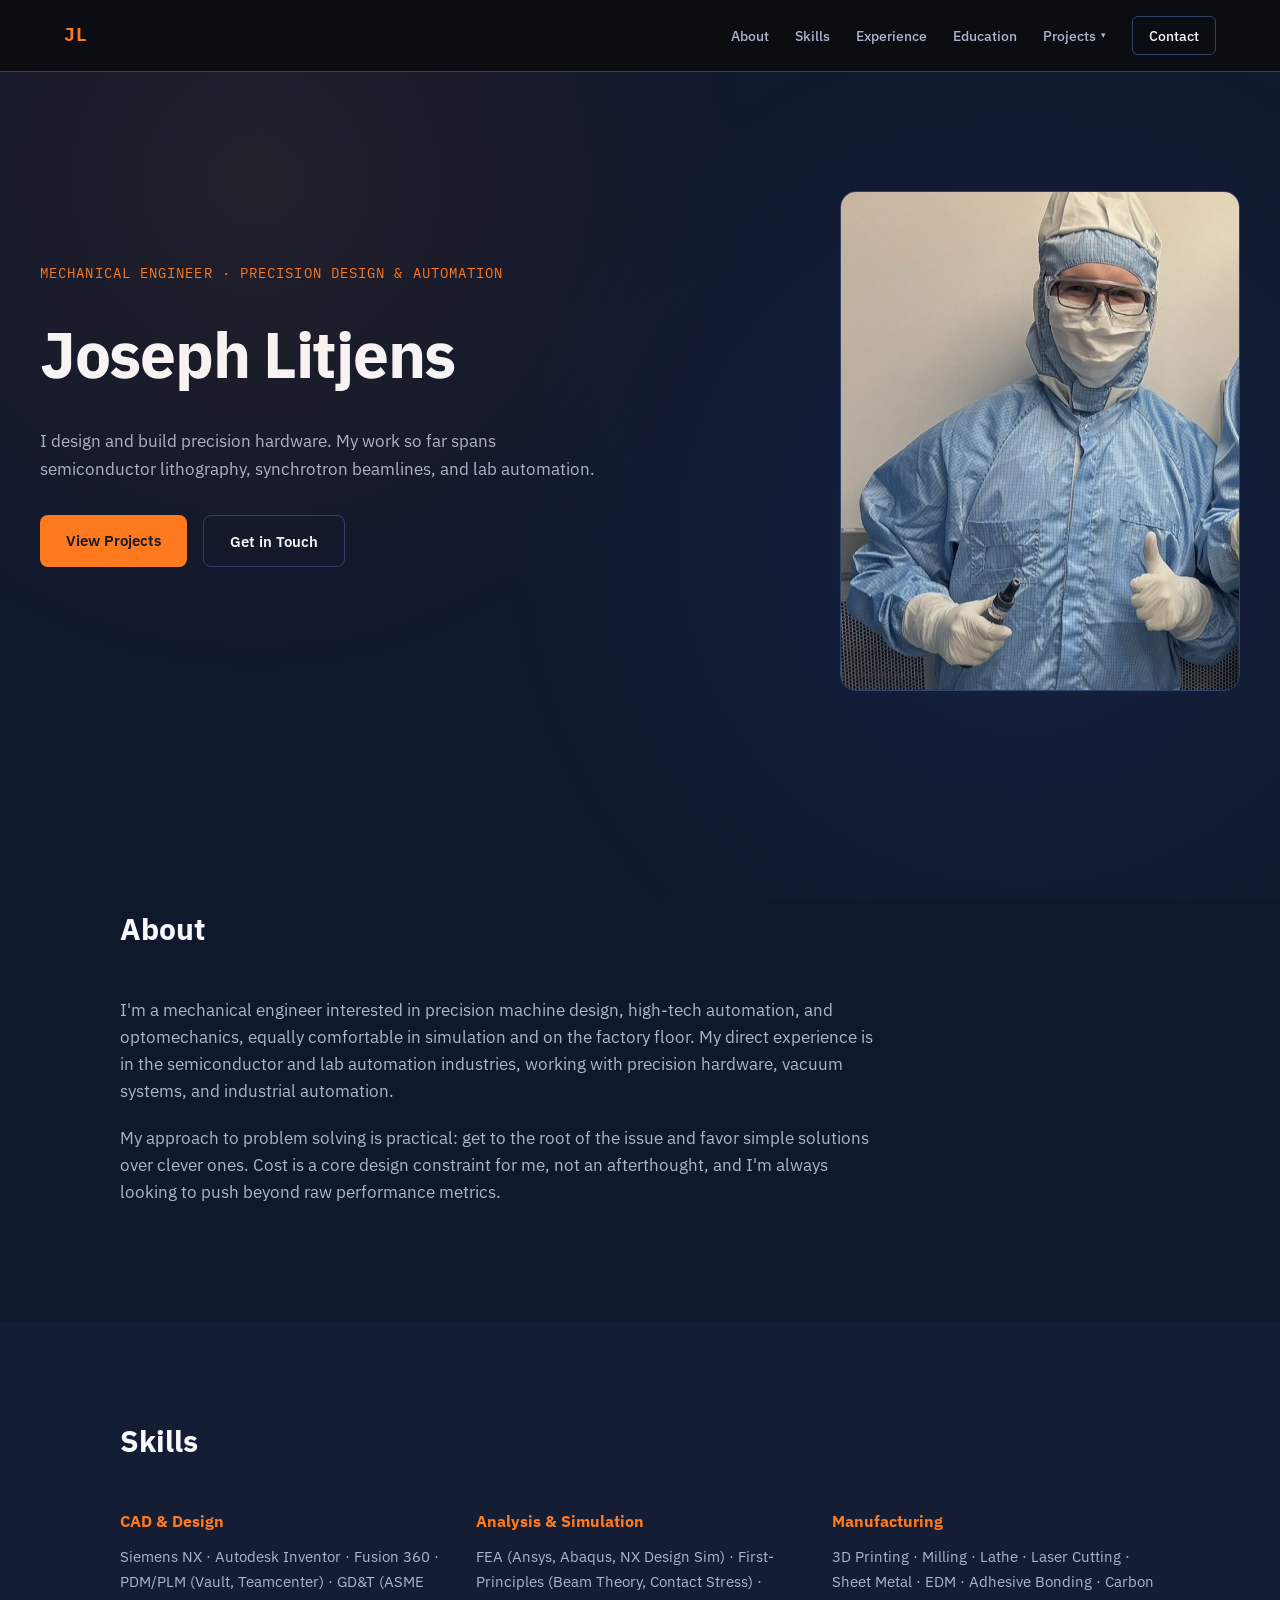
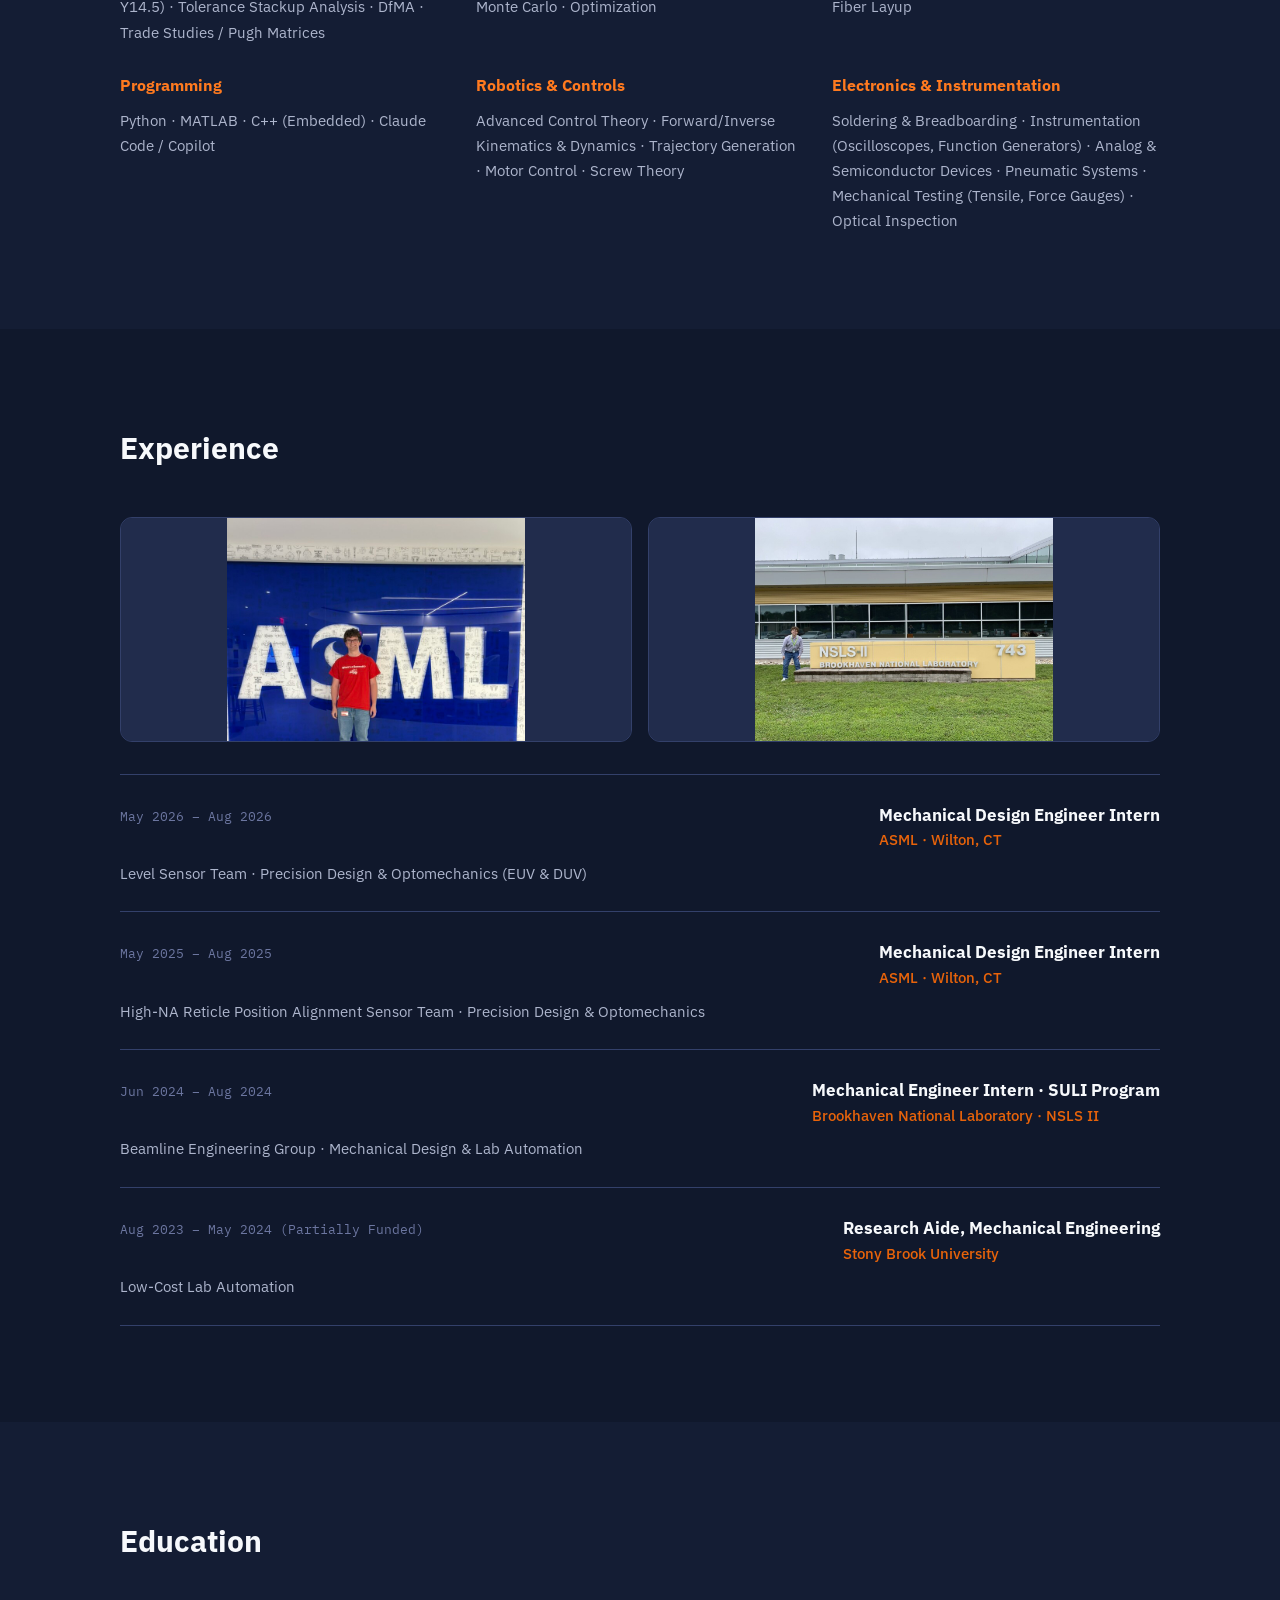
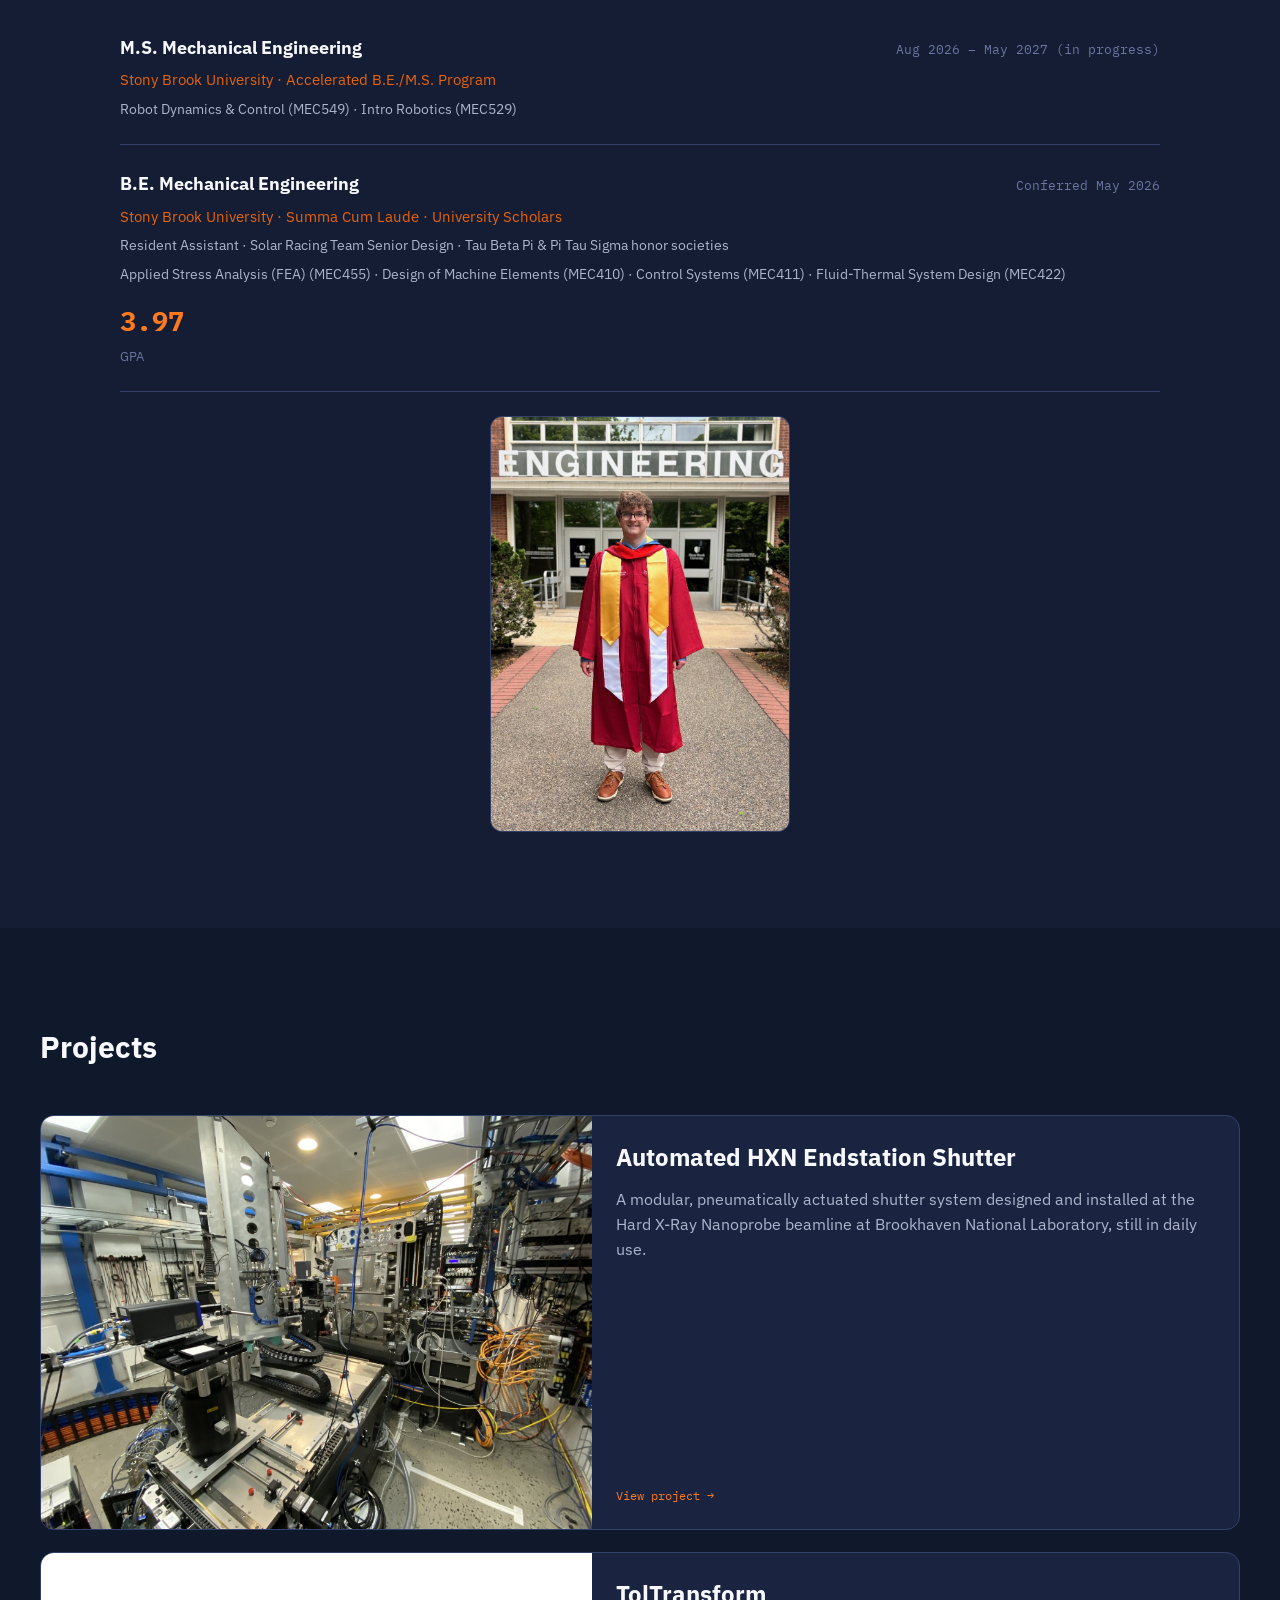
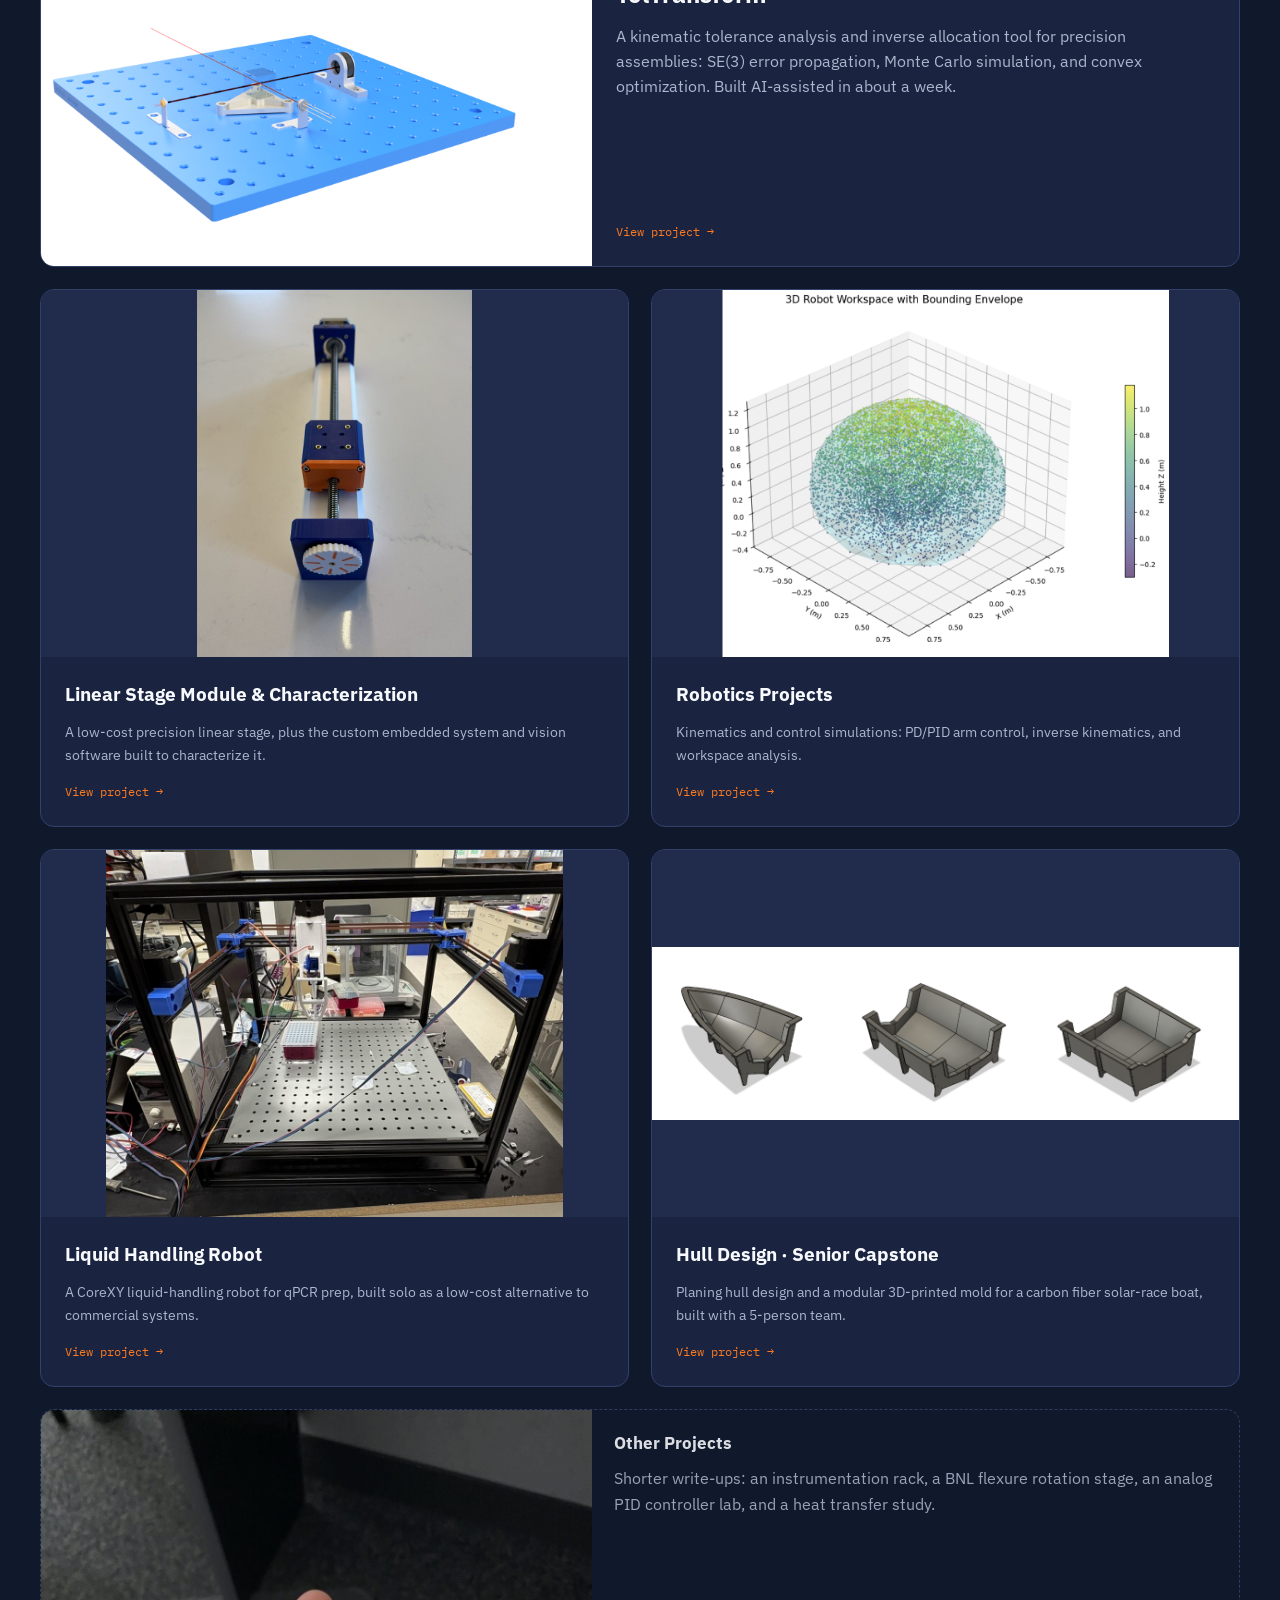
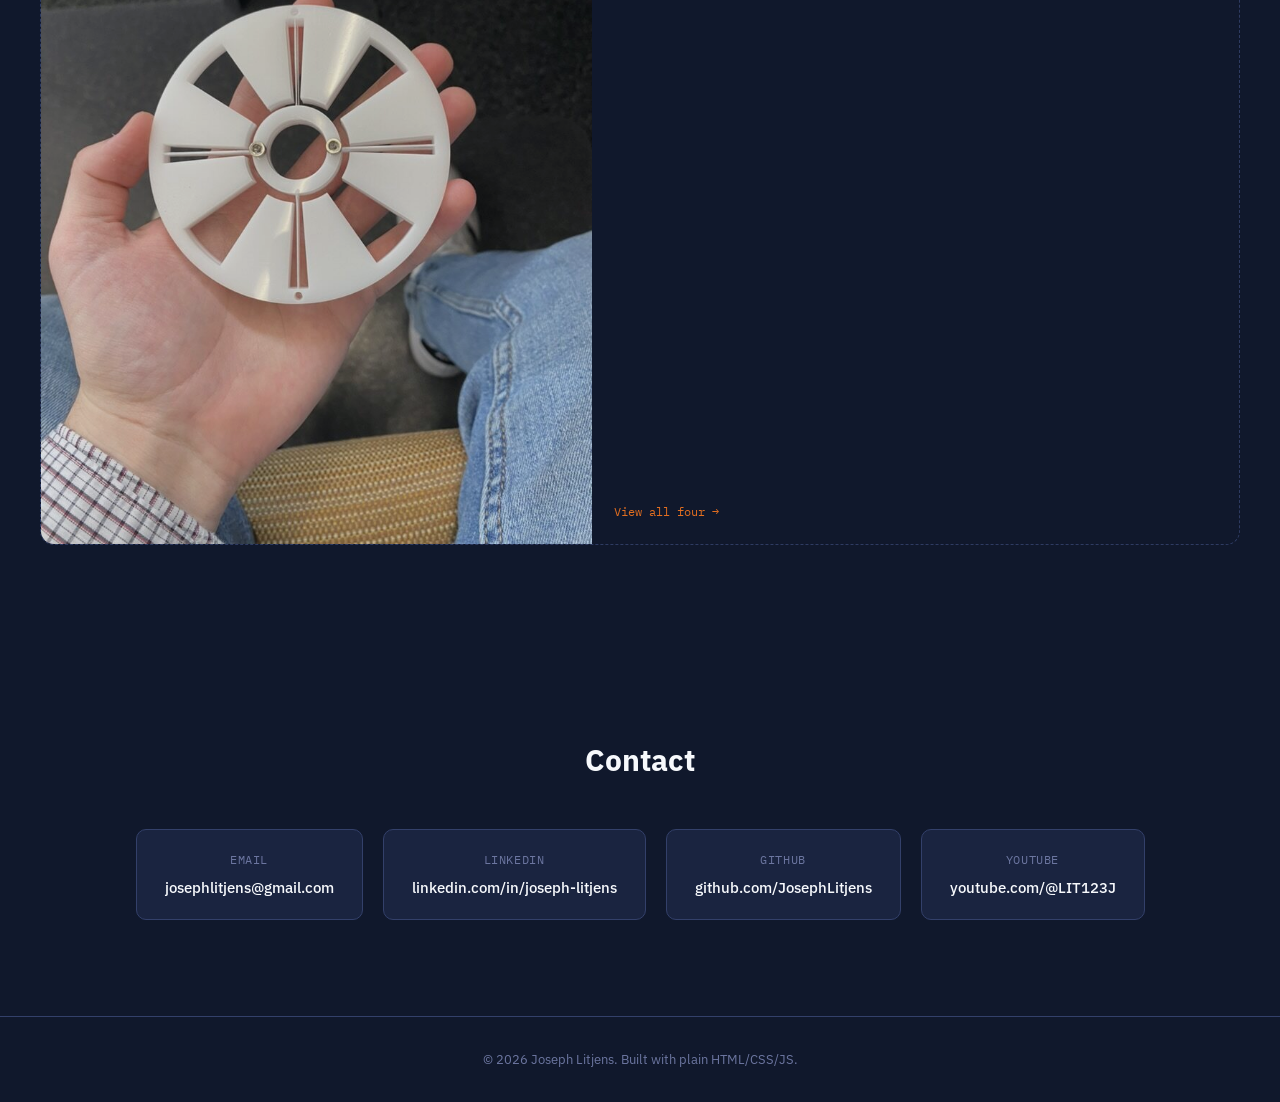
<file: index.html>
<!DOCTYPE html>
<html lang="en">
<head>
<meta charset="UTF-8">
<meta name="viewport" content="width=device-width, initial-scale=1.0">
<title>Joseph Litjens | Mechanical Engineer</title>
<meta name="description" content="Portfolio of Joseph Litjens: precision mechanical design, robotics, and automation.">
<link rel="icon" type="image/svg+xml" href="favicon.svg">
<meta property="og:type" content="website">
<meta property="og:title" content="Joseph Litjens | Mechanical Engineer">
<meta property="og:description" content="Portfolio of Joseph Litjens: precision mechanical design, robotics, and automation.">
<meta property="og:url" content="https://josephlitjens.github.io/">
<meta property="og:image" content="https://josephlitjens.github.io/assets/shared/hero-personal.jpg">
<meta name="twitter:card" content="summary_large_image">
<link rel="preconnect" href="https://fonts.googleapis.com">
<link href="https://fonts.googleapis.com/css2?family=IBM+Plex+Sans:wght@400;500;600;700&family=IBM+Plex+Mono:wght@400;500;600&display=swap" rel="stylesheet">
<link rel="stylesheet" href="style.css">
</head>
<body>
<div class="noise"></div>

<header class="site-header" id="top">
  <nav class="nav">
    <a class="nav-logo" href="index.html">JL</a>
    <button class="nav-toggle" id="navToggle" aria-label="Toggle menu"><span></span><span></span><span></span></button>
    <ul class="nav-links" id="navLinks">
      <li><a href="#about">About</a></li>
      <li><a href="#skills">Skills</a></li>
      <li><a href="#experience">Experience</a></li>
      <li><a href="#education">Education</a></li>
      <li class="nav-dropdown-wrap">
        <a href="#" class="nav-dropdown-trigger">Projects <span class="nav-caret">▾</span></a>
        <ul class="nav-dropdown">
          <li><a href="projects/shutter.html">Shutter</a></li>
          <li><a href="projects/toltransform.html">TolTransform</a></li>
          <li><a href="projects/linear-stage.html">Linear Stage</a></li>
          <li><a href="projects/robotics.html">Robotics</a></li>
          <li><a href="projects/lhr.html">Liquid Handling Robot</a></li>
          <li><a href="projects/hull-mold.html">Hull Design</a></li>
          <li class="nav-dropdown-divider"></li>
          <li><a href="projects/other.html">Other Projects</a></li>
        </ul>
      </li>
      <li><a href="#contact" class="nav-cta">Contact</a></li>
    </ul>
  </nav>
</header>

<main>

  <!-- HERO -->
  <section class="hero">
    <div class="hero-inner reveal">
      <div>
        <p class="eyebrow">Mechanical Engineer · Precision Design &amp; Automation</p>
        <h1>Joseph Litjens</h1>
        <p class="hero-sub">I design and build precision hardware. My work so far spans semiconductor lithography, synchrotron beamlines, and lab automation.</p>
        <div class="hero-actions">
          <a href="#projects" class="btn btn-primary">View Projects</a>
          <a href="#contact" class="btn btn-ghost">Get in Touch</a>
        </div>
      </div>
      <div class="hero-photo">
        <img src="assets/shared/hero-personal.jpg" alt="Joseph Litjens in a cleanroom suit at ASML">
      </div>
    </div>
  </section>

  <!-- ABOUT -->
  <section id="about" class="section">
    <div class="section-inner reveal">
      <h2 class="section-title">About</h2>
      <p class="about-text">
        I'm a mechanical engineer interested in precision machine design, high-tech automation, and optomechanics, equally comfortable in simulation and on the factory floor. My direct experience is in the semiconductor and lab automation industries, working with precision hardware, vacuum systems, and industrial automation.
      </p>
      <p class="about-text">
        My approach to problem solving is practical: get to the root of the issue and favor simple solutions over clever ones. Cost is a core design constraint for me, not an afterthought, and I'm always looking to push beyond raw performance metrics.
      </p>
    </div>
  </section>

  <!-- SKILLS -->
  <section id="skills" class="section section-alt">
    <div class="section-inner reveal">
      <h2 class="section-title">Skills</h2>
      <div class="skills-grid">
        <div class="skill-group">
          <h3>CAD &amp; Design</h3>
          <p>Siemens NX · Autodesk Inventor · Fusion 360 · PDM/PLM (Vault, Teamcenter) · GD&amp;T (ASME Y14.5) · Tolerance Stackup Analysis · DfMA · Trade Studies / Pugh Matrices</p>
        </div>
        <div class="skill-group">
          <h3>Analysis &amp; Simulation</h3>
          <p>FEA (Ansys, Abaqus, NX Design Sim) · First-Principles (Beam Theory, Contact Stress) · Monte Carlo · Optimization</p>
        </div>
        <div class="skill-group">
          <h3>Manufacturing</h3>
          <p>3D Printing · Milling · Lathe · Laser Cutting · Sheet Metal · EDM · Adhesive Bonding · Carbon Fiber Layup</p>
        </div>
        <div class="skill-group">
          <h3>Programming</h3>
          <p>Python · MATLAB · C++ (Embedded) · Claude Code / Copilot</p>
        </div>
        <div class="skill-group">
          <h3>Robotics &amp; Controls</h3>
          <p>Advanced Control Theory · Forward/Inverse Kinematics &amp; Dynamics · Trajectory Generation · Motor Control · Screw Theory</p>
        </div>
        <div class="skill-group">
          <h3>Electronics &amp; Instrumentation</h3>
          <p>Soldering &amp; Breadboarding · Instrumentation (Oscilloscopes, Function Generators) · Analog &amp; Semiconductor Devices · Pneumatic Systems · Mechanical Testing (Tensile, Force Gauges) · Optical Inspection</p>
        </div>
      </div>
    </div>
  </section>

  <!-- EXPERIENCE (position overviews only; full detail lives on project pages, not repeated from resume) -->
  <section id="experience" class="section">
    <div class="section-inner reveal">
      <h2 class="section-title">Experience</h2>
      <div class="pair" style="margin: 0 0 32px;">
        <figure><div class="gallery-img-box" style="aspect-ratio: 16/7;"><img src="assets/shared/asml-sign.jpg" alt="Joseph Litjens in front of the ASML sign at the Wilton, CT office"></div></figure>
        <figure><div class="gallery-img-box" style="aspect-ratio: 16/7;"><img src="assets/shared/nsls-sign.jpg" alt="Joseph Litjens outside the NSLS II building at Brookhaven National Laboratory"></div></figure>
      </div>
      <div class="exp-list">
        <div class="exp-item">
          <div>
            <div class="exp-role">Mechanical Design Engineer Intern</div>
            <div class="exp-org">ASML · Wilton, CT</div>
          </div>
          <div class="exp-date">May 2026 – Aug 2026</div>
          <p class="exp-desc">Level Sensor Team · Precision Design &amp; Optomechanics (EUV &amp; DUV)</p>
        </div>
        <div class="exp-item">
          <div>
            <div class="exp-role">Mechanical Design Engineer Intern</div>
            <div class="exp-org">ASML · Wilton, CT</div>
          </div>
          <div class="exp-date">May 2025 – Aug 2025</div>
          <p class="exp-desc">High-NA Reticle Position Alignment Sensor Team · Precision Design &amp; Optomechanics</p>
        </div>
        <div class="exp-item">
          <div>
            <div class="exp-role">Mechanical Engineer Intern · SULI Program</div>
            <div class="exp-org">Brookhaven National Laboratory · NSLS II</div>
          </div>
          <div class="exp-date">Jun 2024 – Aug 2024</div>
          <p class="exp-desc">Beamline Engineering Group · Mechanical Design & Lab Automation</p>
        </div>
        <div class="exp-item">
          <div>
            <div class="exp-role">Research Aide, Mechanical Engineering</div>
            <div class="exp-org">Stony Brook University</div>
          </div>
          <div class="exp-date">Aug 2023 – May 2024 (Partially Funded)</div>
          <p class="exp-desc">Low-Cost Lab Automation</p>
        </div>
      </div>
    </div>
  </section>

  <!-- EDUCATION -->
  <section id="education" class="section section-alt">
    <div class="section-inner reveal">
      <h2 class="section-title">Education</h2>
      <div class="edu-item">
        <div class="edu-head">
          <h3>M.S. Mechanical Engineering</h3>
          <span class="stat-label" style="font-family: var(--mono);">Aug 2026 – May 2027 (in progress)</span>
        </div>
        <p class="edu-org">Stony Brook University · Accelerated B.E./M.S. Program</p>
        <p class="edu-detail">Robot Dynamics & Control (MEC549) · Intro Robotics (MEC529)</p>
      </div>
      <div class="edu-item">
        <div class="edu-head">
          <h3>B.E. Mechanical Engineering</h3>
          <span class="stat-label" style="font-family: var(--mono);">Conferred May 2026</span>
        </div>
        <p class="edu-org">Stony Brook University · Summa Cum Laude · University Scholars</p>
        <p class="edu-detail">Resident Assistant · Solar Racing Team Senior Design · Tau Beta Pi &amp; Pi Tau Sigma honor societies</p>
        <p class="edu-detail">Applied Stress Analysis (FEA) (MEC455) · Design of Machine Elements (MEC410) · Control Systems (MEC411) · Fluid-Thermal System Design (MEC422)</p>
        <div class="stat" style="margin-top: 14px;"><span class="stat-num">3.97</span><span class="stat-label">GPA</span></div>
      </div>
      <div class="figure-full" style="max-width: 300px; margin: 24px auto 0;">
        <img src="assets/shared/grad-photo.jpg" alt="Joseph Litjens at Stony Brook University graduation, outside the Engineering building">
      </div>
    </div>
  </section>

  <!-- PROJECTS -->
  <section id="projects" class="section">
    <div class="section-inner-wide reveal">
      <h2 class="section-title">Projects</h2>
      <div class="project-grid">

        <article class="project-card featured">
          <div class="project-card-img"><img src="assets/shutter/hero-installation.jpg" alt="The HXN endstation at NSLS II"></div>
          <div class="project-card-body">
            <h3>Automated HXN Endstation Shutter</h3>
            <p>A modular, pneumatically actuated shutter system designed and installed at the Hard X-Ray Nanoprobe beamline at Brookhaven National Laboratory, still in daily use.</p>
            <div class="project-card-link"><a href="projects/shutter.html">View project →</a></div>
          </div>
        </article>

        <article class="project-card featured">
          <div class="project-card-img"><img src="assets/toltransform/hero-interferometer.png" alt="TolTransform rendered optical interferometer setup"></div>
          <div class="project-card-body">
            <h3>TolTransform</h3>
            <p>A kinematic tolerance analysis and inverse allocation tool for precision assemblies: SE(3) error propagation, Monte Carlo simulation, and convex optimization. Built AI-assisted in about a week.</p>
            <div class="project-card-link"><a href="projects/toltransform.html">View project →</a></div>
          </div>
        </article>

        <article class="project-card">
          <div class="project-card-img"><img src="assets/linear-stage/hero-module.jpg" alt="Precision linear stage module"></div>
          <div class="project-card-body">
            <h3>Linear Stage Module &amp; Characterization</h3>
            <p>A low-cost precision linear stage, plus the custom embedded system and vision software built to characterize it.</p>
            <div class="project-card-link"><a href="projects/linear-stage.html">View project →</a></div>
          </div>
        </article>

        <article class="project-card">
          <div class="project-card-img"><img src="assets/robotics/workspace-3d-envelope.png" alt="Robot workspace envelope simulation"></div>
          <div class="project-card-body">
            <h3>Robotics Projects</h3>
            <p>Kinematics and control simulations: PD/PID arm control, inverse kinematics, and workspace analysis.</p>
            <div class="project-card-link"><a href="projects/robotics.html">View project →</a></div>
          </div>
        </article>

        <article class="project-card">
          <div class="project-card-img"><img src="assets/lhr/hero-robot.jpg" alt="Liquid handling robot"></div>
          <div class="project-card-body">
            <h3>Liquid Handling Robot</h3>
            <p>A CoreXY liquid-handling robot for qPCR prep, built solo as a low-cost alternative to commercial systems.</p>
            <div class="project-card-link"><a href="projects/lhr.html">View project →</a></div>
          </div>
        </article>

        <article class="project-card">
          <div class="project-card-img"><img src="assets/hull-mold/hero-mold-sections.png" alt="Modular 3D-printed hull mold"></div>
          <div class="project-card-body">
            <h3>Hull Design · Senior Capstone</h3>
            <p>Planing hull design and a modular 3D-printed mold for a carbon fiber solar-race boat, built with a 5-person team.</p>
            <div class="project-card-link"><a href="projects/hull-mold.html">View project →</a></div>
          </div>
        </article>

        <article class="project-card featured light">
          <div class="project-card-img"><img src="assets/other/rotstage-flexure-photo.jpg" alt="Assorted smaller projects"></div>
          <div class="project-card-body">
            <h3>Other Projects</h3>
            <p>Shorter write-ups: an instrumentation rack, a BNL flexure rotation stage, an analog PID controller lab, and a heat transfer study.</p>
            <div class="project-card-link"><a href="projects/other.html">View all four →</a></div>
          </div>
        </article>

      </div>
    </div>
  </section>

  <!-- CONTACT -->
  <section id="contact" class="section section-contact">
    <div class="section-inner reveal">
      <h2 class="section-title">Contact</h2>
      <div class="contact-links">
        <a href="mailto:josephlitjens@gmail.com" class="contact-link"><span class="contact-label">Email</span><span class="contact-value">josephlitjens@gmail.com</span></a>
        <a href="https://www.linkedin.com/in/joseph-litjens/" target="_blank" rel="noopener" class="contact-link"><span class="contact-label">LinkedIn</span><span class="contact-value">linkedin.com/in/joseph-litjens</span></a>
        <a href="https://github.com/JosephLitjens" target="_blank" rel="noopener" class="contact-link"><span class="contact-label">GitHub</span><span class="contact-value">github.com/JosephLitjens</span></a>
        <a href="https://www.youtube.com/@LIT123J" target="_blank" rel="noopener" class="contact-link"><span class="contact-label">YouTube</span><span class="contact-value">youtube.com/@LIT123J</span></a>
      </div>
    </div>
  </section>

</main>

<footer class="site-footer">
  <p>&copy; <span id="year"></span> Joseph Litjens. Built with plain HTML/CSS/JS.</p>
</footer>

<script src="script.js"></script>
</body>
</html>
</file>
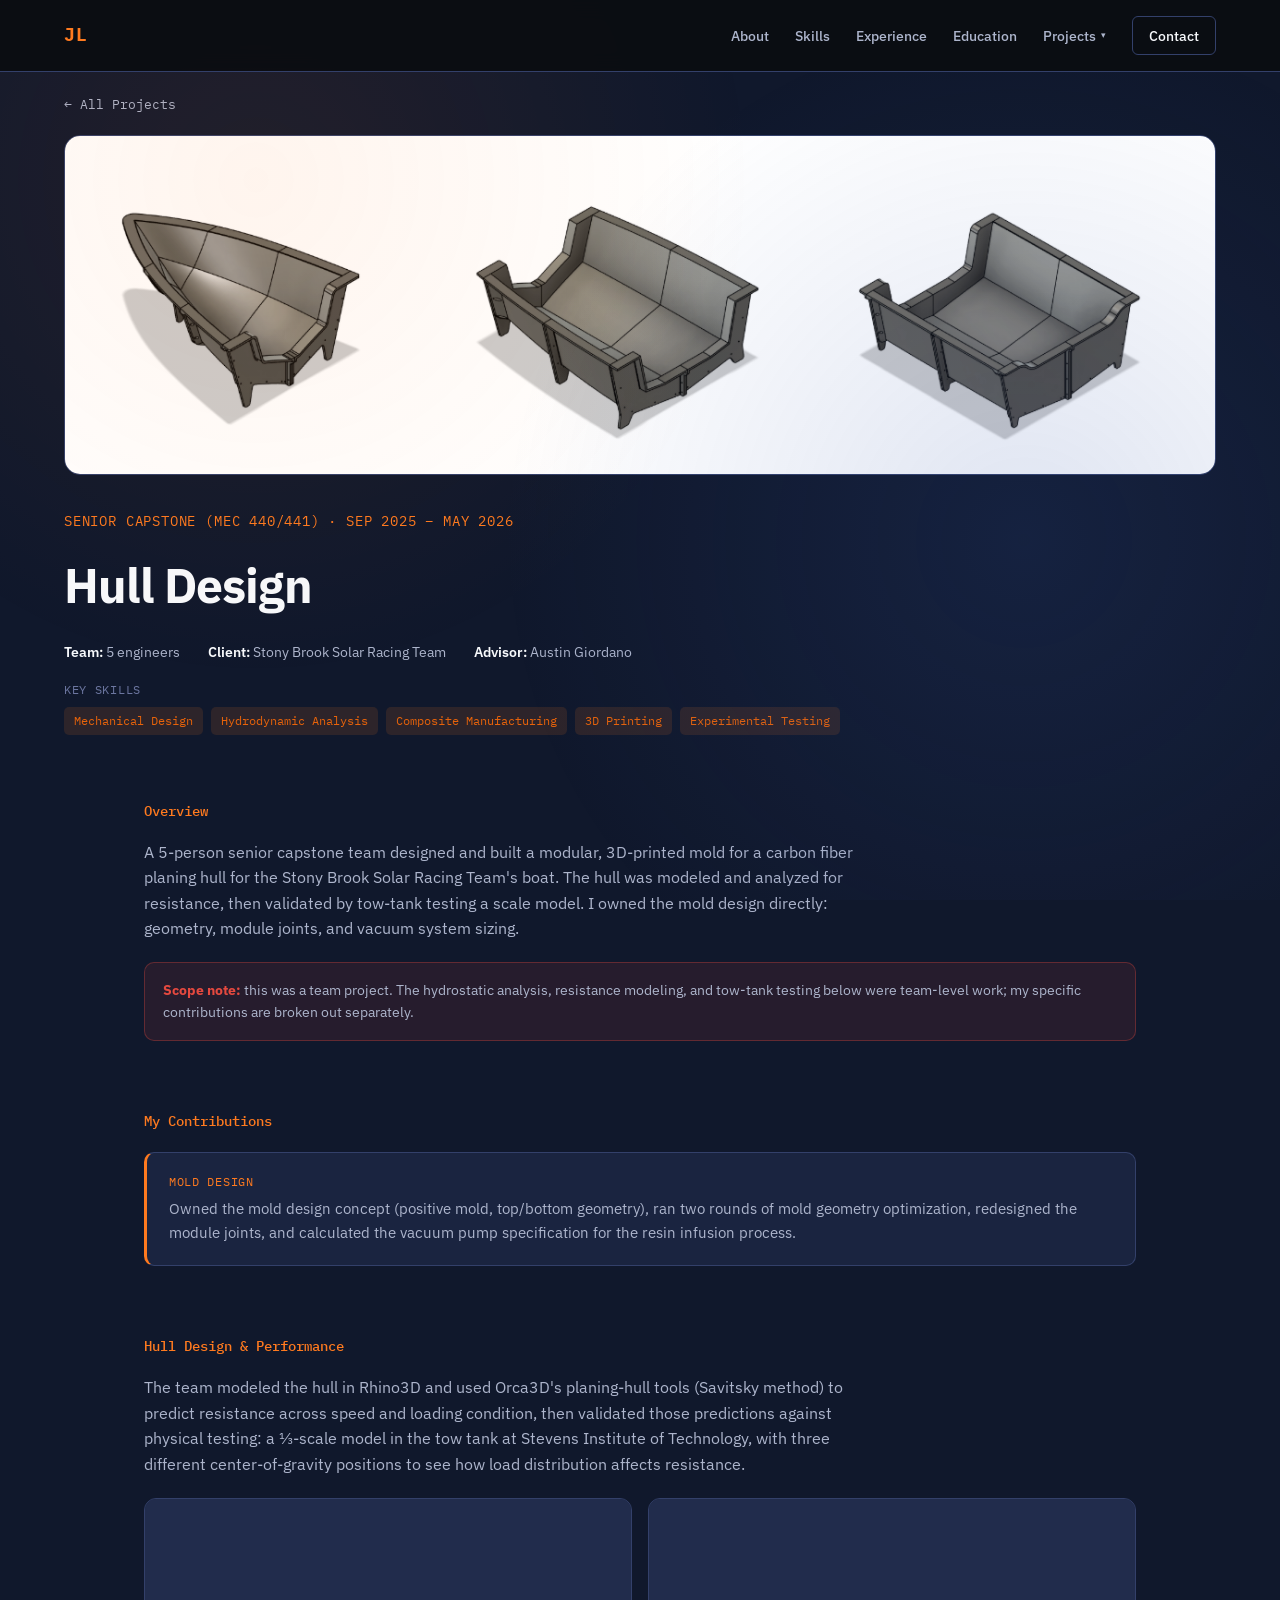
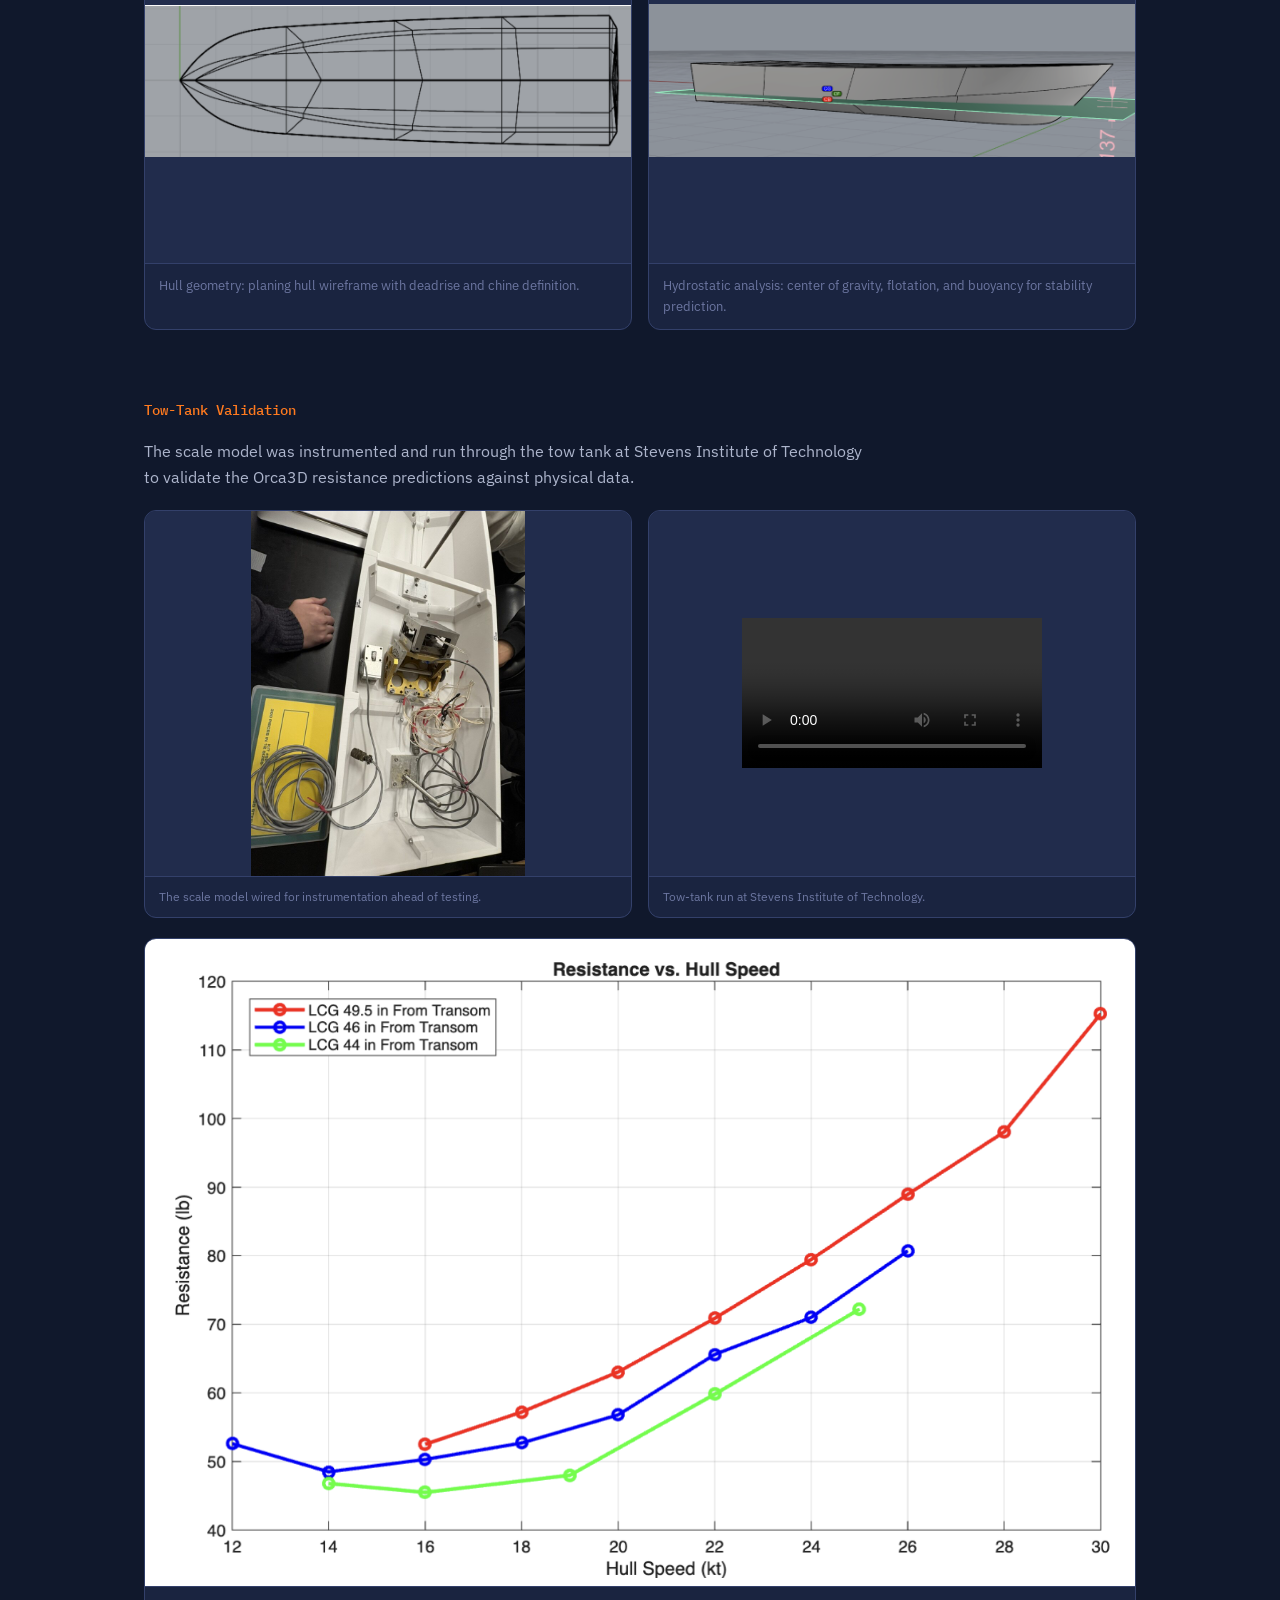
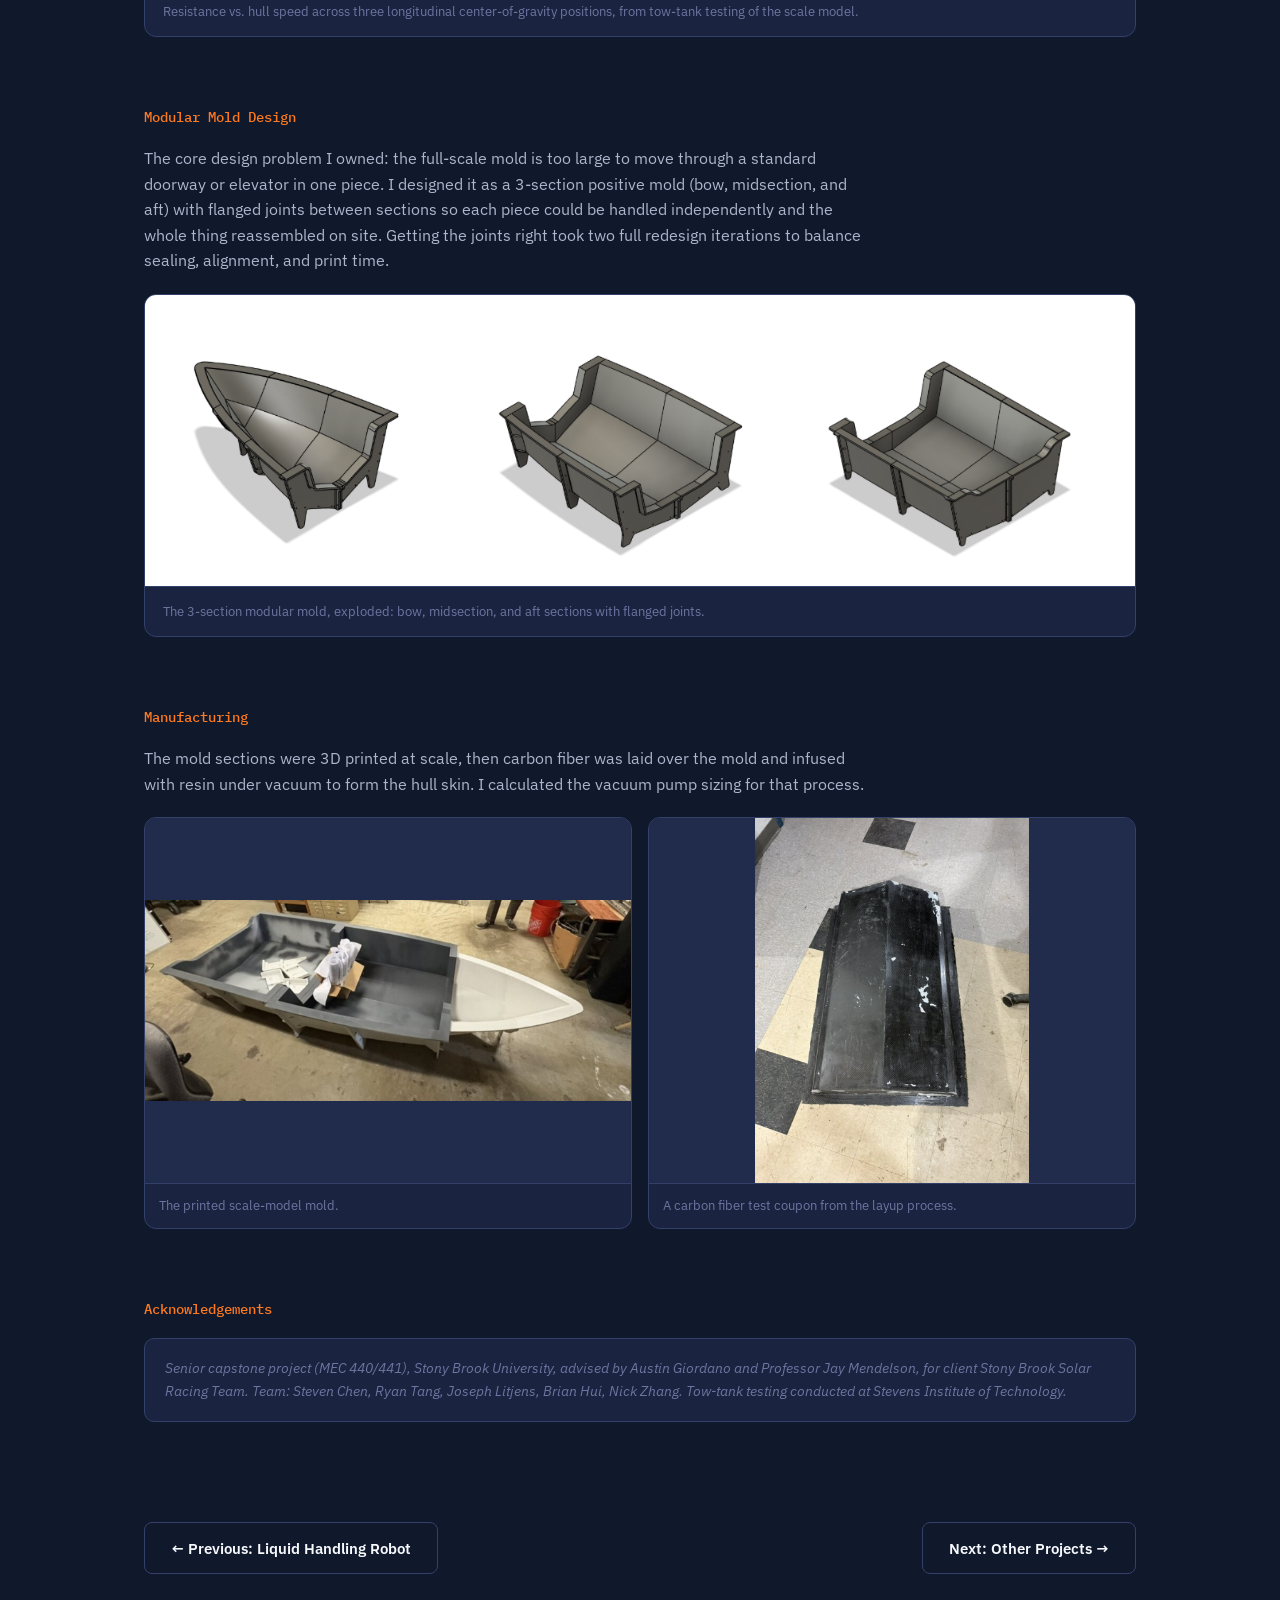
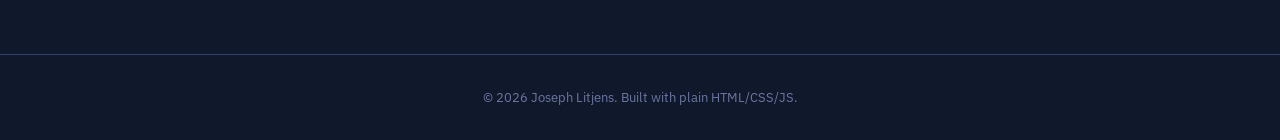
<file: projects/hull-mold.html>
<!DOCTYPE html>
<html lang="en">
<head>
<meta charset="UTF-8">
<meta name="viewport" content="width=device-width, initial-scale=1.0">
<title>Hull Design · Senior Capstone | Joseph Litjens</title>
<meta name="description" content="A modular 3D-printed mold for a carbon fiber solar-race boat hull, built with a 5-person senior design team.">
<link rel="icon" type="image/svg+xml" href="../favicon.svg">
<meta property="og:type" content="website">
<meta property="og:title" content="Hull Design · Senior Capstone | Joseph Litjens">
<meta property="og:description" content="A modular 3D-printed mold for a carbon fiber solar-race boat hull, built with a 5-person senior design team.">
<meta property="og:url" content="https://josephlitjens.github.io/projects/hull-mold.html">
<meta property="og:image" content="https://josephlitjens.github.io/assets/hull-mold/hero-mold-sections.png">
<meta name="twitter:card" content="summary_large_image">
<link rel="preconnect" href="https://fonts.googleapis.com">
<link href="https://fonts.googleapis.com/css2?family=IBM+Plex+Sans:wght@400;500;600;700&family=IBM+Plex+Mono:wght@400;500;600&display=swap" rel="stylesheet">
<link rel="stylesheet" href="../style.css">
</head>
<body>
<div class="noise"></div>

<header class="site-header" id="top">
  <nav class="nav">
    <a class="nav-logo" href="../index.html">JL</a>
    <button class="nav-toggle" id="navToggle" aria-label="Toggle menu"><span></span><span></span><span></span></button>
    <ul class="nav-links" id="navLinks">
      <li><a href="../index.html#about">About</a></li>
      <li><a href="../index.html#skills">Skills</a></li>
      <li><a href="../index.html#experience">Experience</a></li>
      <li><a href="../index.html#education">Education</a></li>
      <li class="nav-dropdown-wrap">
        <a href="#" class="nav-dropdown-trigger">Projects <span class="nav-caret">▾</span></a>
        <ul class="nav-dropdown">
          <li><a href="shutter.html">Shutter</a></li>
          <li><a href="toltransform.html">TolTransform</a></li>
          <li><a href="linear-stage.html">Linear Stage</a></li>
          <li><a href="robotics.html">Robotics</a></li>
          <li><a href="lhr.html">Liquid Handling Robot</a></li>
          <li><a href="hull-mold.html">Hull Design</a></li>
          <li class="nav-dropdown-divider"></li>
          <li><a href="other.html">Other Projects</a></li>
        </ul>
      </li>
      <li><a href="../index.html#contact" class="nav-cta">Contact</a></li>
    </ul>
  </nav>
</header>

<div class="breadcrumb"><a href="../index.html">← All Projects</a></div>

<div class="project-hero">
  <div class="project-hero-img"><img src="../assets/hull-mold/hero-mold-sections.png" alt="Three-section modular hull mold render"></div>
  <div class="project-hero-head reveal">
    <p class="project-hero-tag">Senior Capstone (MEC 440/441) · Sep 2025 – May 2026</p>
    <h1>Hull Design</h1>
    <div class="project-hero-meta">
      <span><strong>Team:</strong> 5 engineers</span>
      <span><strong>Client:</strong> Stony Brook Solar Racing Team</span>
      <span><strong>Advisor:</strong> Austin Giordano</span>
    </div>
    <p class="skills-used-label">Key Skills</p>
    <ul class="tag-row">
      <li>Mechanical Design</li>
      <li>Hydrodynamic Analysis</li>
      <li>Composite Manufacturing</li>
      <li>3D Printing</li>
      <li>Experimental Testing</li>
    </ul>
  </div>
</div>

<div class="project-body">

  <section class="project-section reveal">
    <h2><span class="section-num">Overview</span></h2>
    <p>A 5-person senior capstone team designed and built a modular, 3D-printed mold for a carbon fiber planing hull for the Stony Brook Solar Racing Team's boat. The hull was modeled and analyzed for resistance, then validated by tow-tank testing a scale model. I owned the mold design directly: geometry, module joints, and vacuum system sizing.</p>
    <div class="note-box"><strong>Scope note:</strong> this was a team project. The hydrostatic analysis, resistance modeling, and tow-tank testing below were team-level work; my specific contributions are broken out separately.</div>
  </section>

  <section class="project-section reveal">
    <h2><span class="section-num">My Contributions</span></h2>
    <div class="result-box">
      <div class="result-label">Mold Design</div>
      <p>Owned the mold design concept (positive mold, top/bottom geometry), ran two rounds of mold geometry optimization, redesigned the module joints, and calculated the vacuum pump specification for the resin infusion process.</p>
    </div>
  </section>

  <section class="project-section reveal">
    <h2><span class="section-num">Hull Design &amp; Performance</span></h2>
    <p>The team modeled the hull in Rhino3D and used Orca3D's planing-hull tools (Savitsky method) to predict resistance across speed and loading condition, then validated those predictions against physical testing: a ⅓-scale model in the tow tank at Stevens Institute of Technology, with three different center-of-gravity positions to see how load distribution affects resistance.</p>
    <div class="gallery gallery-2">
      <figure><div class="gallery-img-box"><img src="../assets/hull-mold/hull-geometry.png" alt="Hull wireframe geometry in Rhino"></div><figcaption>Hull geometry: planing hull wireframe with deadrise and chine definition.</figcaption></figure>
      <figure><div class="gallery-img-box"><img src="../assets/hull-mold/hydrostatics.png" alt="Orca3D hydrostatic stability analysis showing CG, CF, CB"></div><figcaption>Hydrostatic analysis: center of gravity, flotation, and buoyancy for stability prediction.</figcaption></figure>
    </div>
  </section>

  <section class="project-section reveal">
    <h2><span class="section-num">Tow-Tank Validation</span></h2>
    <p>The scale model was instrumented and run through the tow tank at Stevens Institute of Technology to validate the Orca3D resistance predictions against physical data.</p>
    <div class="pair">
      <figure><div class="gallery-img-box"><img src="../assets/hull-mold/instrumented-model.jpg" alt="Instrumented scale model for tow-tank testing"></div><figcaption>The scale model wired for instrumentation ahead of testing.</figcaption></figure>
      <figure><div class="gallery-img-box"><video controls preload="metadata"><source src="../assets/hull-mold/tow-tank-test.mp4" type="video/mp4"></video></div><figcaption>Tow-tank run at Stevens Institute of Technology.</figcaption></figure>
    </div>
    <figure class="figure-full">
      <img src="../assets/hull-mold/resistance-plot.png" alt="Resistance vs hull speed for three LCG positions">
      <figcaption>Resistance vs. hull speed across three longitudinal center-of-gravity positions, from tow-tank testing of the scale model.</figcaption>
    </figure>
  </section>

  <section class="project-section reveal">
    <h2><span class="section-num">Modular Mold Design</span></h2>
    <p>The core design problem I owned: the full-scale mold is too large to move through a standard doorway or elevator in one piece. I designed it as a 3-section positive mold (bow, midsection, and aft) with flanged joints between sections so each piece could be handled independently and the whole thing reassembled on site. Getting the joints right took two full redesign iterations to balance sealing, alignment, and print time.</p>
    <figure class="figure-full">
      <img src="../assets/hull-mold/hero-mold-sections.png" alt="Exploded render of the three mold sections">
      <figcaption>The 3-section modular mold, exploded: bow, midsection, and aft sections with flanged joints.</figcaption>
    </figure>
  </section>

  <section class="project-section reveal">
    <h2><span class="section-num">Manufacturing</span></h2>
    <p>The mold sections were 3D printed at scale, then carbon fiber was laid over the mold and infused with resin under vacuum to form the hull skin. I calculated the vacuum pump sizing for that process.</p>
    <div class="gallery gallery-2">
      <figure><div class="gallery-img-box"><img src="../assets/hull-mold/printed-mold-crop.jpg" alt="Printed scale hull mold"></div><figcaption>The printed scale-model mold.</figcaption></figure>
      <figure><div class="gallery-img-box"><img src="../assets/hull-mold/carbon-fiber-coupon.jpg" alt="Carbon fiber test coupon"></div><figcaption>A carbon fiber test coupon from the layup process.</figcaption></figure>
    </div>
  </section>

  <section class="project-section reveal">
    <h2><span class="section-num">Acknowledgements</span></h2>
    <div class="ack-box">
      Senior capstone project (MEC 440/441), Stony Brook University, advised by Austin Giordano and Professor Jay Mendelson, for client Stony Brook Solar Racing Team. Team: Steven Chen, Ryan Tang, Joseph Litjens, Brian Hui, Nick Zhang. Tow-tank testing conducted at Stevens Institute of Technology.
    </div>
  </section>

</div>

<div class="project-nav-footer">
  <a href="lhr.html" class="btn btn-ghost">← Previous: Liquid Handling Robot</a>
  <a href="other.html" class="btn btn-ghost">Next: Other Projects →</a>
</div>

<footer class="site-footer">
  <p>&copy; <span id="year"></span> Joseph Litjens. Built with plain HTML/CSS/JS.</p>
</footer>

<script src="../script.js"></script>
</body>
</html>
</file>
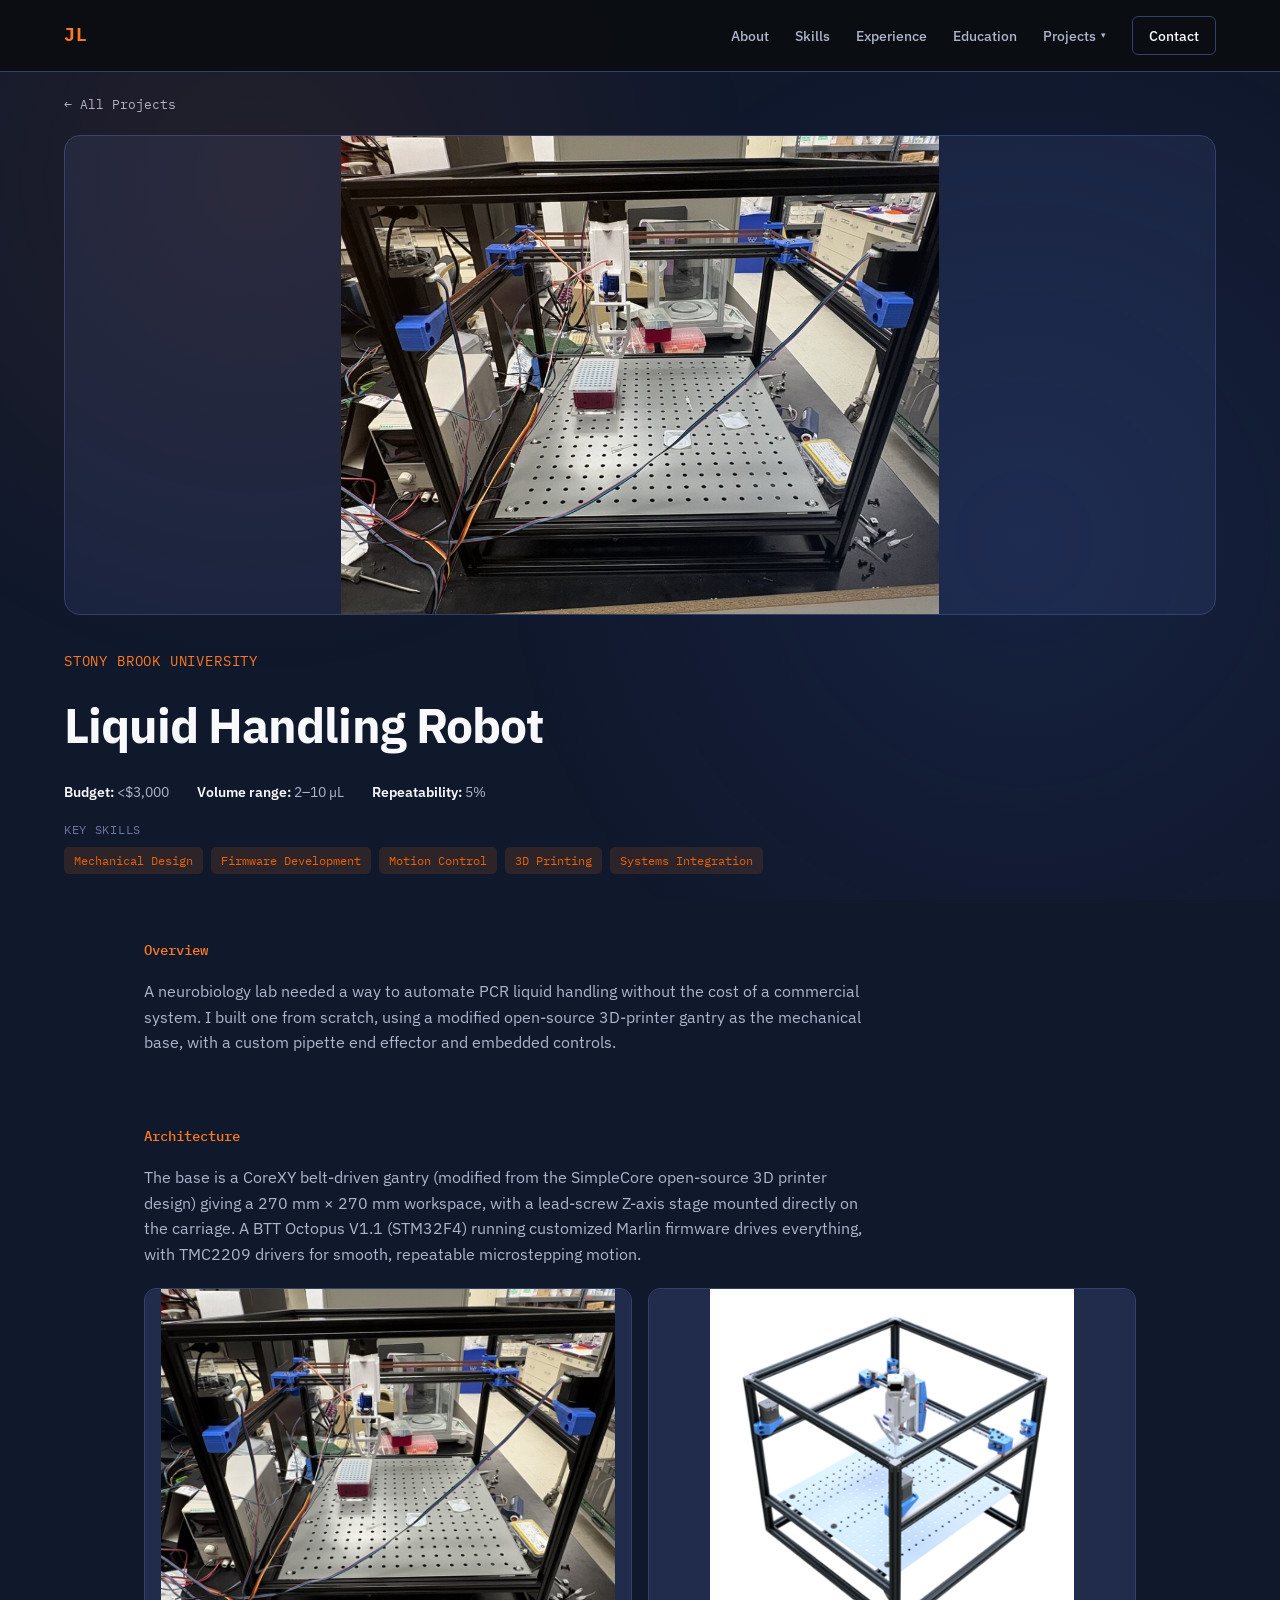
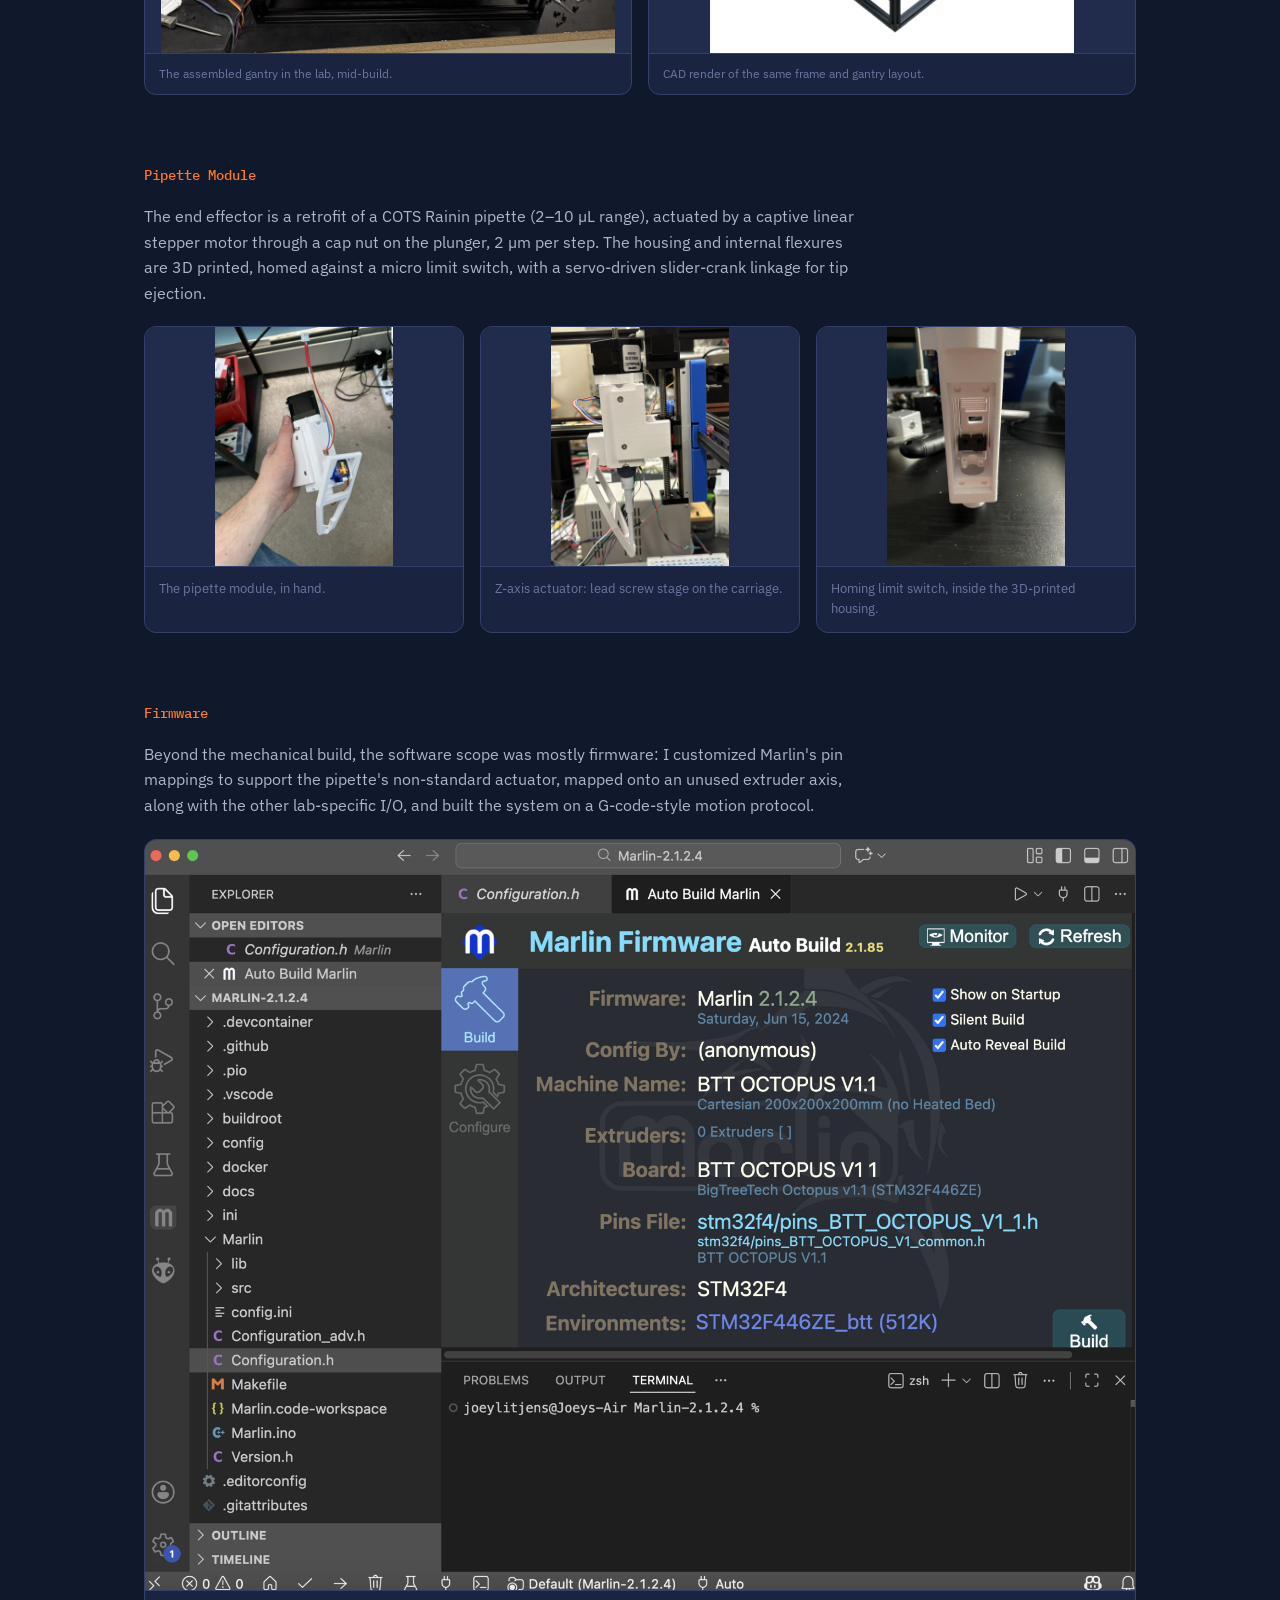
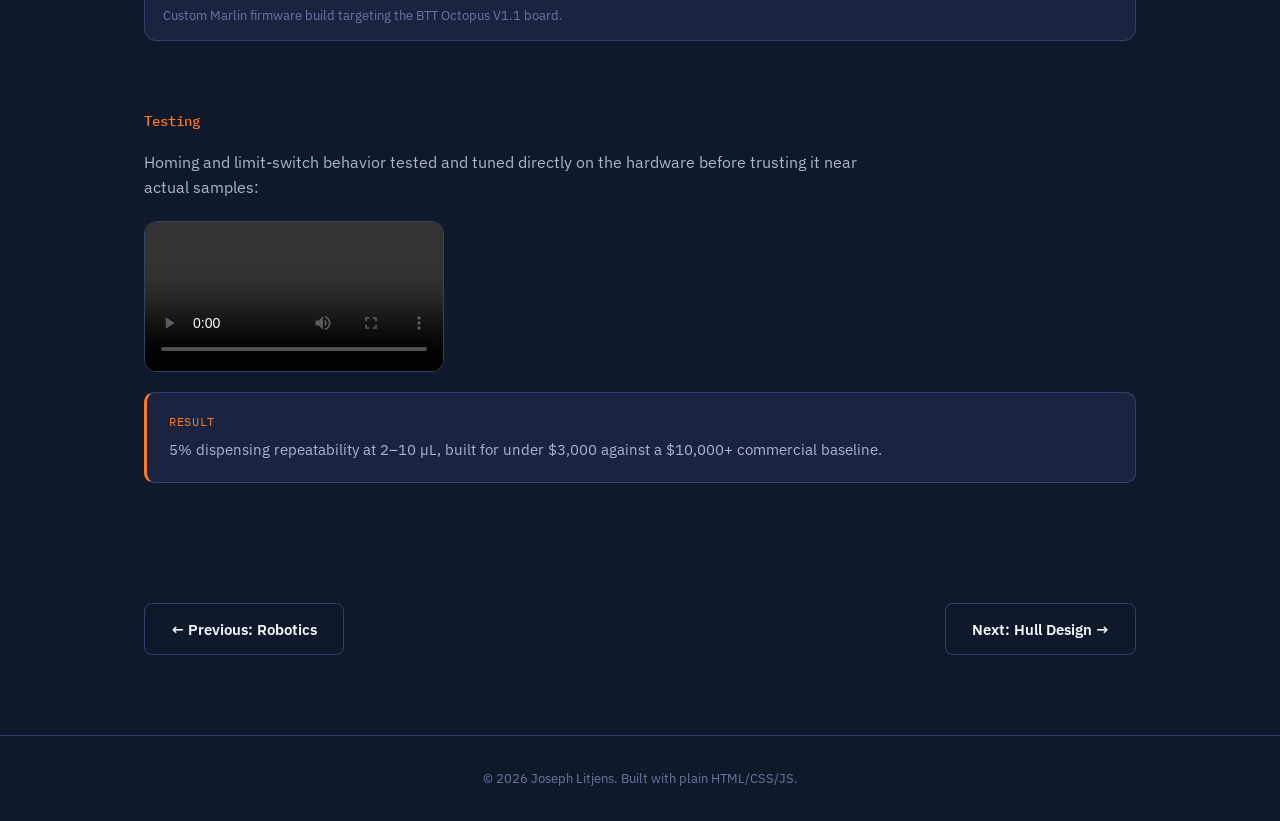
<file: projects/lhr.html>
<!DOCTYPE html>
<html lang="en">
<head>
<meta charset="UTF-8">
<meta name="viewport" content="width=device-width, initial-scale=1.0">
<title>Liquid Handling Robot | Joseph Litjens</title>
<meta name="description" content="A CoreXY liquid-handling robot for PCR prep, built as a low-cost alternative to commercial systems.">
<link rel="icon" type="image/svg+xml" href="../favicon.svg">
<meta property="og:type" content="website">
<meta property="og:title" content="Liquid Handling Robot | Joseph Litjens">
<meta property="og:description" content="A CoreXY liquid-handling robot for PCR prep, built as a low-cost alternative to commercial systems.">
<meta property="og:url" content="https://josephlitjens.github.io/projects/lhr.html">
<meta property="og:image" content="https://josephlitjens.github.io/assets/lhr/hero-robot.jpg">
<meta name="twitter:card" content="summary_large_image">
<link rel="preconnect" href="https://fonts.googleapis.com">
<link href="https://fonts.googleapis.com/css2?family=IBM+Plex+Sans:wght@400;500;600;700&family=IBM+Plex+Mono:wght@400;500;600&display=swap" rel="stylesheet">
<link rel="stylesheet" href="../style.css">
</head>
<body>
<div class="noise"></div>

<header class="site-header" id="top">
  <nav class="nav">
    <a class="nav-logo" href="../index.html">JL</a>
    <button class="nav-toggle" id="navToggle" aria-label="Toggle menu"><span></span><span></span><span></span></button>
    <ul class="nav-links" id="navLinks">
      <li><a href="../index.html#about">About</a></li>
      <li><a href="../index.html#skills">Skills</a></li>
      <li><a href="../index.html#experience">Experience</a></li>
      <li><a href="../index.html#education">Education</a></li>
      <li class="nav-dropdown-wrap">
        <a href="#" class="nav-dropdown-trigger">Projects <span class="nav-caret">▾</span></a>
        <ul class="nav-dropdown">
          <li><a href="shutter.html">Shutter</a></li>
          <li><a href="toltransform.html">TolTransform</a></li>
          <li><a href="linear-stage.html">Linear Stage</a></li>
          <li><a href="robotics.html">Robotics</a></li>
          <li><a href="lhr.html">Liquid Handling Robot</a></li>
          <li><a href="hull-mold.html">Hull Design</a></li>
          <li class="nav-dropdown-divider"></li>
          <li><a href="other.html">Other Projects</a></li>
        </ul>
      </li>
      <li><a href="../index.html#contact" class="nav-cta">Contact</a></li>
    </ul>
  </nav>
</header>

<div class="breadcrumb"><a href="../index.html">← All Projects</a></div>

<div class="project-hero">
  <div class="project-hero-img"><img src="../assets/lhr/hero-robot.jpg" alt="CoreXY liquid handling robot in the lab"></div>
  <div class="project-hero-head reveal">
    <p class="project-hero-tag">Stony Brook University</p>
    <h1>Liquid Handling Robot</h1>
    <div class="project-hero-meta">
      <span><strong>Budget:</strong> &lt;$3,000</span>
      <span><strong>Volume range:</strong> 2–10 µL</span>
      <span><strong>Repeatability:</strong> 5%</span>
    </div>
    <p class="skills-used-label">Key Skills</p>
    <ul class="tag-row">
      <li>Mechanical Design</li>
      <li>Firmware Development</li>
      <li>Motion Control</li>
      <li>3D Printing</li>
      <li>Systems Integration</li>
    </ul>
  </div>
</div>

<div class="project-body">

  <section class="project-section reveal">
    <h2><span class="section-num">Overview</span></h2>
    <p>A neurobiology lab needed a way to automate PCR liquid handling without the cost of a commercial system. I built one from scratch, using a modified open-source 3D-printer gantry as the mechanical base, with a custom pipette end effector and embedded controls.</p>
  </section>

  <section class="project-section reveal">
    <h2><span class="section-num">Architecture</span></h2>
    <p>The base is a CoreXY belt-driven gantry (modified from the SimpleCore open-source 3D printer design) giving a 270 mm × 270 mm workspace, with a lead-screw Z-axis stage mounted directly on the carriage. A BTT Octopus V1.1 (STM32F4) running customized Marlin firmware drives everything, with TMC2209 drivers for smooth, repeatable microstepping motion.</p>
    <div class="pair">
      <figure><div class="gallery-img-box"><img src="../assets/lhr/hero-robot.jpg" alt="Assembled CoreXY gantry"></div><figcaption>The assembled gantry in the lab, mid-build.</figcaption></figure>
      <figure><div class="gallery-img-box"><img src="../assets/lhr/render-gantry.png" alt="CAD render of the CoreXY gantry"></div><figcaption>CAD render of the same frame and gantry layout.</figcaption></figure>
    </div>
  </section>

  <section class="project-section reveal">
    <h2><span class="section-num">Pipette Module</span></h2>
    <p>The end effector is a retrofit of a COTS Rainin pipette (2–10 µL range), actuated by a captive linear stepper motor through a cap nut on the plunger, 2 µm per step. The housing and internal flexures are 3D printed, homed against a micro limit switch, with a servo-driven slider-crank linkage for tip ejection.</p>
    <div class="gallery gallery-3">
      <figure><div class="gallery-img-box"><img src="../assets/lhr/pipette-module.jpg" alt="Pipette module end effector"></div><figcaption>The pipette module, in hand.</figcaption></figure>
      <figure><div class="gallery-img-box"><img src="../assets/lhr/z-axis.jpg" alt="Z-axis actuator detail"></div><figcaption>Z-axis actuator: lead screw stage on the carriage.</figcaption></figure>
      <figure><div class="gallery-img-box"><img src="../assets/lhr/limit-switch.jpg" alt="Limit switch homing detail inside the pipette housing"></div><figcaption>Homing limit switch, inside the 3D-printed housing.</figcaption></figure>
    </div>
  </section>

  <section class="project-section reveal">
    <h2><span class="section-num">Firmware</span></h2>
    <p>Beyond the mechanical build, the software scope was mostly firmware: I customized Marlin's pin mappings to support the pipette's non-standard actuator, mapped onto an unused extruder axis, along with the other lab-specific I/O, and built the system on a G-code-style motion protocol.</p>
    <figure class="figure-full">
      <img src="../assets/lhr/marlin-firmware-build.png" alt="Marlin firmware build configuration">
      <figcaption>Custom Marlin firmware build targeting the BTT Octopus V1.1 board.</figcaption>
    </figure>
  </section>

  <section class="project-section reveal">
    <h2><span class="section-num">Testing</span></h2>
    <p>Homing and limit-switch behavior tested and tuned directly on the hardware before trusting it near actual samples:</p>
    <div class="video-wrap-sm">
      <video controls preload="metadata">
        <source src="../assets/lhr/limit-switch-demo.mp4" type="video/mp4">
      </video>
    </div>
    <div class="result-box">
      <div class="result-label">Result</div>
      <p>5% dispensing repeatability at 2–10 µL, built for under $3,000 against a $10,000+ commercial baseline.</p>
    </div>
  </section>

</div>

<div class="project-nav-footer">
  <a href="robotics.html" class="btn btn-ghost">← Previous: Robotics</a>
  <a href="hull-mold.html" class="btn btn-ghost">Next: Hull Design →</a>
</div>

<footer class="site-footer">
  <p>&copy; <span id="year"></span> Joseph Litjens. Built with plain HTML/CSS/JS.</p>
</footer>

<script src="../script.js"></script>
</body>
</html>
</file>
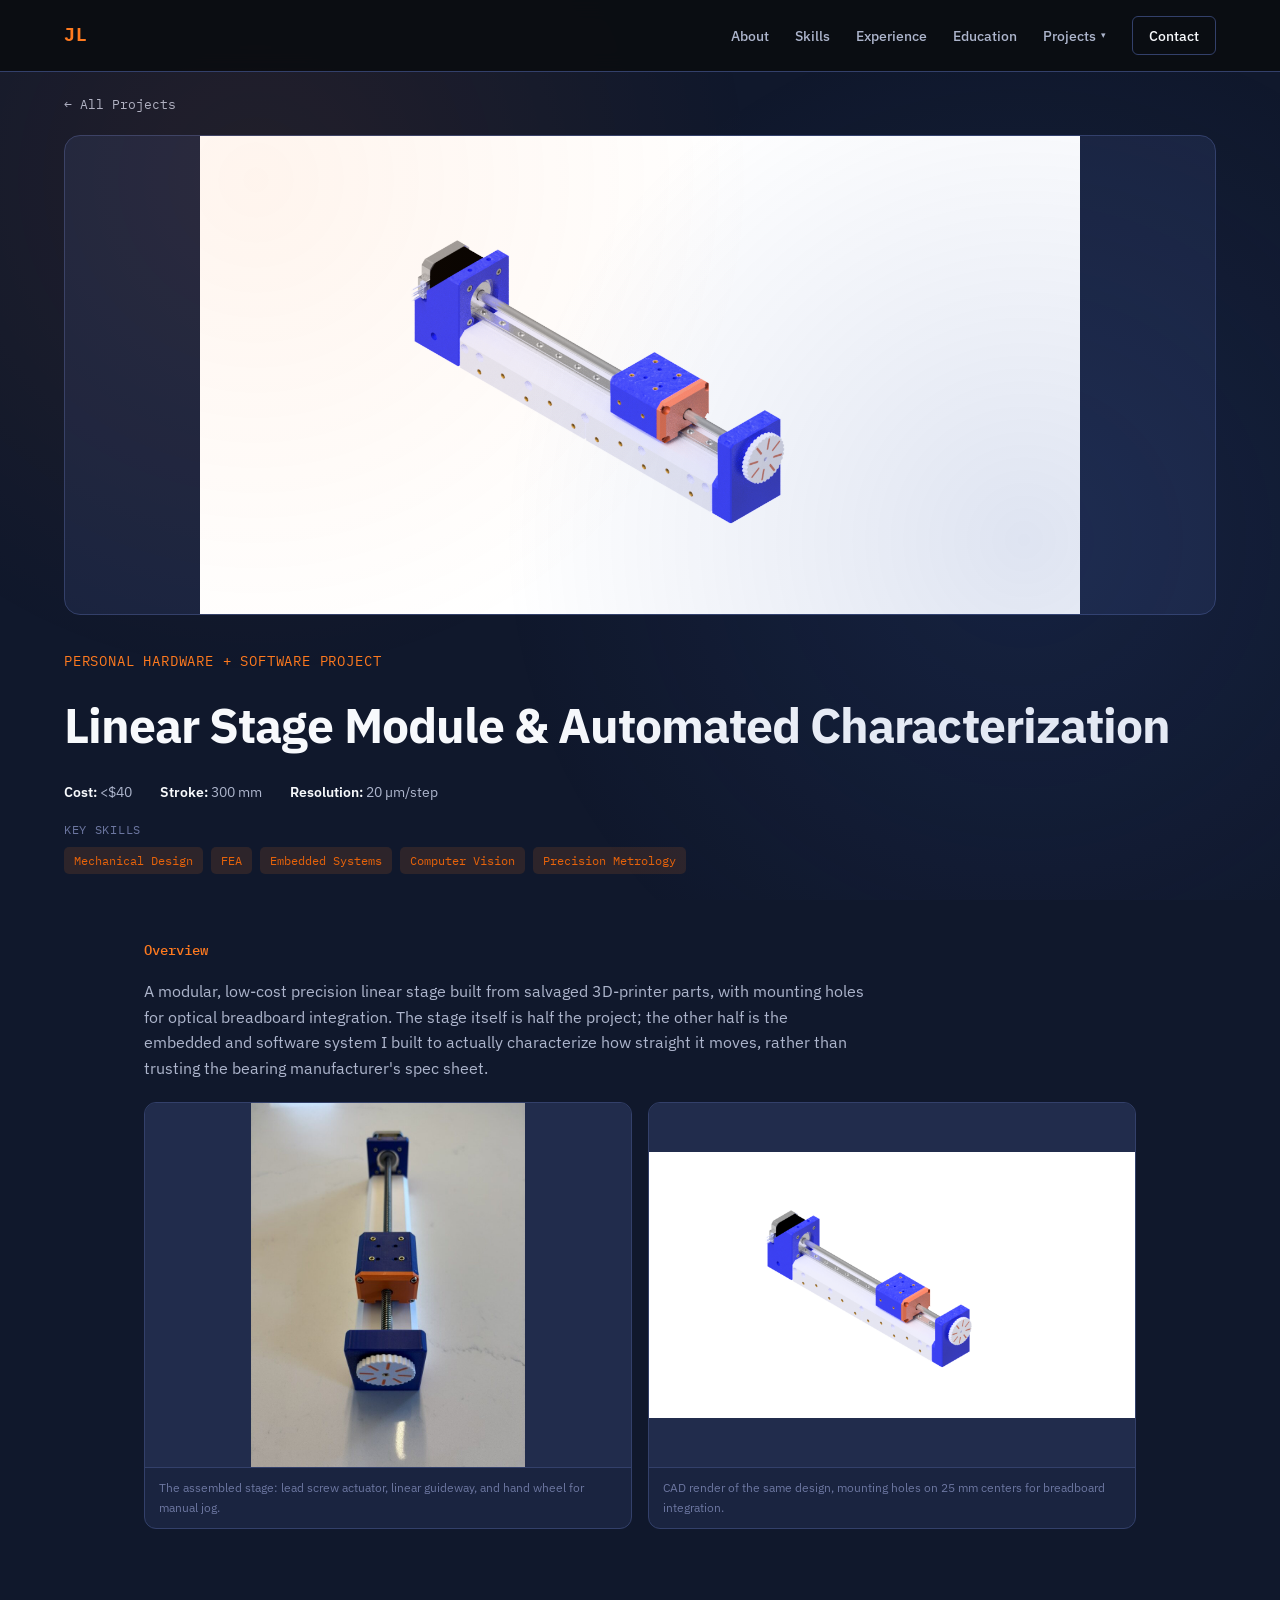
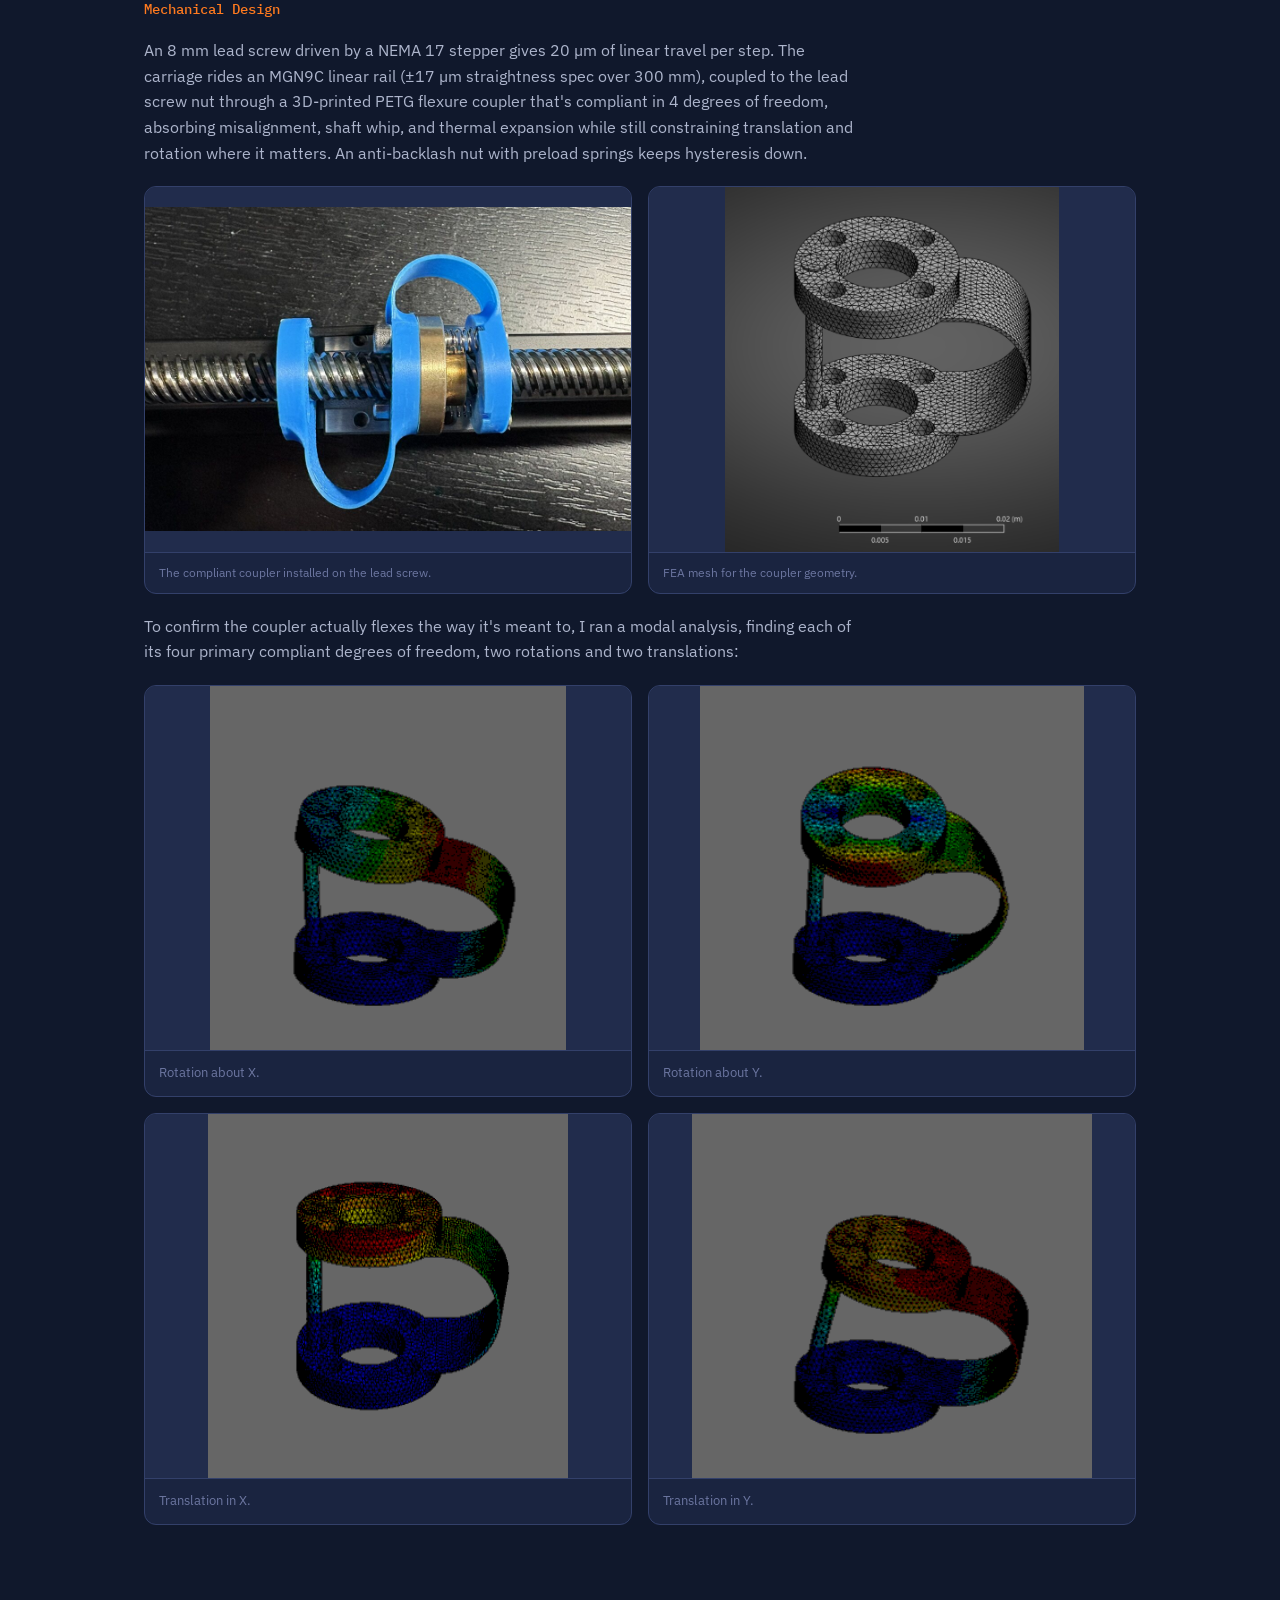
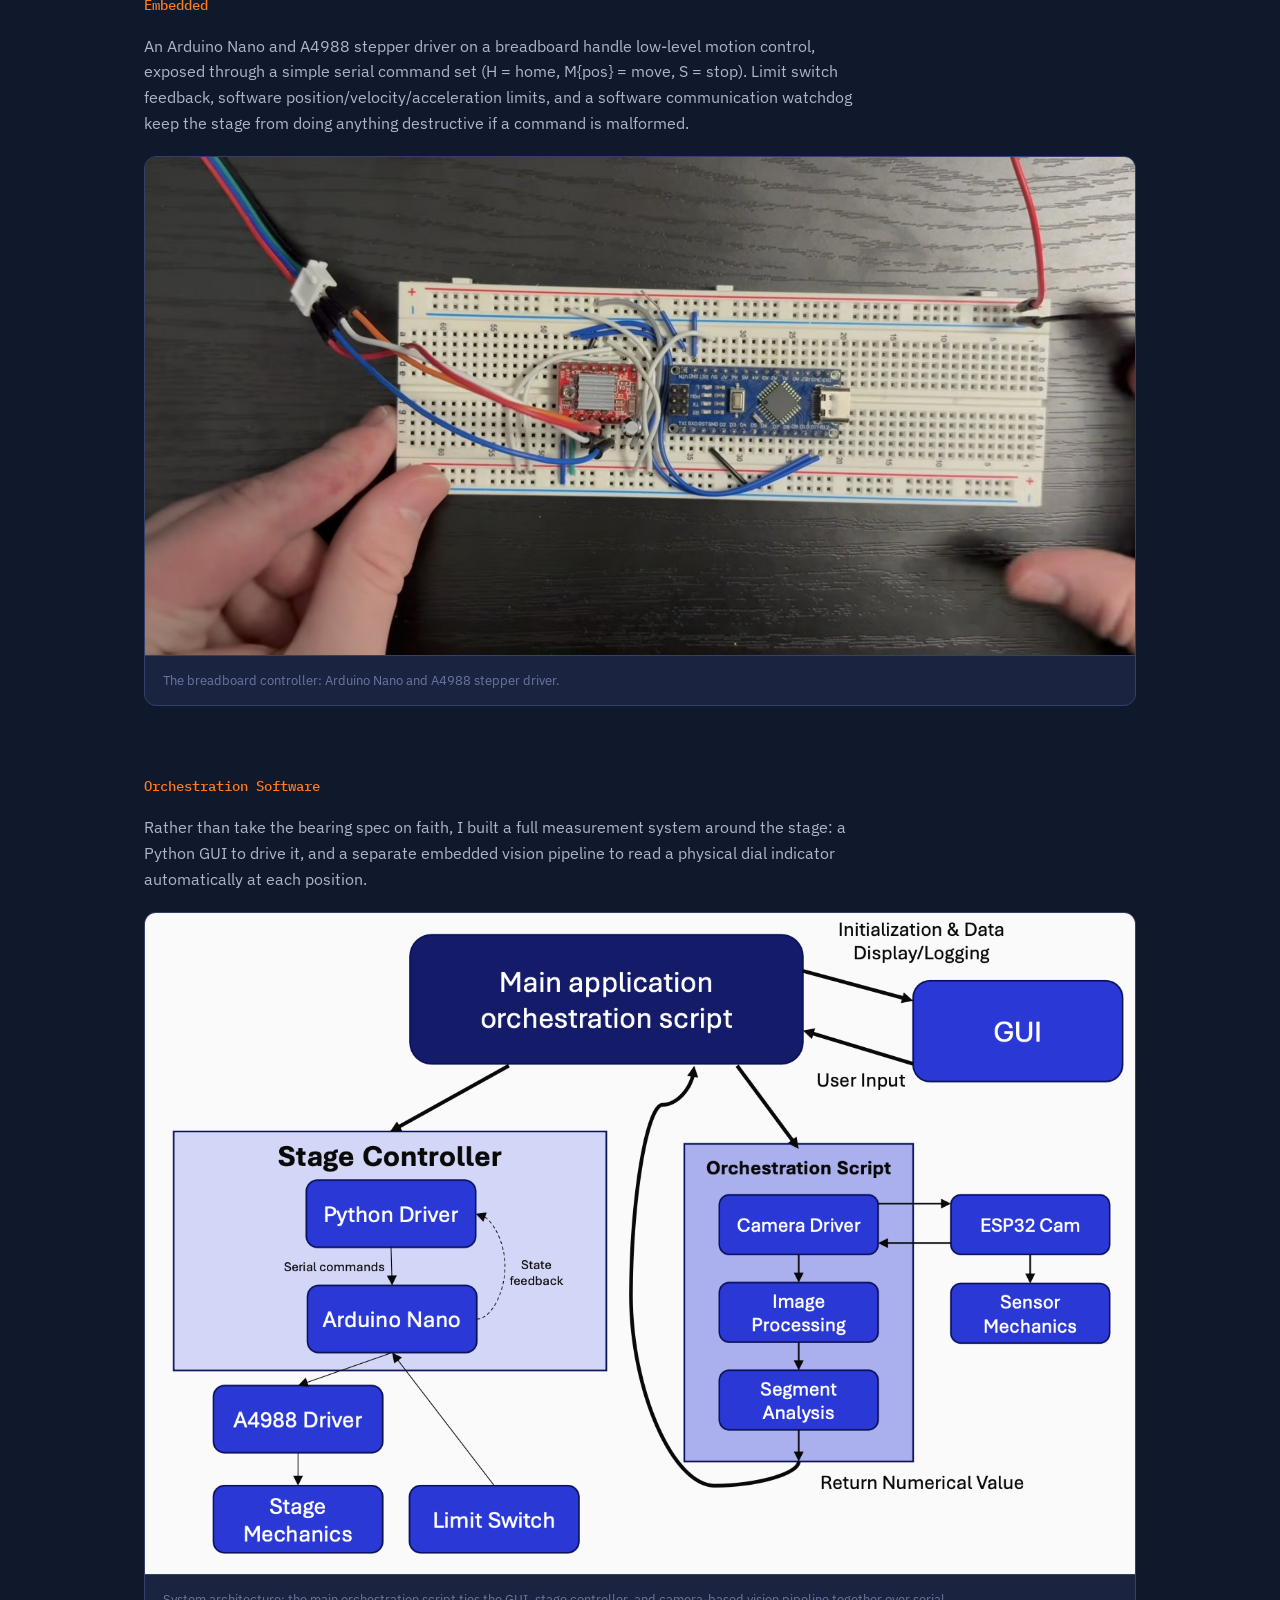
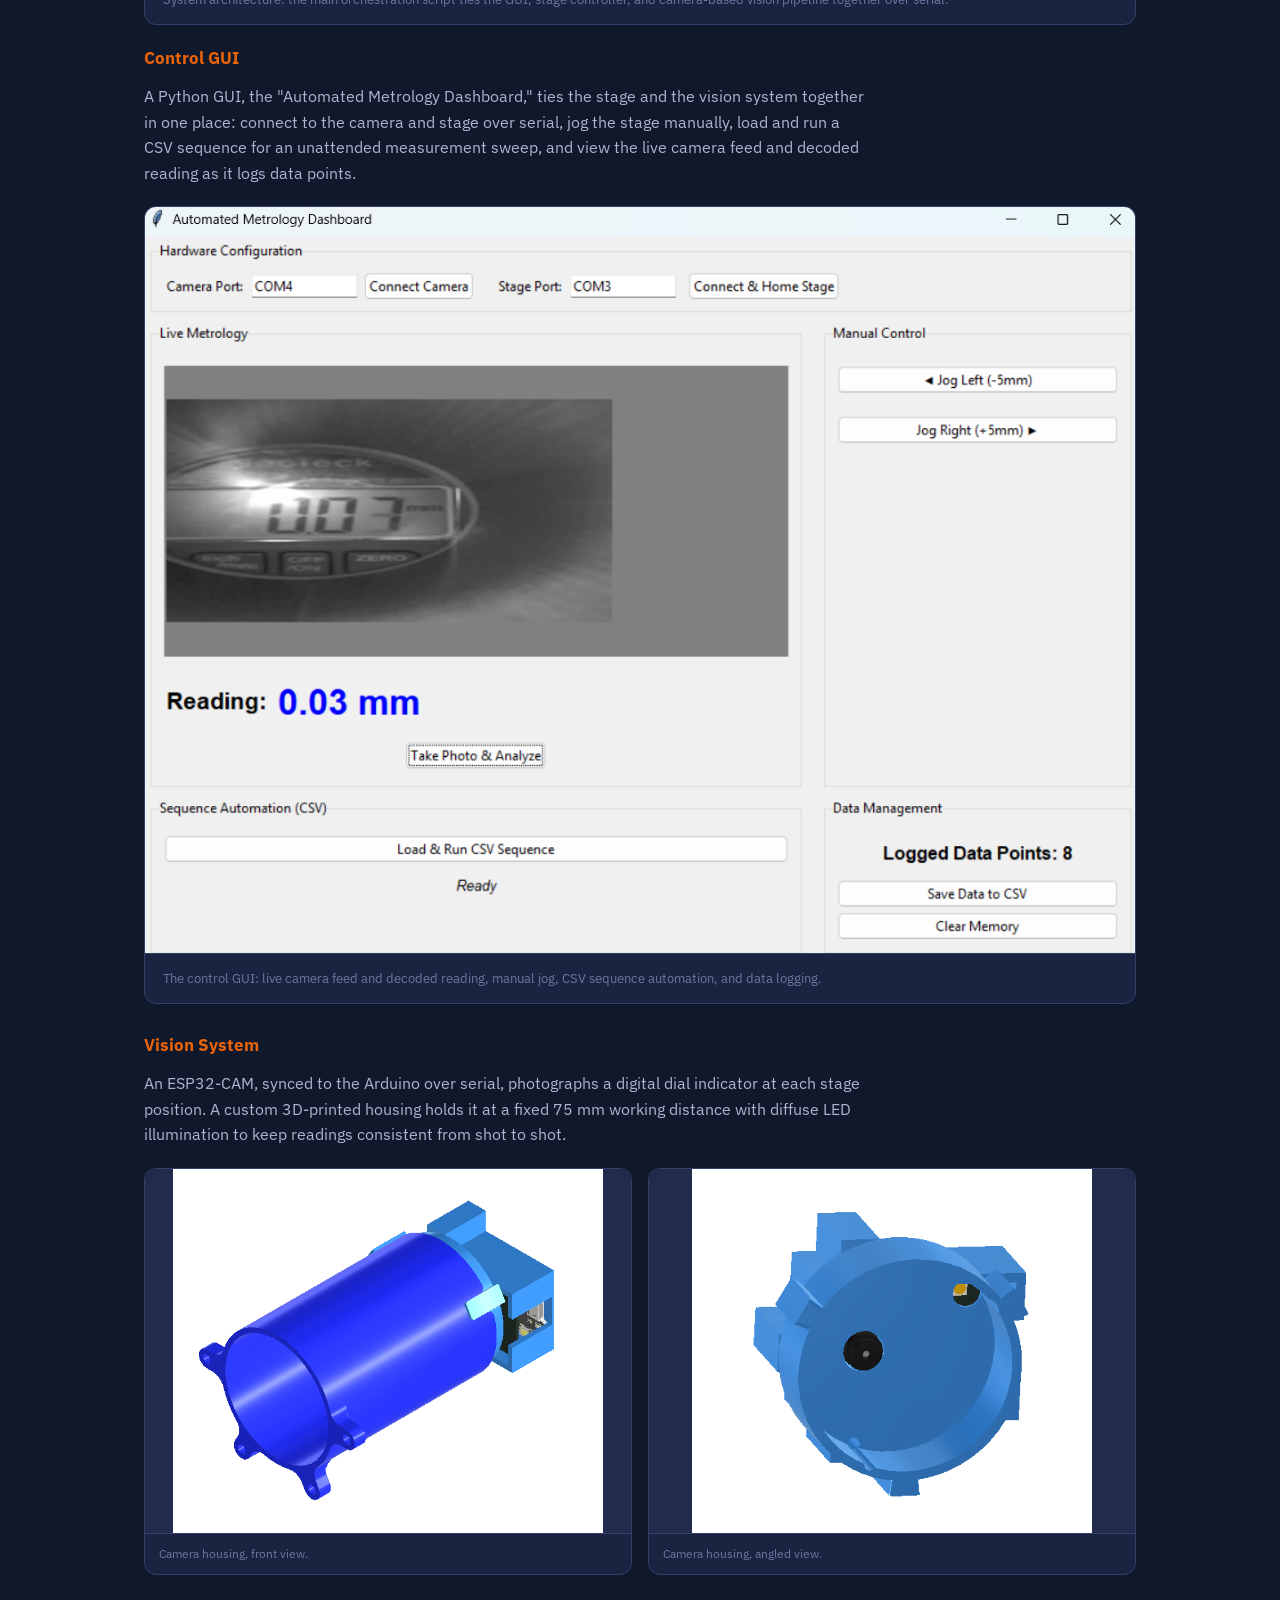
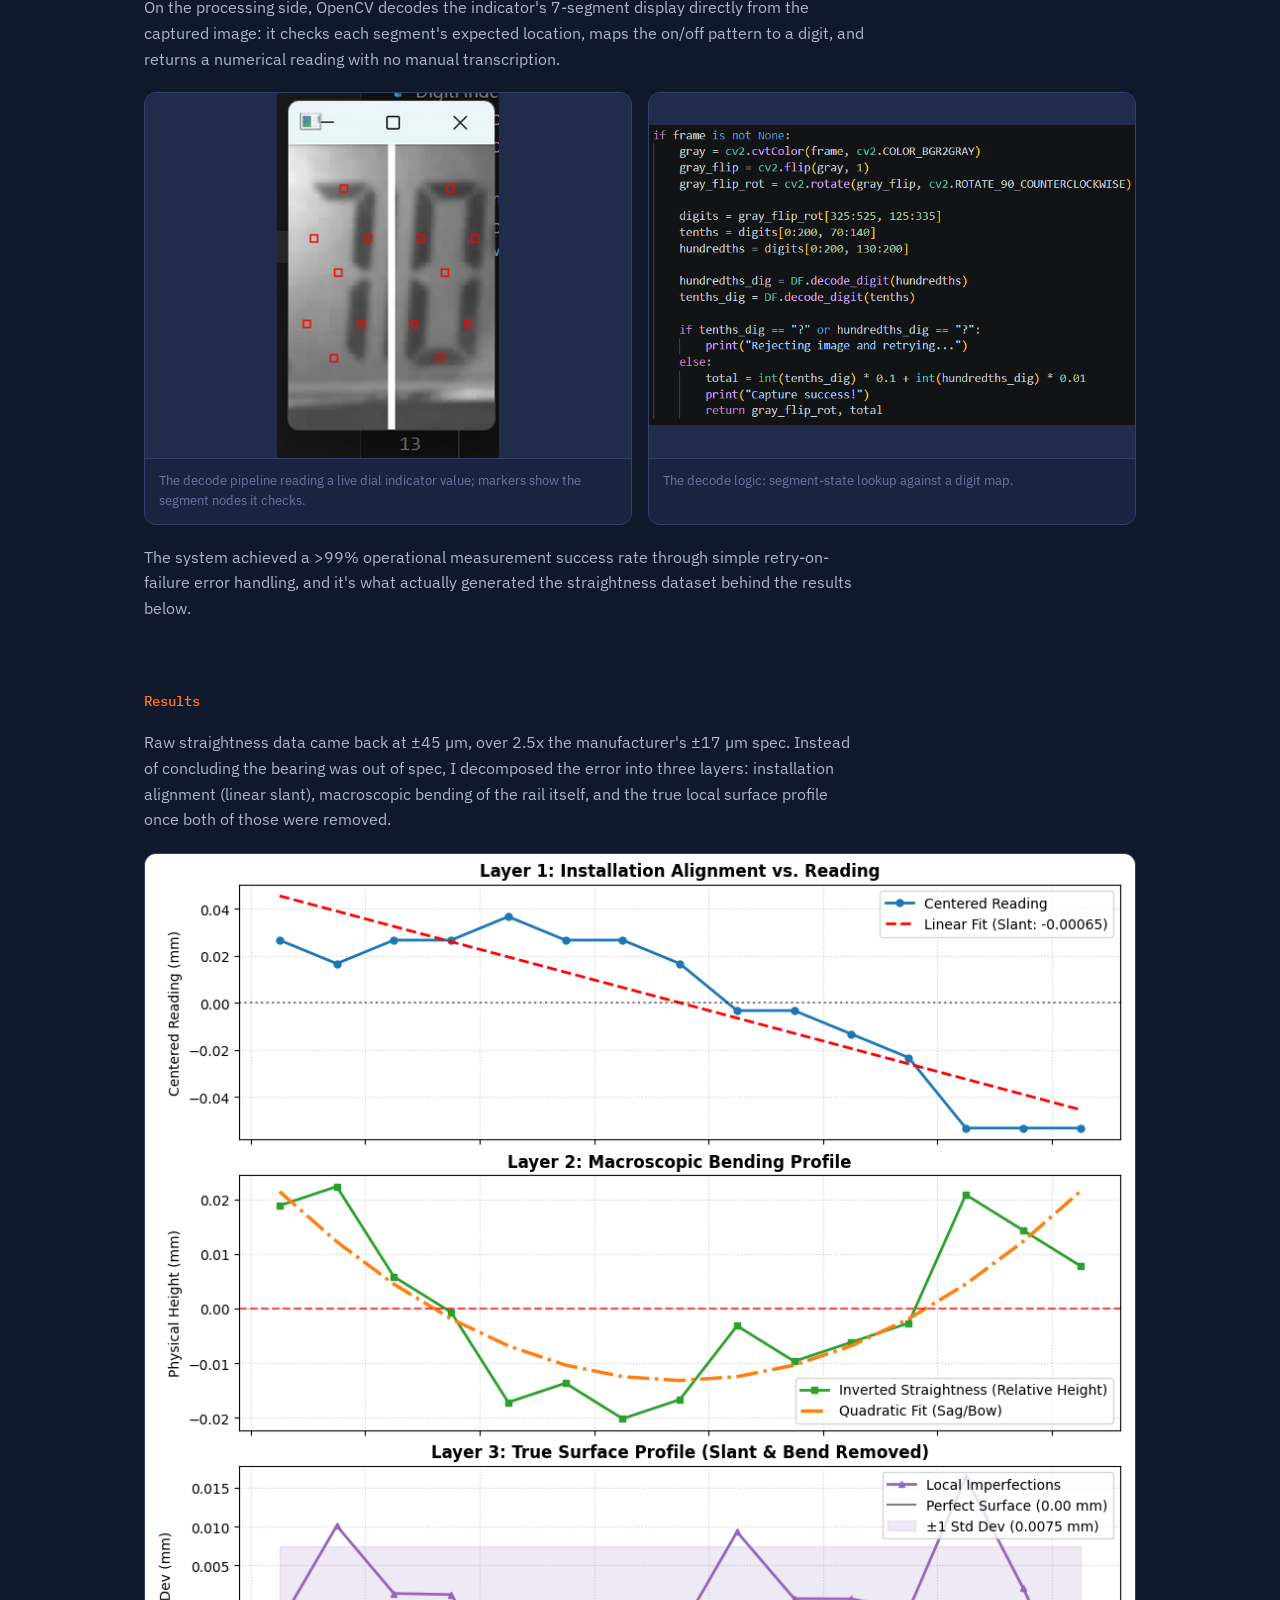
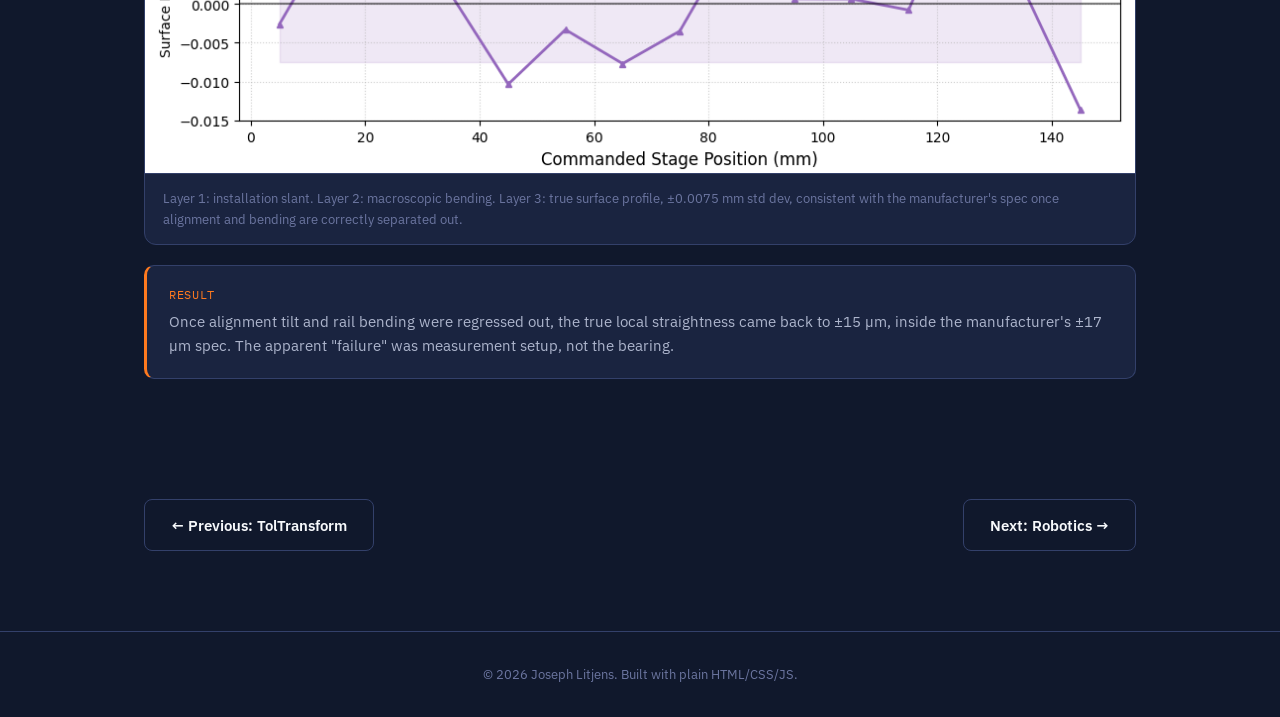
<file: projects/linear-stage.html>
<!DOCTYPE html>
<html lang="en">
<head>
<meta charset="UTF-8">
<meta name="viewport" content="width=device-width, initial-scale=1.0">
<title>Linear Stage Module &amp; Characterization | Joseph Litjens</title>
<meta name="description" content="A low-cost precision linear stage, plus the embedded and software system built to characterize it.">
<link rel="icon" type="image/svg+xml" href="../favicon.svg">
<meta property="og:type" content="website">
<meta property="og:title" content="Linear Stage Module &amp; Characterization | Joseph Litjens">
<meta property="og:description" content="A low-cost precision linear stage, plus the embedded and software system built to characterize it.">
<meta property="og:url" content="https://josephlitjens.github.io/projects/linear-stage.html">
<meta property="og:image" content="https://josephlitjens.github.io/assets/linear-stage/hero-module.jpg">
<meta name="twitter:card" content="summary_large_image">
<link rel="preconnect" href="https://fonts.googleapis.com">
<link href="https://fonts.googleapis.com/css2?family=IBM+Plex+Sans:wght@400;500;600;700&family=IBM+Plex+Mono:wght@400;500;600&display=swap" rel="stylesheet">
<link rel="stylesheet" href="../style.css">
</head>
<body>
<div class="noise"></div>

<header class="site-header" id="top">
  <nav class="nav">
    <a class="nav-logo" href="../index.html">JL</a>
    <button class="nav-toggle" id="navToggle" aria-label="Toggle menu"><span></span><span></span><span></span></button>
    <ul class="nav-links" id="navLinks">
      <li><a href="../index.html#about">About</a></li>
      <li><a href="../index.html#skills">Skills</a></li>
      <li><a href="../index.html#experience">Experience</a></li>
      <li><a href="../index.html#education">Education</a></li>
      <li class="nav-dropdown-wrap">
        <a href="#" class="nav-dropdown-trigger">Projects <span class="nav-caret">▾</span></a>
        <ul class="nav-dropdown">
          <li><a href="shutter.html">Shutter</a></li>
          <li><a href="toltransform.html">TolTransform</a></li>
          <li><a href="linear-stage.html">Linear Stage</a></li>
          <li><a href="robotics.html">Robotics</a></li>
          <li><a href="lhr.html">Liquid Handling Robot</a></li>
          <li><a href="hull-mold.html">Hull Design</a></li>
          <li class="nav-dropdown-divider"></li>
          <li><a href="other.html">Other Projects</a></li>
        </ul>
      </li>
      <li><a href="../index.html#contact" class="nav-cta">Contact</a></li>
    </ul>
  </nav>
</header>

<div class="breadcrumb"><a href="../index.html">← All Projects</a></div>

<div class="project-hero">
  <div class="project-hero-img"><img src="../assets/linear-stage/render.png" alt="CAD render of the linear stage module"></div>
  <div class="project-hero-head reveal">
    <p class="project-hero-tag">Personal Hardware + Software Project</p>
    <h1>Linear Stage Module &amp; Automated Characterization</h1>
    <div class="project-hero-meta">
      <span><strong>Cost:</strong> &lt;$40</span>
      <span><strong>Stroke:</strong> 300 mm</span>
      <span><strong>Resolution:</strong> 20 µm/step</span>
    </div>
    <p class="skills-used-label">Key Skills</p>
    <ul class="tag-row">
      <li>Mechanical Design</li>
      <li>FEA</li>
      <li>Embedded Systems</li>
      <li>Computer Vision</li>
      <li>Precision Metrology</li>
    </ul>
  </div>
</div>

<div class="project-body">

  <section class="project-section reveal">
    <h2><span class="section-num">Overview</span></h2>
    <p>A modular, low-cost precision linear stage built from salvaged 3D-printer parts, with mounting holes for optical breadboard integration. The stage itself is half the project; the other half is the embedded and software system I built to actually characterize how straight it moves, rather than trusting the bearing manufacturer's spec sheet.</p>
    <div class="pair">
      <figure><div class="gallery-img-box"><img src="../assets/linear-stage/hero-module.jpg" alt="Assembled linear stage module"></div><figcaption>The assembled stage: lead screw actuator, linear guideway, and hand wheel for manual jog.</figcaption></figure>
      <figure><div class="gallery-img-box"><img src="../assets/linear-stage/render.png" alt="CAD render of the linear stage"></div><figcaption>CAD render of the same design, mounting holes on 25 mm centers for breadboard integration.</figcaption></figure>
    </div>
  </section>

  <section class="project-section reveal">
    <h2><span class="section-num">Mechanical Design</span></h2>
    <p>An 8 mm lead screw driven by a NEMA 17 stepper gives 20 µm of linear travel per step. The carriage rides an MGN9C linear rail (±17 µm straightness spec over 300 mm), coupled to the lead screw nut through a 3D-printed PETG flexure coupler that's compliant in 4 degrees of freedom, absorbing misalignment, shaft whip, and thermal expansion while still constraining translation and rotation where it matters. An anti-backlash nut with preload springs keeps hysteresis down.</p>
    <div class="pair">
      <figure><div class="gallery-img-box"><img src="../assets/linear-stage/coupler.jpg" alt="4-DoF compliant coupler on the lead screw"></div><figcaption>The compliant coupler installed on the lead screw.</figcaption></figure>
      <figure><div class="gallery-img-box"><img src="../assets/linear-stage/coupler-fea-mesh.png" alt="FEA mesh of the coupler"></div><figcaption>FEA mesh for the coupler geometry.</figcaption></figure>
    </div>
    <p>To confirm the coupler actually flexes the way it's meant to, I ran a modal analysis, finding each of its four primary compliant degrees of freedom, two rotations and two translations:</p>
    <div class="gallery gallery-2">
      <figure><div class="gallery-img-box"><img src="../assets/linear-stage/coupler-dof-rx.gif" alt="FEA showing coupler rotation about X"></div><figcaption>Rotation about X.</figcaption></figure>
      <figure><div class="gallery-img-box"><img src="../assets/linear-stage/coupler-dof-ry.gif" alt="FEA showing coupler rotation about Y"></div><figcaption>Rotation about Y.</figcaption></figure>
      <figure><div class="gallery-img-box"><img src="../assets/linear-stage/coupler-dof-tx.gif" alt="FEA showing coupler translation in X"></div><figcaption>Translation in X.</figcaption></figure>
      <figure><div class="gallery-img-box"><img src="../assets/linear-stage/coupler-dof-ty.gif" alt="FEA showing coupler translation in Y"></div><figcaption>Translation in Y.</figcaption></figure>
    </div>
  </section>

  <section class="project-section reveal">
    <h2><span class="section-num">Embedded</span></h2>
    <p>An Arduino Nano and A4988 stepper driver on a breadboard handle low-level motion control, exposed through a simple serial command set (H = home, M{pos} = move, S = stop). Limit switch feedback, software position/velocity/acceleration limits, and a software communication watchdog keep the stage from doing anything destructive if a command is malformed.</p>
    <figure class="figure-full">
      <img src="../assets/linear-stage/circuit.jpg" alt="Breadboard controller circuit">
      <figcaption>The breadboard controller: Arduino Nano and A4988 stepper driver.</figcaption>
    </figure>
  </section>

  <section class="project-section reveal">
    <h2><span class="section-num">Orchestration Software</span></h2>
    <p>Rather than take the bearing spec on faith, I built a full measurement system around the stage: a Python GUI to drive it, and a separate embedded vision pipeline to read a physical dial indicator automatically at each position.</p>
    <figure class="figure-full">
      <img src="../assets/linear-stage/sw-architecture.png" alt="Software architecture diagram of the linear stage orchestration system">
      <figcaption>System architecture: the main orchestration script ties the GUI, stage controller, and camera-based vision pipeline together over serial.</figcaption>
    </figure>

    <h3>Control GUI</h3>
    <p>A Python GUI, the "Automated Metrology Dashboard," ties the stage and the vision system together in one place: connect to the camera and stage over serial, jog the stage manually, load and run a CSV sequence for an unattended measurement sweep, and view the live camera feed and decoded reading as it logs data points.</p>
    <figure class="figure-full">
      <img src="../assets/linear-stage/control-gui.png" alt="Automated Metrology Dashboard GUI for the linear stage">
      <figcaption>The control GUI: live camera feed and decoded reading, manual jog, CSV sequence automation, and data logging.</figcaption>
    </figure>

    <h3>Vision System</h3>
    <p>An ESP32-CAM, synced to the Arduino over serial, photographs a digital dial indicator at each stage position. A custom 3D-printed housing holds it at a fixed 75 mm working distance with diffuse LED illumination to keep readings consistent from shot to shot.</p>
    <div class="pair">
      <figure><div class="gallery-img-box"><img src="../assets/linear-stage/camera-housing-render-1.png" alt="CAD render of the ESP32-CAM housing, front view"></div><figcaption>Camera housing, front view.</figcaption></figure>
      <figure><div class="gallery-img-box"><img src="../assets/linear-stage/camera-housing-render-2.png" alt="CAD render of the ESP32-CAM housing, angled view"></div><figcaption>Camera housing, angled view.</figcaption></figure>
    </div>
    <p>On the processing side, OpenCV decodes the indicator's 7-segment display directly from the captured image: it checks each segment's expected location, maps the on/off pattern to a digit, and returns a numerical reading with no manual transcription.</p>
    <div class="gallery gallery-2">
      <figure><div class="gallery-img-box"><img src="../assets/linear-stage/digit-recognition-live.png" alt="Digit recognition overlay showing segment node markers on a dial indicator reading"></div><figcaption>The decode pipeline reading a live dial indicator value; markers show the segment nodes it checks.</figcaption></figure>
      <figure><div class="gallery-img-box"><img src="../assets/linear-stage/digit-recognition-code.png" alt="Python code for the 7-segment digit decoding logic"></div><figcaption>The decode logic: segment-state lookup against a digit map.</figcaption></figure>
    </div>
    <p>The system achieved a &gt;99% operational measurement success rate through simple retry-on-failure error handling, and it's what actually generated the straightness dataset behind the results below.</p>
  </section>

  <section class="project-section reveal">
    <h2><span class="section-num">Results</span></h2>
    <p>Raw straightness data came back at ±45 µm, over 2.5x the manufacturer's ±17 µm spec. Instead of concluding the bearing was out of spec, I decomposed the error into three layers: installation alignment (linear slant), macroscopic bending of the rail itself, and the true local surface profile once both of those were removed.</p>
    <figure class="figure-full">
      <img src="../assets/linear-stage/results-3layer.png" alt="Three-layer decomposition of stage straightness error">
      <figcaption>Layer 1: installation slant. Layer 2: macroscopic bending. Layer 3: true surface profile, ±0.0075 mm std dev, consistent with the manufacturer's spec once alignment and bending are correctly separated out.</figcaption>
    </figure>
    <div class="result-box">
      <div class="result-label">Result</div>
      <p>Once alignment tilt and rail bending were regressed out, the true local straightness came back to ±15 µm, inside the manufacturer's ±17 µm spec. The apparent "failure" was measurement setup, not the bearing.</p>
    </div>
  </section>

</div>

<div class="project-nav-footer">
  <a href="toltransform.html" class="btn btn-ghost">← Previous: TolTransform</a>
  <a href="robotics.html" class="btn btn-ghost">Next: Robotics →</a>
</div>

<footer class="site-footer">
  <p>&copy; <span id="year"></span> Joseph Litjens. Built with plain HTML/CSS/JS.</p>
</footer>

<script src="../script.js"></script>
</body>
</html>
</file>
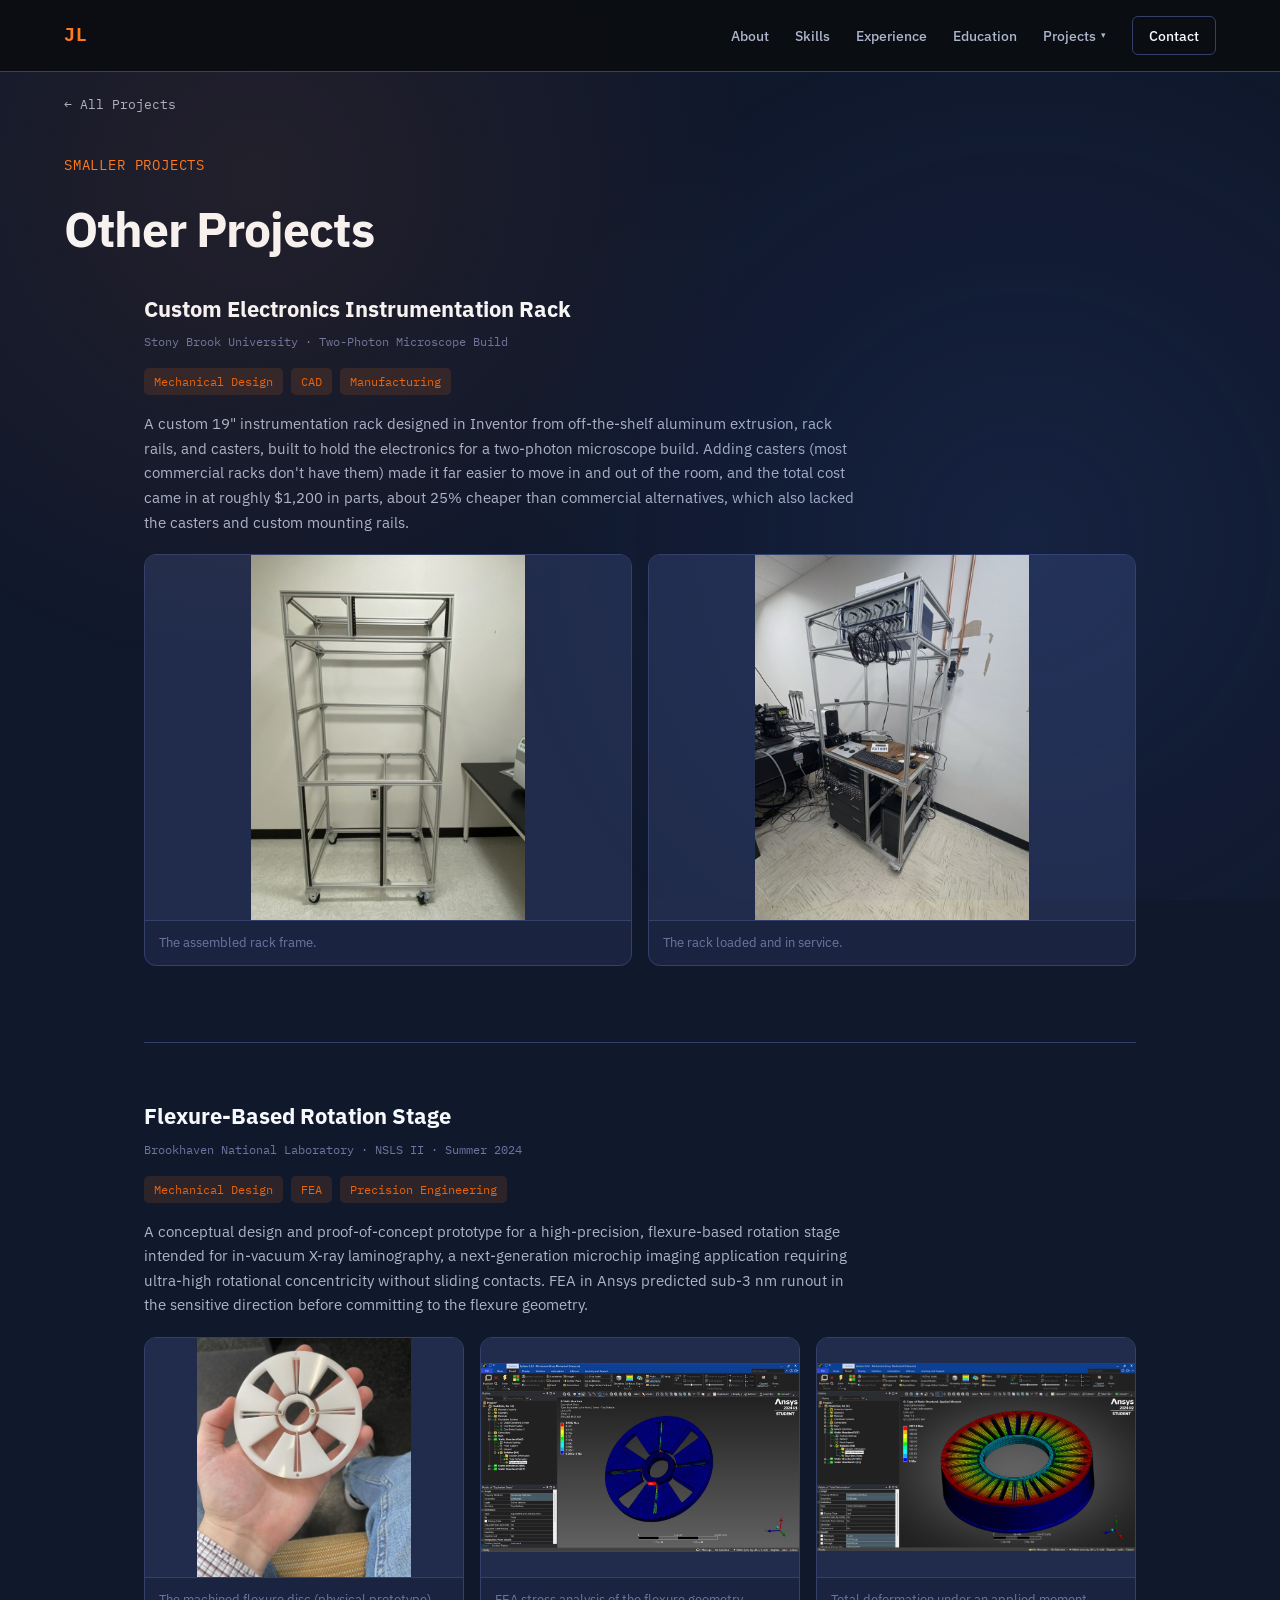
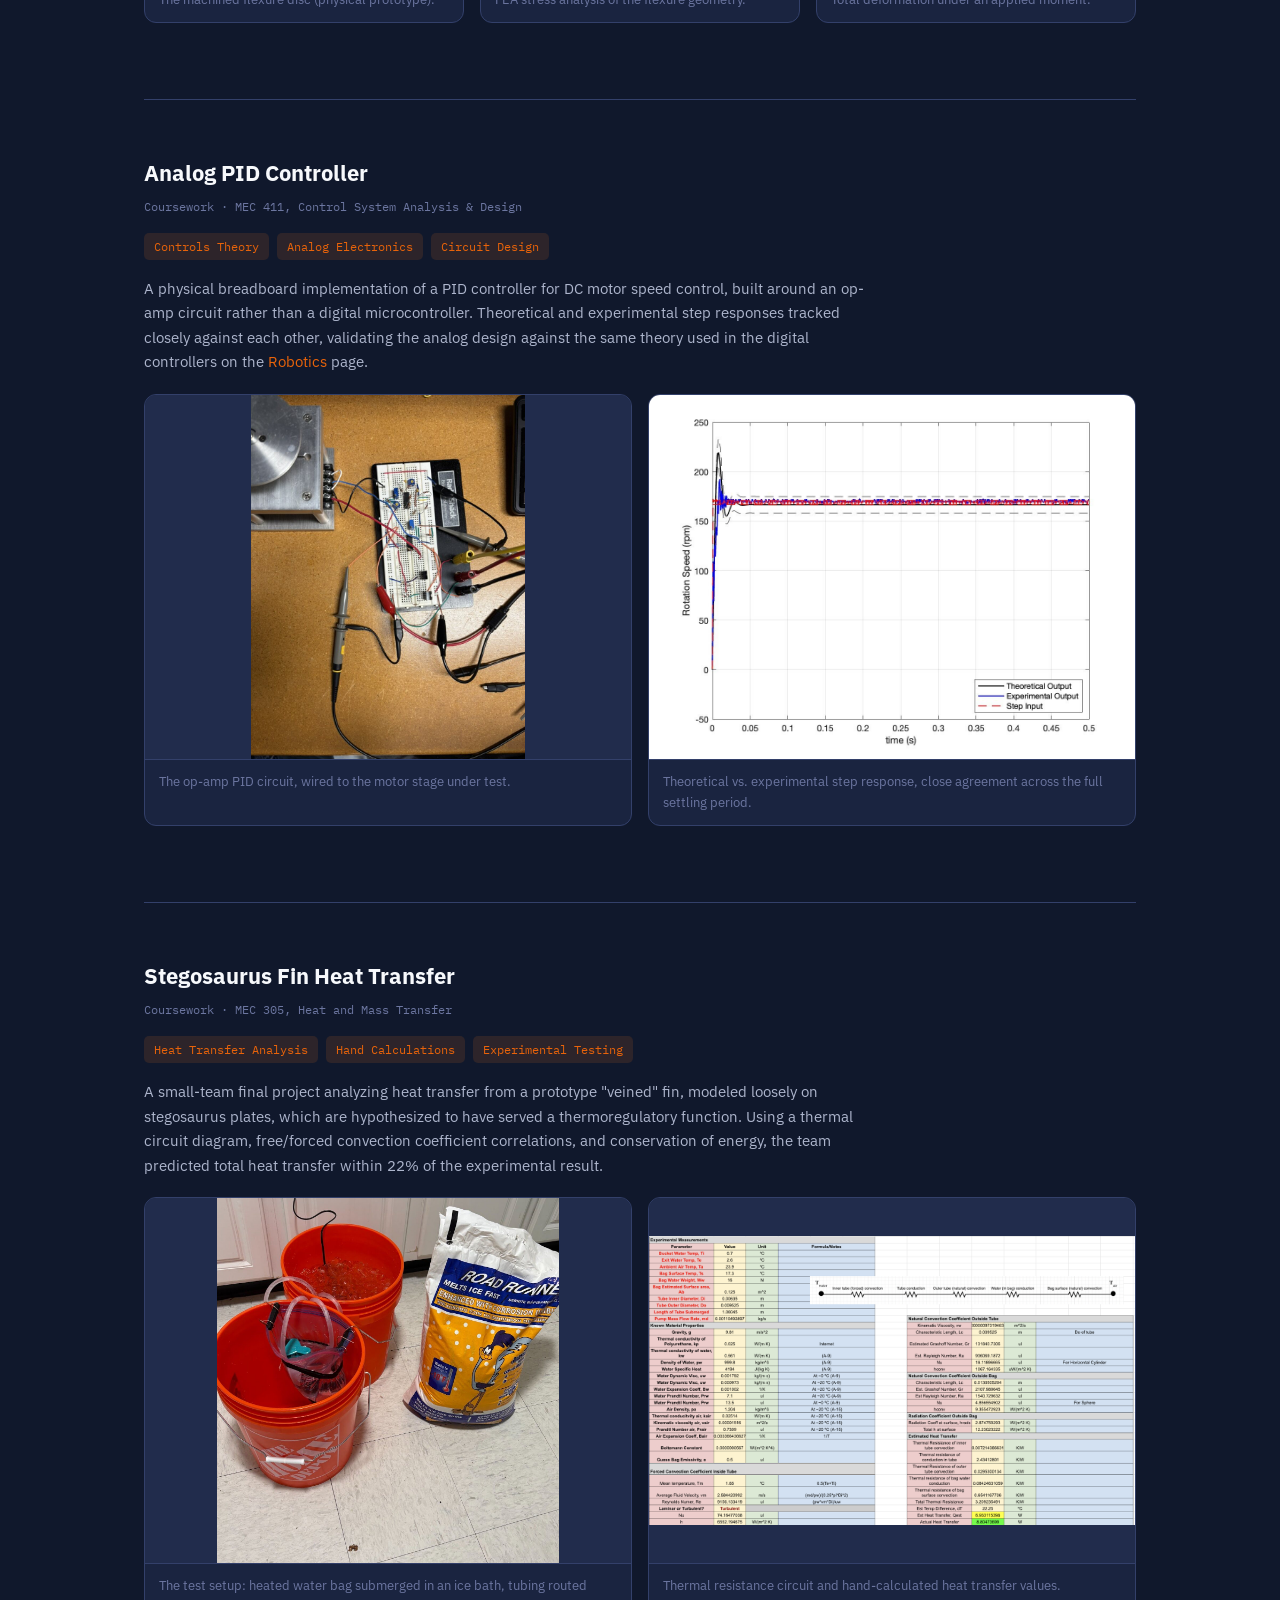
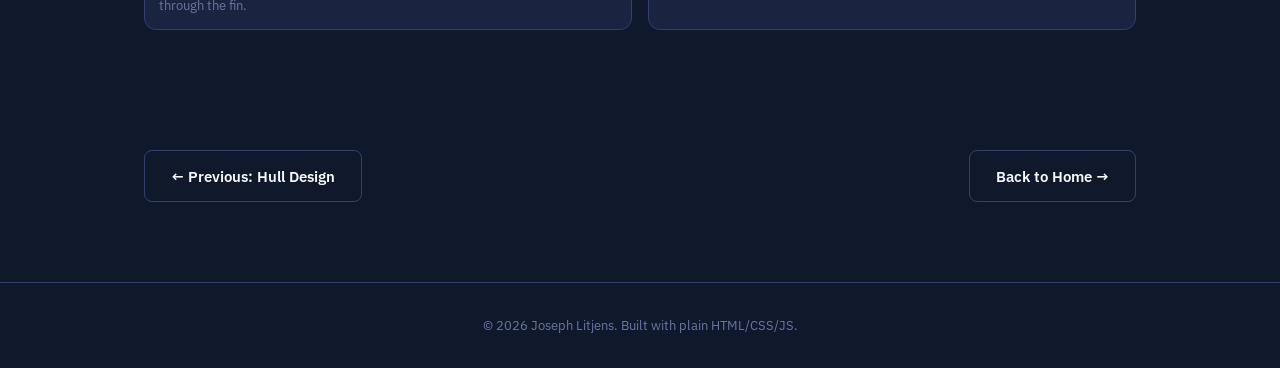
<file: projects/other.html>
<!DOCTYPE html>
<html lang="en">
<head>
<meta charset="UTF-8">
<meta name="viewport" content="width=device-width, initial-scale=1.0">
<title>Other Projects | Joseph Litjens</title>
<meta name="description" content="Shorter write-ups: an instrumentation rack, a BNL flexure rotation stage, an analog PID controller lab, and a heat transfer study.">
<link rel="icon" type="image/svg+xml" href="../favicon.svg">
<meta property="og:type" content="website">
<meta property="og:title" content="Other Projects | Joseph Litjens">
<meta property="og:description" content="Shorter write-ups: an instrumentation rack, a BNL flexure rotation stage, an analog PID controller lab, and a heat transfer study.">
<meta property="og:url" content="https://josephlitjens.github.io/projects/other.html">
<meta property="og:image" content="https://josephlitjens.github.io/assets/other/rotstage-flexure-photo.jpg">
<meta name="twitter:card" content="summary_large_image">
<link rel="preconnect" href="https://fonts.googleapis.com">
<link href="https://fonts.googleapis.com/css2?family=IBM+Plex+Sans:wght@400;500;600;700&family=IBM+Plex+Mono:wght@400;500;600&display=swap" rel="stylesheet">
<link rel="stylesheet" href="../style.css">
</head>
<body>
<div class="noise"></div>

<header class="site-header" id="top">
  <nav class="nav">
    <a class="nav-logo" href="../index.html">JL</a>
    <button class="nav-toggle" id="navToggle" aria-label="Toggle menu"><span></span><span></span><span></span></button>
    <ul class="nav-links" id="navLinks">
      <li><a href="../index.html#about">About</a></li>
      <li><a href="../index.html#skills">Skills</a></li>
      <li><a href="../index.html#experience">Experience</a></li>
      <li><a href="../index.html#education">Education</a></li>
      <li class="nav-dropdown-wrap">
        <a href="#" class="nav-dropdown-trigger">Projects <span class="nav-caret">▾</span></a>
        <ul class="nav-dropdown">
          <li><a href="shutter.html">Shutter</a></li>
          <li><a href="toltransform.html">TolTransform</a></li>
          <li><a href="linear-stage.html">Linear Stage</a></li>
          <li><a href="robotics.html">Robotics</a></li>
          <li><a href="lhr.html">Liquid Handling Robot</a></li>
          <li><a href="hull-mold.html">Hull Design</a></li>
          <li class="nav-dropdown-divider"></li>
          <li><a href="other.html">Other Projects</a></li>
        </ul>
      </li>
      <li><a href="../index.html#contact" class="nav-cta">Contact</a></li>
    </ul>
  </nav>
</header>

<div class="breadcrumb"><a href="../index.html">← All Projects</a></div>

<div class="project-hero">
  <div class="project-hero-head reveal" style="padding-top: 20px;">
    <p class="project-hero-tag">Smaller Projects</p>
    <h1>Other Projects</h1>
  </div>
</div>

<div class="project-body" style="padding-top: 0;">

  <div class="other-entry reveal">
    <h2>Custom Electronics Instrumentation Rack</h2>
    <div class="other-meta">Stony Brook University · Two-Photon Microscope Build</div>
    <ul class="tag-row" style="margin-top: 0;">
      <li>Mechanical Design</li>
      <li>CAD</li>
      <li>Manufacturing</li>
    </ul>
    <p>A custom 19" instrumentation rack designed in Inventor from off-the-shelf aluminum extrusion, rack rails, and casters, built to hold the electronics for a two-photon microscope build. Adding casters (most commercial racks don't have them) made it far easier to move in and out of the room, and the total cost came in at roughly $1,200 in parts, about 25% cheaper than commercial alternatives, which also lacked the casters and custom mounting rails.</p>
    <div class="gallery gallery-2">
      <figure><div class="gallery-img-box"><img src="../assets/other/rack-1.jpg" alt="Assembled instrumentation rack, empty"></div><figcaption>The assembled rack frame.</figcaption></figure>
      <figure><div class="gallery-img-box"><img src="../assets/other/rack-2.jpg" alt="Instrumentation rack loaded with equipment"></div><figcaption>The rack loaded and in service.</figcaption></figure>
    </div>
  </div>

  <div class="other-entry reveal">
    <h2>Flexure-Based Rotation Stage</h2>
    <div class="other-meta">Brookhaven National Laboratory · NSLS II · Summer 2024</div>
    <ul class="tag-row" style="margin-top: 0;">
      <li>Mechanical Design</li>
      <li>FEA</li>
      <li>Precision Engineering</li>
    </ul>
    <p>A conceptual design and proof-of-concept prototype for a high-precision, flexure-based rotation stage intended for in-vacuum X-ray laminography, a next-generation microchip imaging application requiring ultra-high rotational concentricity without sliding contacts. FEA in Ansys predicted sub-3 nm runout in the sensitive direction before committing to the flexure geometry.</p>
    <div class="gallery gallery-3">
      <figure><div class="gallery-img-box"><img src="../assets/other/rotstage-flexure-photo-crop.jpg" alt="Machined flexure disc prototype"></div><figcaption>The machined flexure disc (physical prototype).</figcaption></figure>
      <figure><div class="gallery-img-box"><img src="../assets/other/rotstage-fea-stress.jpg" alt="FEA stress analysis of the flexure disc"></div><figcaption>FEA stress analysis of the flexure geometry.</figcaption></figure>
      <figure><div class="gallery-img-box"><img src="../assets/other/rotstage-fea-deform.jpg" alt="FEA deformation analysis of the rotation stage"></div><figcaption>Total deformation under an applied moment.</figcaption></figure>
    </div>
  </div>

  <div class="other-entry reveal">
    <h2>Analog PID Controller</h2>
    <div class="other-meta">Coursework · MEC 411, Control System Analysis &amp; Design</div>
    <ul class="tag-row" style="margin-top: 0;">
      <li>Controls Theory</li>
      <li>Analog Electronics</li>
      <li>Circuit Design</li>
    </ul>
    <p>A physical breadboard implementation of a PID controller for DC motor speed control, built around an op-amp circuit rather than a digital microcontroller. Theoretical and experimental step responses tracked closely against each other, validating the analog design against the same theory used in the digital controllers on the <a href="robotics.html" style="color: var(--accent-dim);">Robotics</a> page.</p>
    <div class="gallery gallery-2">
      <figure><div class="gallery-img-box"><img src="../assets/other/pid-lab-photo.jpg" alt="Analog PID controller breadboard circuit wired to a motor stage"></div><figcaption>The op-amp PID circuit, wired to the motor stage under test.</figcaption></figure>
      <figure><div class="gallery-img-box"><img src="../assets/other/pid-lab-plot.jpg" alt="Theoretical vs experimental step response plot"></div><figcaption>Theoretical vs. experimental step response, close agreement across the full settling period.</figcaption></figure>
    </div>
  </div>

  <div class="other-entry reveal">
    <h2>Stegosaurus Fin Heat Transfer</h2>
    <div class="other-meta">Coursework · MEC 305, Heat and Mass Transfer</div>
    <ul class="tag-row" style="margin-top: 0;">
      <li>Heat Transfer Analysis</li>
      <li>Hand Calculations</li>
      <li>Experimental Testing</li>
    </ul>
    <p>A small-team final project analyzing heat transfer from a prototype "veined" fin, modeled loosely on stegosaurus plates, which are hypothesized to have served a thermoregulatory function. Using a thermal circuit diagram, free/forced convection coefficient correlations, and conservation of energy, the team predicted total heat transfer within 22% of the experimental result.</p>
    <div class="gallery gallery-2">
      <figure><div class="gallery-img-box"><img src="../assets/other/fin-setup.jpg" alt="Experimental setup for the stegosaurus fin heat transfer test"></div><figcaption>The test setup: heated water bag submerged in an ice bath, tubing routed through the fin.</figcaption></figure>
      <figure><div class="gallery-img-box"><img src="../assets/other/fin-calculations.png" alt="Thermal circuit and heat transfer calculations for the fin"></div><figcaption>Thermal resistance circuit and hand-calculated heat transfer values.</figcaption></figure>
    </div>
  </div>

</div>

<div class="project-nav-footer">
  <a href="hull-mold.html" class="btn btn-ghost">← Previous: Hull Design</a>
  <a href="../index.html" class="btn btn-ghost">Back to Home →</a>
</div>

<footer class="site-footer">
  <p>&copy; <span id="year"></span> Joseph Litjens. Built with plain HTML/CSS/JS.</p>
</footer>

<script src="../script.js"></script>
</body>
</html>
</file>
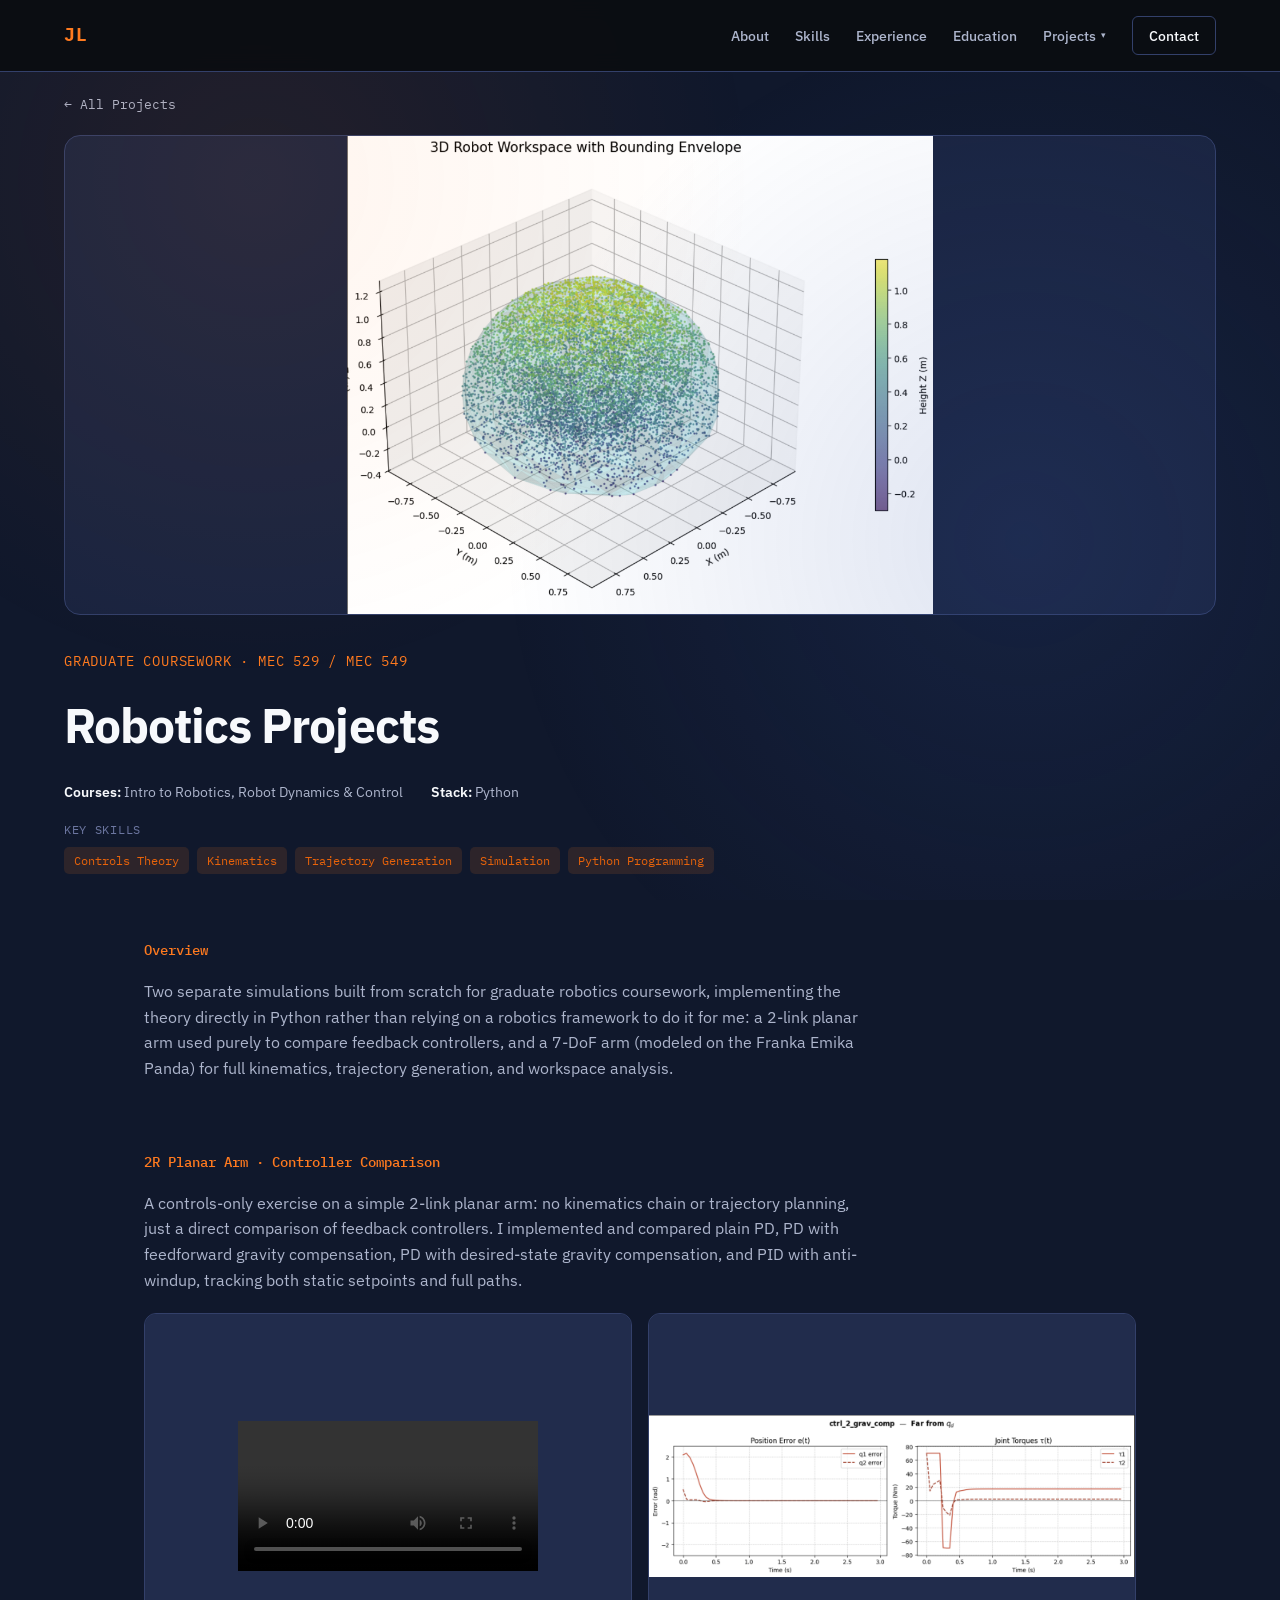
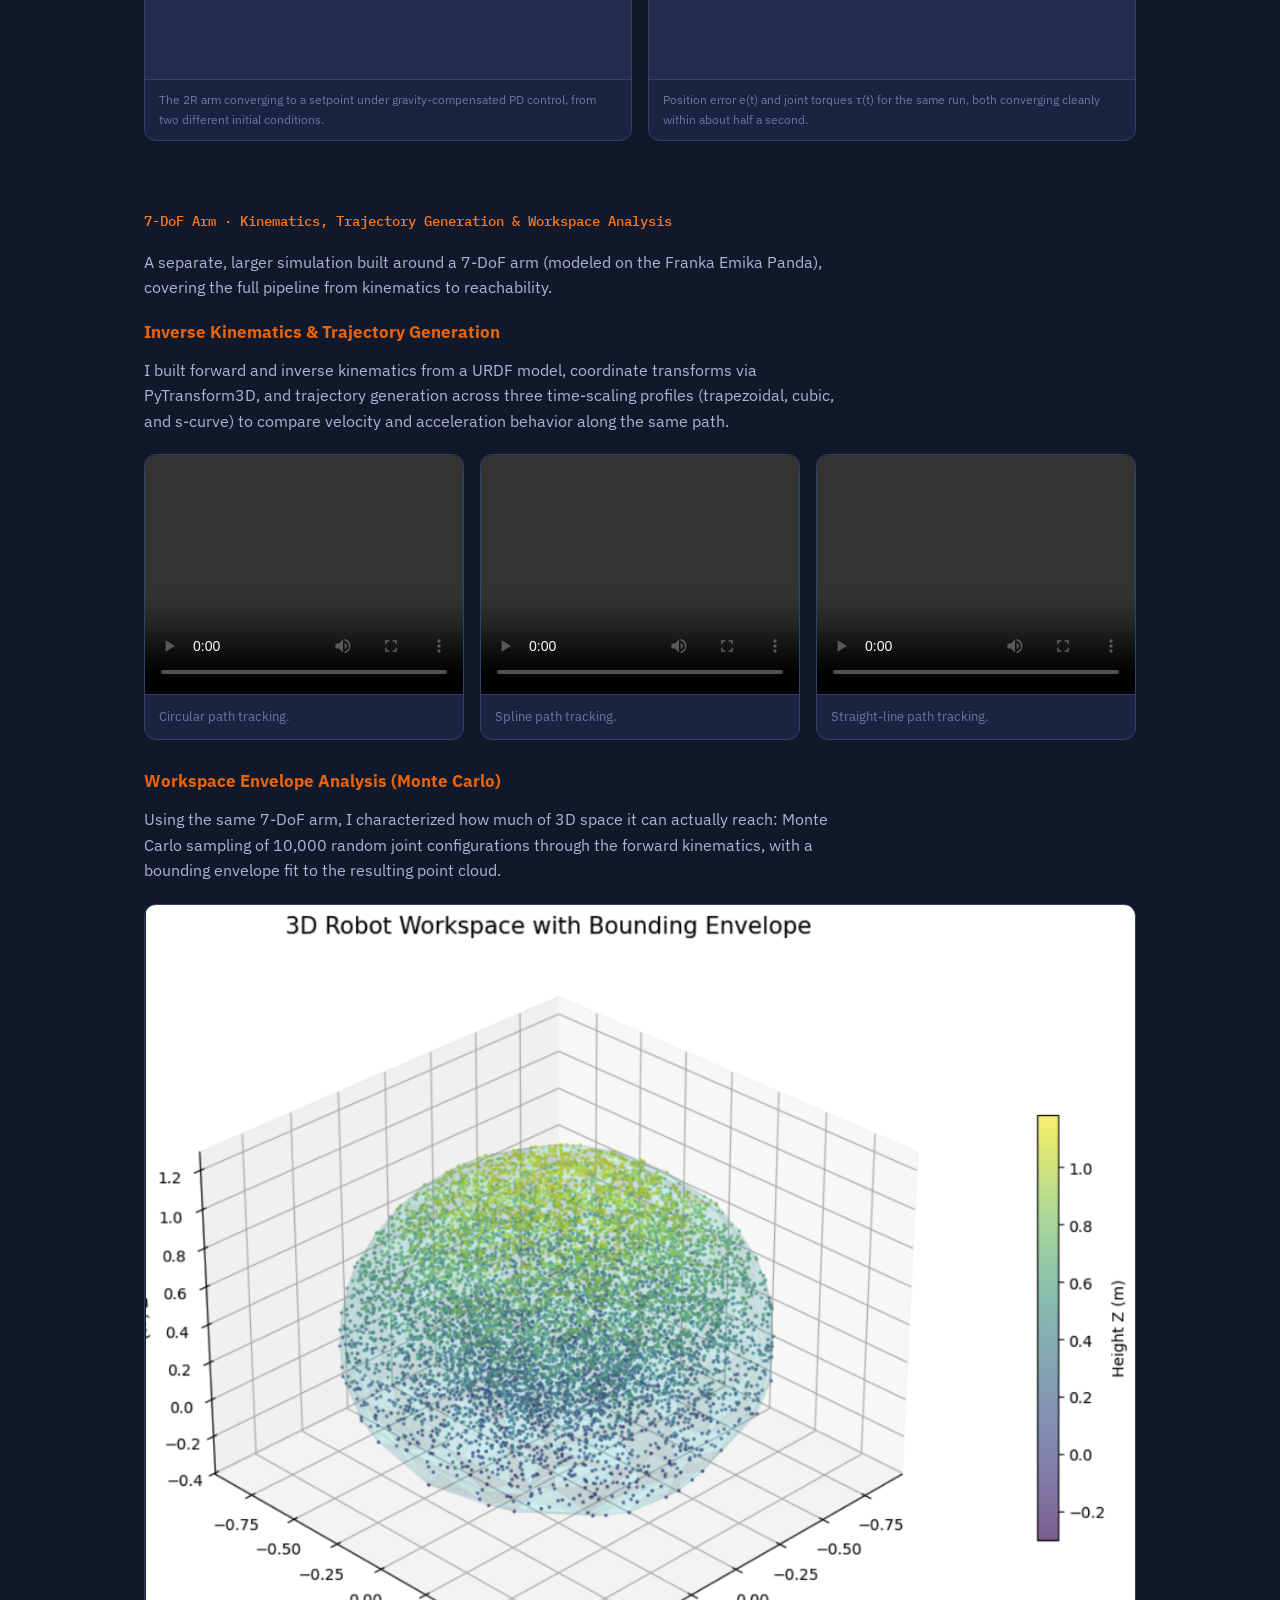
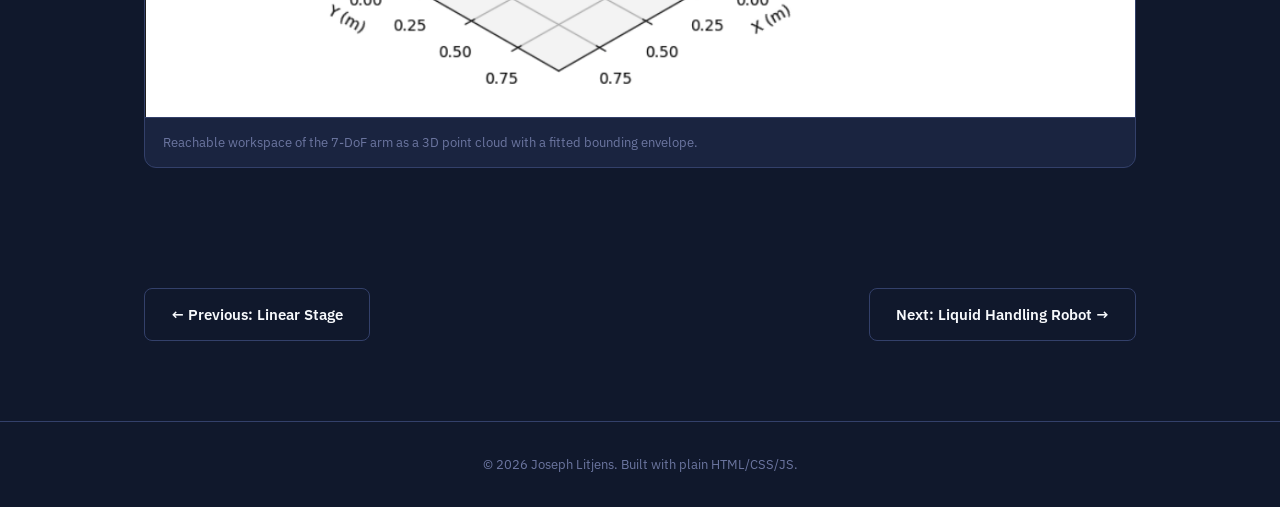
<file: projects/robotics.html>
<!DOCTYPE html>
<html lang="en">
<head>
<meta charset="UTF-8">
<meta name="viewport" content="width=device-width, initial-scale=1.0">
<title>Robotics Projects | Joseph Litjens</title>
<meta name="description" content="Robot kinematics and control simulations: PD/PID arm control, inverse kinematics, and workspace analysis.">
<link rel="icon" type="image/svg+xml" href="../favicon.svg">
<meta property="og:type" content="website">
<meta property="og:title" content="Robotics Projects | Joseph Litjens">
<meta property="og:description" content="Robot kinematics and control simulations: PD/PID arm control, inverse kinematics, and workspace analysis.">
<meta property="og:url" content="https://josephlitjens.github.io/projects/robotics.html">
<meta property="og:image" content="https://josephlitjens.github.io/assets/robotics/workspace-3d-envelope.png">
<meta name="twitter:card" content="summary_large_image">
<link rel="preconnect" href="https://fonts.googleapis.com">
<link href="https://fonts.googleapis.com/css2?family=IBM+Plex+Sans:wght@400;500;600;700&family=IBM+Plex+Mono:wght@400;500;600&display=swap" rel="stylesheet">
<link rel="stylesheet" href="../style.css">
</head>
<body>
<div class="noise"></div>

<header class="site-header" id="top">
  <nav class="nav">
    <a class="nav-logo" href="../index.html">JL</a>
    <button class="nav-toggle" id="navToggle" aria-label="Toggle menu"><span></span><span></span><span></span></button>
    <ul class="nav-links" id="navLinks">
      <li><a href="../index.html#about">About</a></li>
      <li><a href="../index.html#skills">Skills</a></li>
      <li><a href="../index.html#experience">Experience</a></li>
      <li><a href="../index.html#education">Education</a></li>
      <li class="nav-dropdown-wrap">
        <a href="#" class="nav-dropdown-trigger">Projects <span class="nav-caret">▾</span></a>
        <ul class="nav-dropdown">
          <li><a href="shutter.html">Shutter</a></li>
          <li><a href="toltransform.html">TolTransform</a></li>
          <li><a href="linear-stage.html">Linear Stage</a></li>
          <li><a href="robotics.html">Robotics</a></li>
          <li><a href="lhr.html">Liquid Handling Robot</a></li>
          <li><a href="hull-mold.html">Hull Design</a></li>
          <li class="nav-dropdown-divider"></li>
          <li><a href="other.html">Other Projects</a></li>
        </ul>
      </li>
      <li><a href="../index.html#contact" class="nav-cta">Contact</a></li>
    </ul>
  </nav>
</header>

<div class="breadcrumb"><a href="../index.html">← All Projects</a></div>

<div class="project-hero">
  <div class="project-hero-img"><img src="../assets/robotics/workspace-3d-envelope.png" alt="3D robot workspace with bounding envelope"></div>
  <div class="project-hero-head reveal">
    <p class="project-hero-tag">Graduate Coursework · MEC 529 / MEC 549</p>
    <h1>Robotics Projects</h1>
    <div class="project-hero-meta">
      <span><strong>Courses:</strong> Intro to Robotics, Robot Dynamics &amp; Control</span>
      <span><strong>Stack:</strong> Python</span>
    </div>
    <p class="skills-used-label">Key Skills</p>
    <ul class="tag-row">
      <li>Controls Theory</li>
      <li>Kinematics</li>
      <li>Trajectory Generation</li>
      <li>Simulation</li>
      <li>Python Programming</li>
    </ul>
  </div>
</div>

<div class="project-body">

  <section class="project-section reveal">
    <h2><span class="section-num">Overview</span></h2>
    <p>Two separate simulations built from scratch for graduate robotics coursework, implementing the theory directly in Python rather than relying on a robotics framework to do it for me: a 2-link planar arm used purely to compare feedback controllers, and a 7-DoF arm (modeled on the Franka Emika Panda) for full kinematics, trajectory generation, and workspace analysis.</p>
  </section>

  <section class="project-section reveal">
    <h2><span class="section-num">2R Planar Arm · Controller Comparison</span></h2>
    <p>A controls-only exercise on a simple 2-link planar arm: no kinematics chain or trajectory planning, just a direct comparison of feedback controllers. I implemented and compared plain PD, PD with feedforward gravity compensation, PD with desired-state gravity compensation, and PID with anti-windup, tracking both static setpoints and full paths.</p>
    <div class="pair">
      <figure><div class="gallery-img-box"><video controls preload="metadata"><source src="../assets/robotics/2r-arm-grav-comp.mp4" type="video/mp4"></video></div><figcaption>The 2R arm converging to a setpoint under gravity-compensated PD control, from two different initial conditions.</figcaption></figure>
      <figure><div class="gallery-img-box"><img src="../assets/robotics/gravcomp-error-torque.png" alt="Position error and joint torque convergence for gravity-compensated PD control"></div><figcaption>Position error e(t) and joint torques τ(t) for the same run, both converging cleanly within about half a second.</figcaption></figure>
    </div>
  </section>

  <section class="project-section reveal">
    <h2><span class="section-num">7-DoF Arm · Kinematics, Trajectory Generation &amp; Workspace Analysis</span></h2>
    <p>A separate, larger simulation built around a 7-DoF arm (modeled on the Franka Emika Panda), covering the full pipeline from kinematics to reachability.</p>

    <h3>Inverse Kinematics &amp; Trajectory Generation</h3>
    <p>I built forward and inverse kinematics from a URDF model, coordinate transforms via PyTransform3D, and trajectory generation across three time-scaling profiles (trapezoidal, cubic, and s-curve) to compare velocity and acceleration behavior along the same path.</p>
    <div class="gallery gallery-3">
      <figure>
        <div class="gallery-img-box"><video controls preload="metadata"><source src="../assets/robotics/trajectory-circle.mp4" type="video/mp4"></video></div>
        <figcaption>Circular path tracking.</figcaption>
      </figure>
      <figure>
        <div class="gallery-img-box"><video controls preload="metadata"><source src="../assets/robotics/trajectory-spline.mp4" type="video/mp4"></video></div>
        <figcaption>Spline path tracking.</figcaption>
      </figure>
      <figure>
        <div class="gallery-img-box"><video controls preload="metadata"><source src="../assets/robotics/trajectory-straightline.mp4" type="video/mp4"></video></div>
        <figcaption>Straight-line path tracking.</figcaption>
      </figure>
    </div>

    <h3>Workspace Envelope Analysis (Monte Carlo)</h3>
    <p>Using the same 7-DoF arm, I characterized how much of 3D space it can actually reach: Monte Carlo sampling of 10,000 random joint configurations through the forward kinematics, with a bounding envelope fit to the resulting point cloud.</p>
    <figure class="figure-full">
      <img src="../assets/robotics/workspace-3d-envelope.png" alt="3D robot workspace with bounding envelope">
      <figcaption>Reachable workspace of the 7-DoF arm as a 3D point cloud with a fitted bounding envelope.</figcaption>
    </figure>
  </section>

</div>

<div class="project-nav-footer">
  <a href="linear-stage.html" class="btn btn-ghost">← Previous: Linear Stage</a>
  <a href="lhr.html" class="btn btn-ghost">Next: Liquid Handling Robot →</a>
</div>

<footer class="site-footer">
  <p>&copy; <span id="year"></span> Joseph Litjens. Built with plain HTML/CSS/JS.</p>
</footer>

<script src="../script.js"></script>
</body>
</html>
</file>
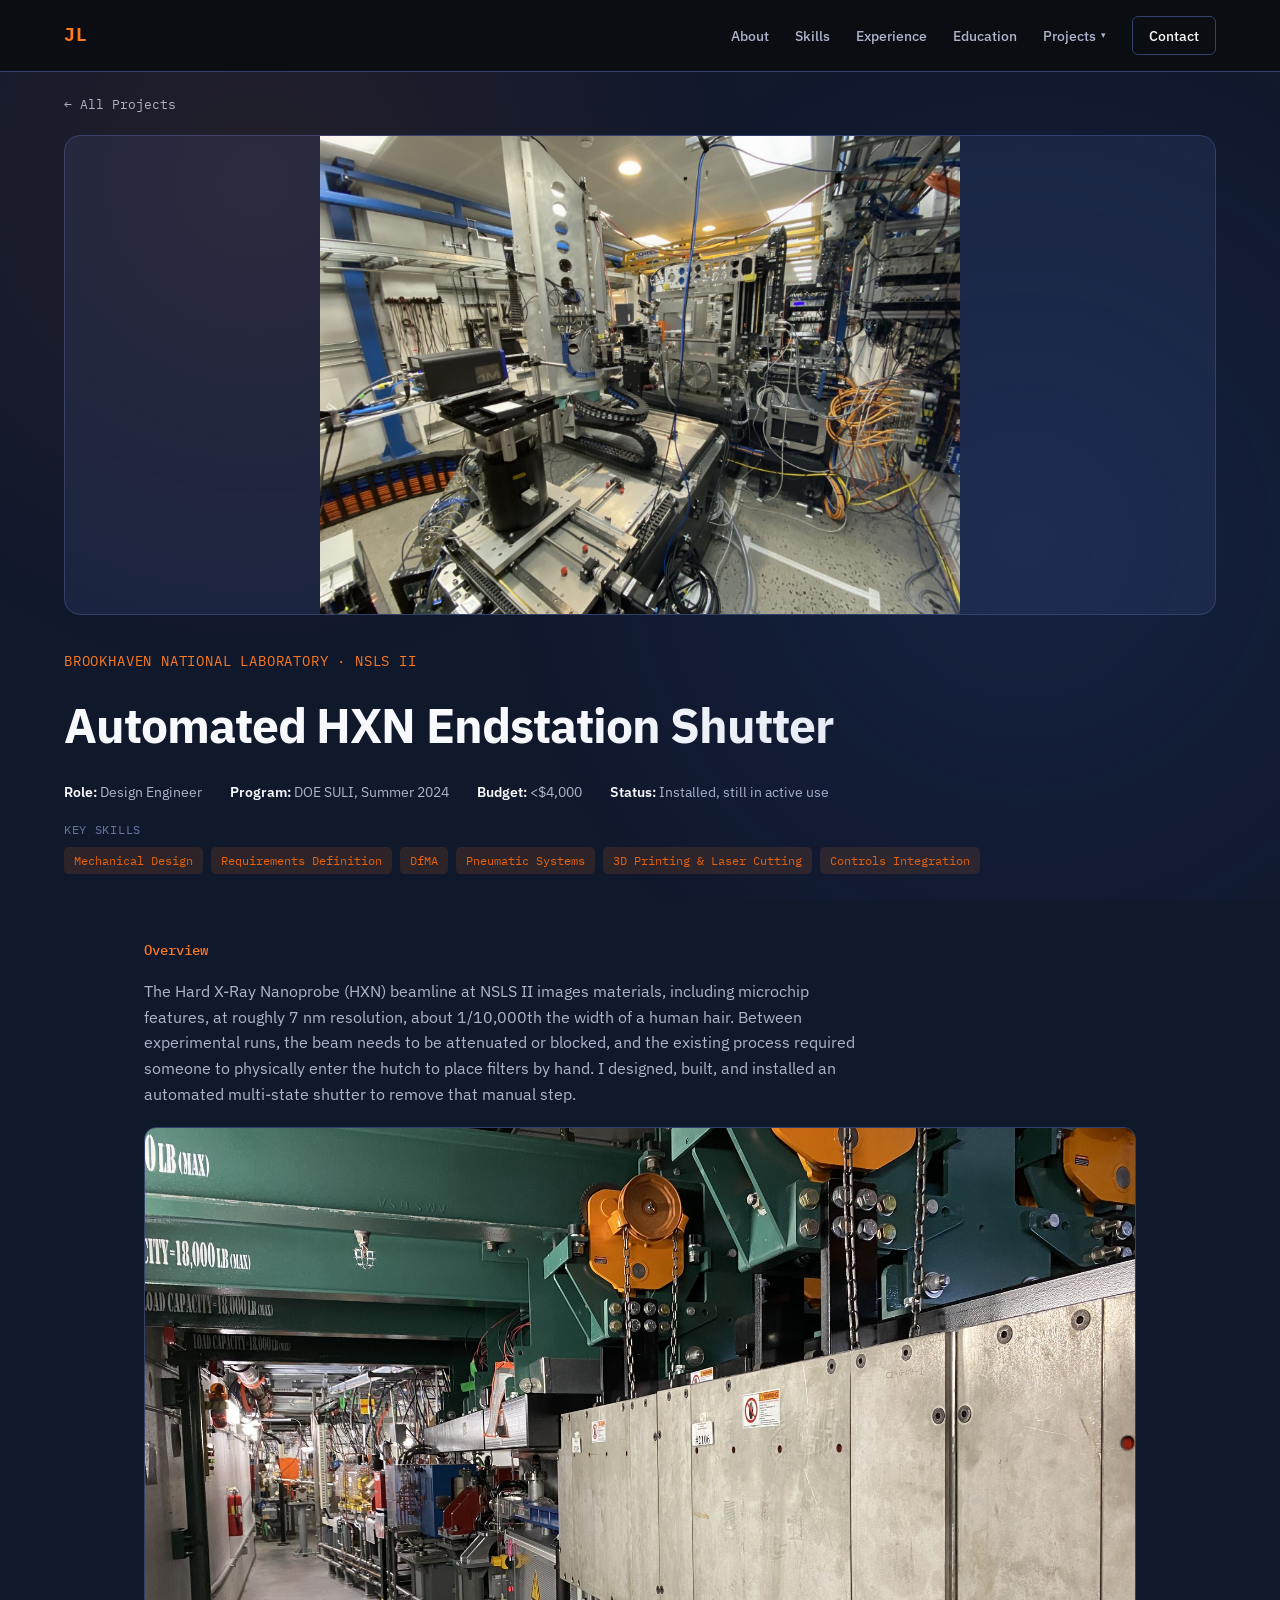
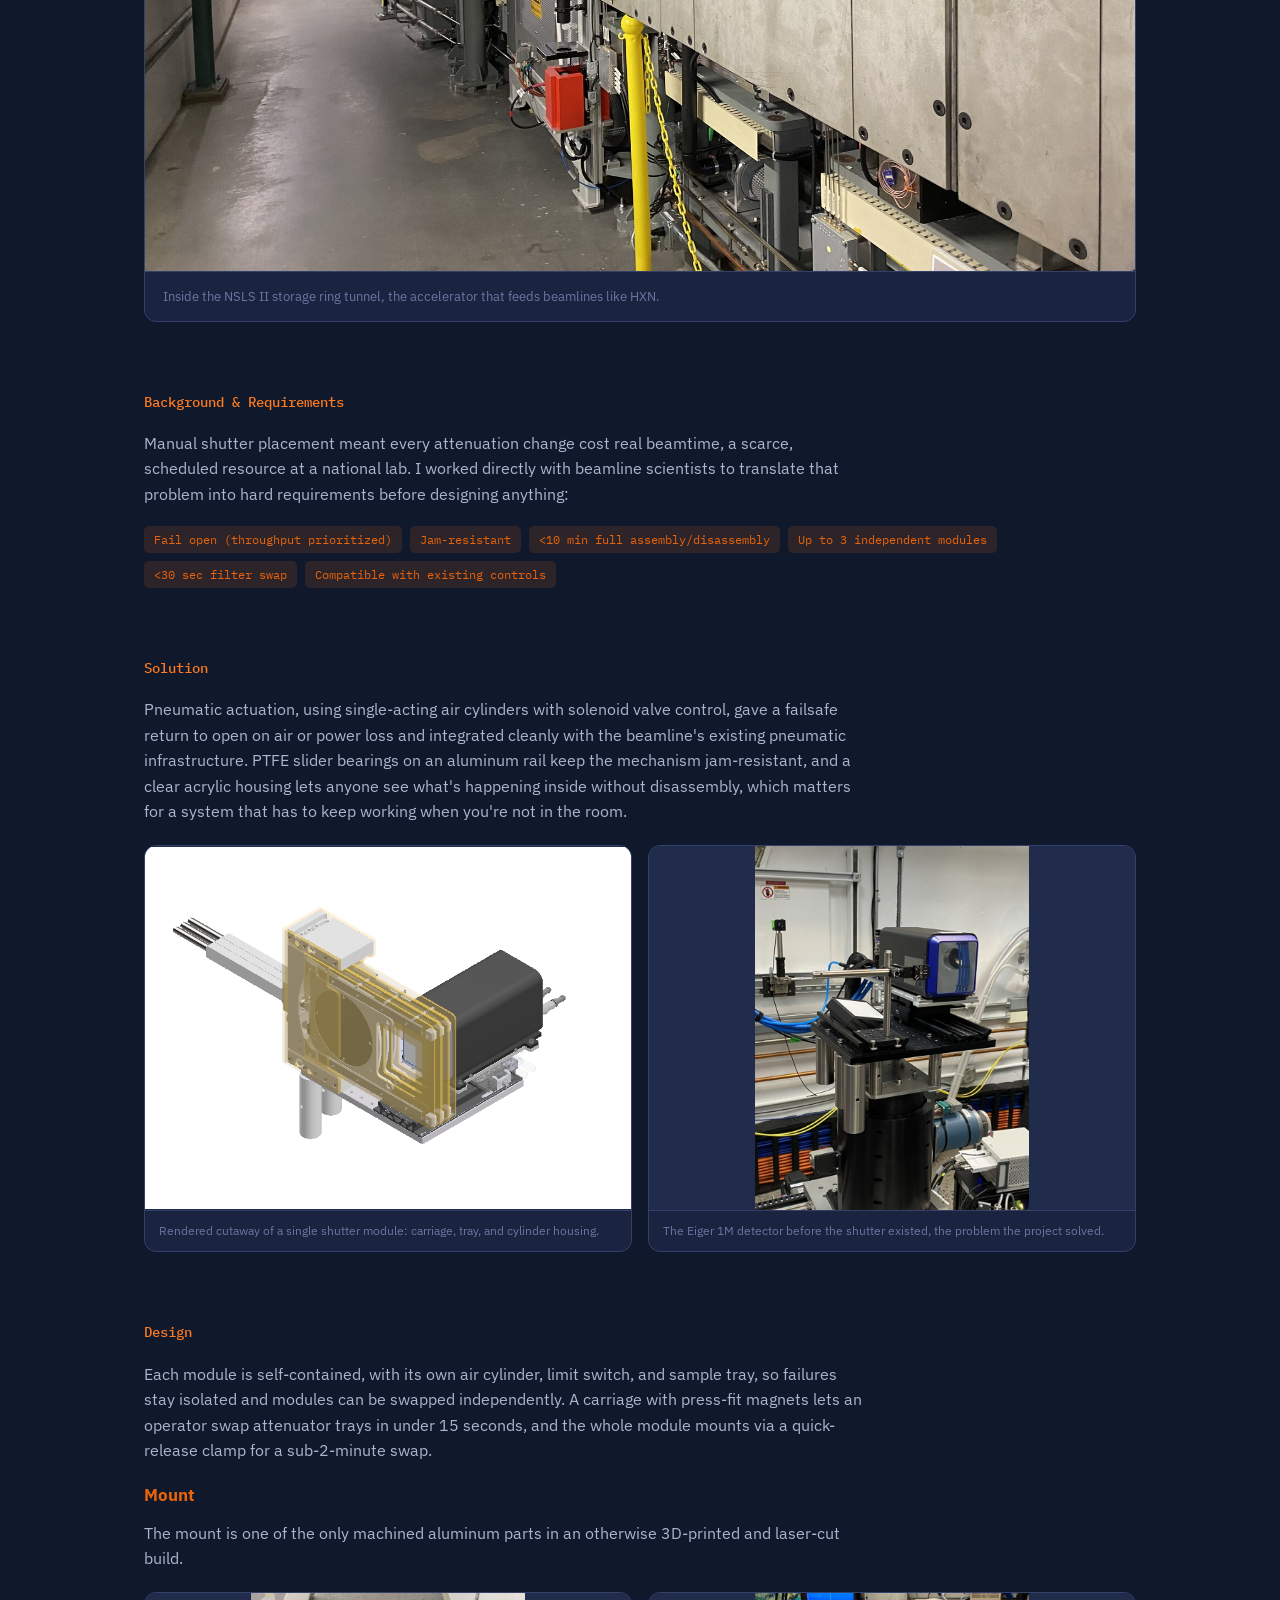
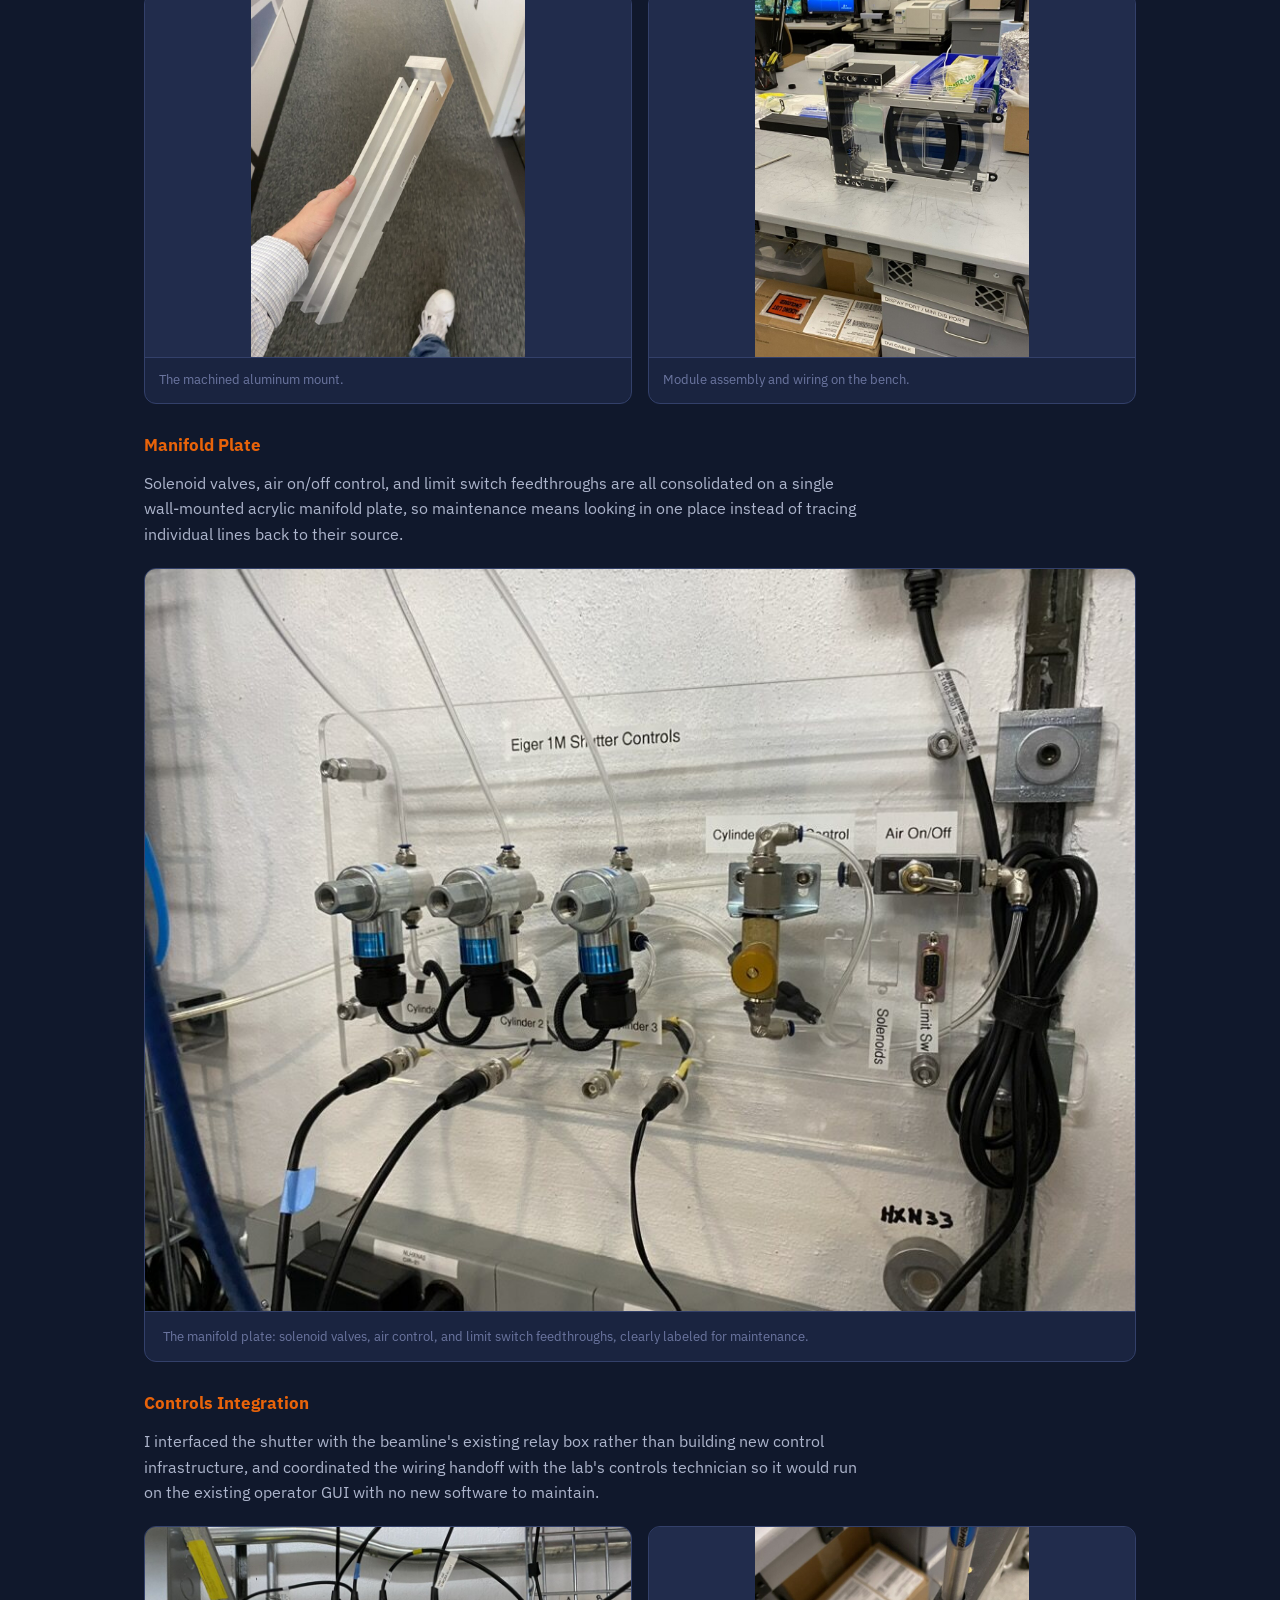
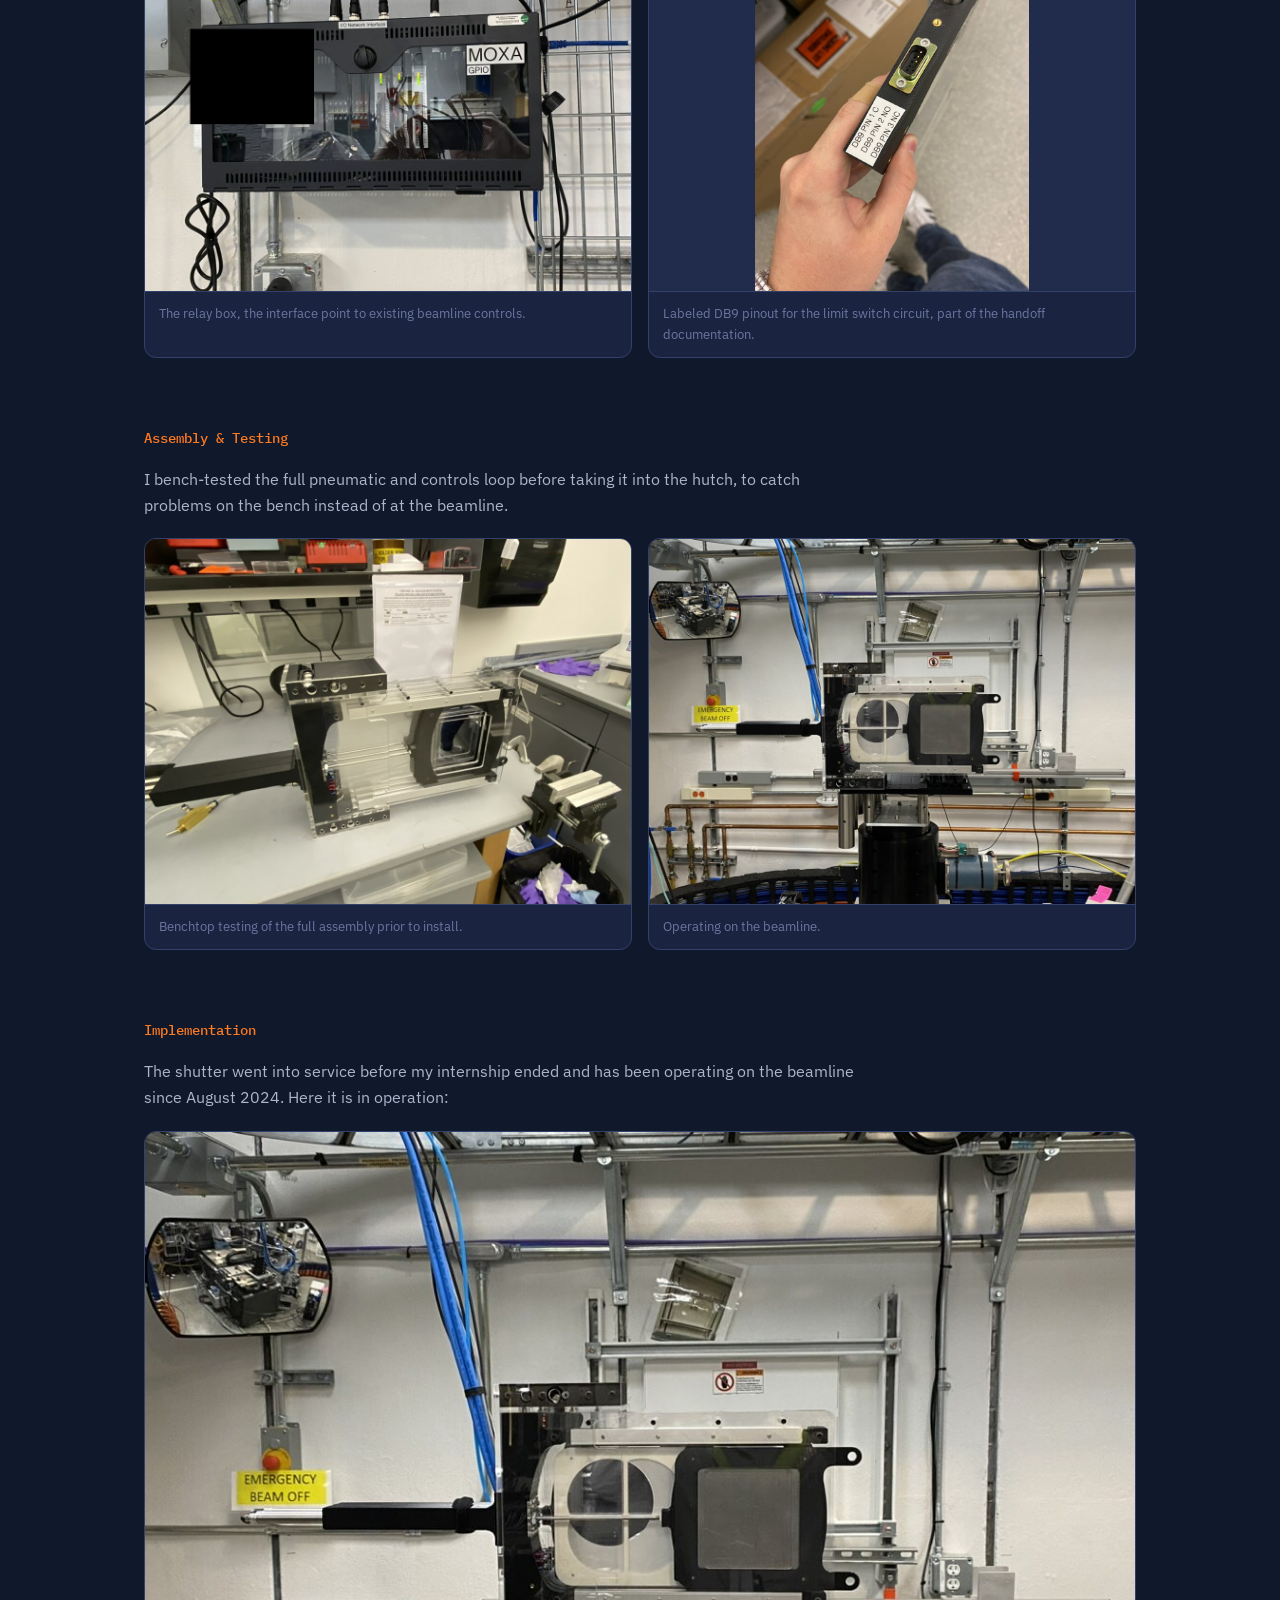
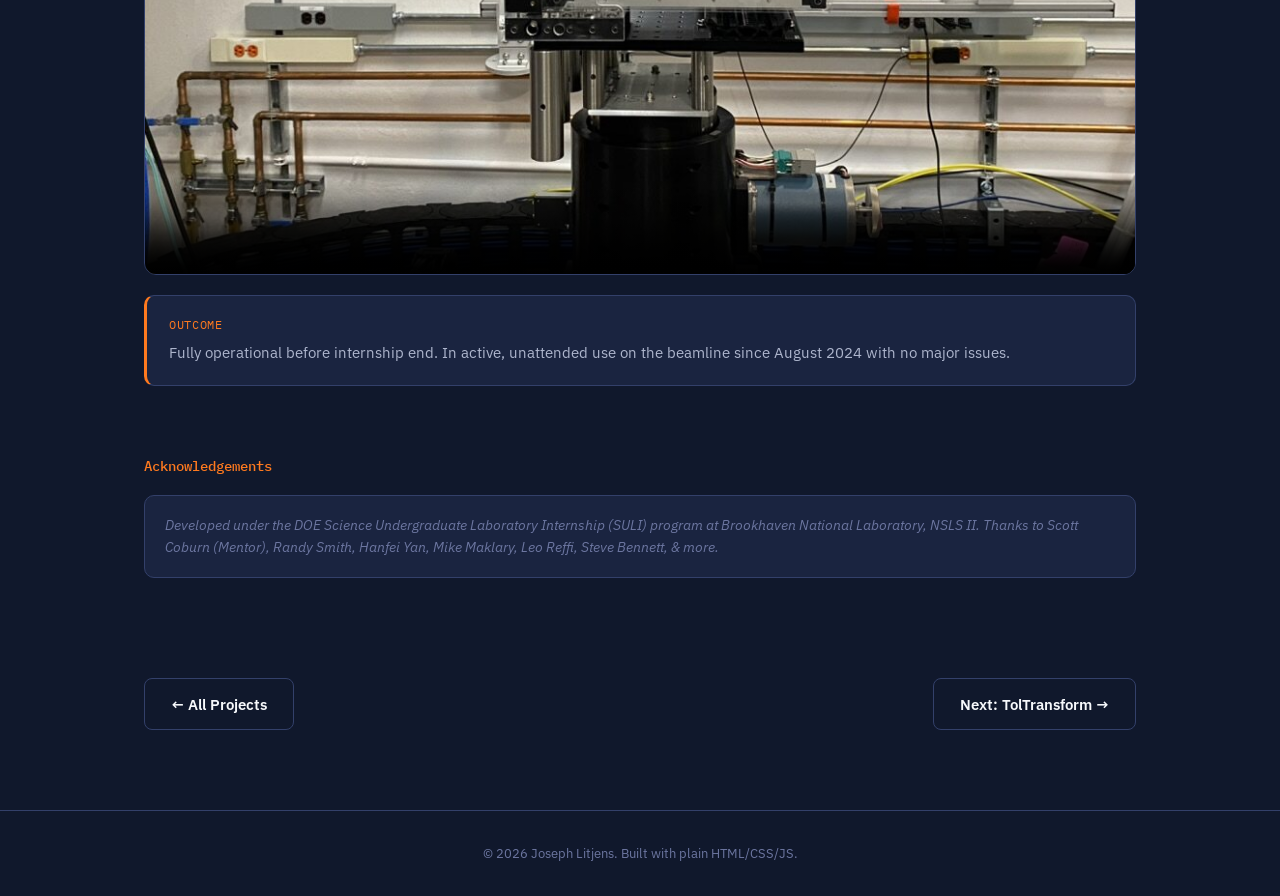
<file: projects/shutter.html>
<!DOCTYPE html>
<html lang="en">
<head>
<meta charset="UTF-8">
<meta name="viewport" content="width=device-width, initial-scale=1.0">
<title>Automated HXN Shutter | Joseph Litjens</title>
<meta name="description" content="Automated multi-state shutter designed and installed at the Hard X-Ray Nanoprobe endstation, Brookhaven National Laboratory.">
<link rel="icon" type="image/svg+xml" href="../favicon.svg">
<meta property="og:type" content="website">
<meta property="og:title" content="Automated HXN Shutter | Joseph Litjens">
<meta property="og:description" content="Automated multi-state shutter designed and installed at the Hard X-Ray Nanoprobe endstation, Brookhaven National Laboratory.">
<meta property="og:url" content="https://josephlitjens.github.io/projects/shutter.html">
<meta property="og:image" content="https://josephlitjens.github.io/assets/shutter/hero-installation.jpg">
<meta name="twitter:card" content="summary_large_image">
<link rel="preconnect" href="https://fonts.googleapis.com">
<link href="https://fonts.googleapis.com/css2?family=IBM+Plex+Sans:wght@400;500;600;700&family=IBM+Plex+Mono:wght@400;500;600&display=swap" rel="stylesheet">
<link rel="stylesheet" href="../style.css">
</head>
<body>
<div class="noise"></div>

<header class="site-header" id="top">
  <nav class="nav">
    <a class="nav-logo" href="../index.html">JL</a>
    <button class="nav-toggle" id="navToggle" aria-label="Toggle menu"><span></span><span></span><span></span></button>
    <ul class="nav-links" id="navLinks">
      <li><a href="../index.html#about">About</a></li>
      <li><a href="../index.html#skills">Skills</a></li>
      <li><a href="../index.html#experience">Experience</a></li>
      <li><a href="../index.html#education">Education</a></li>
      <li class="nav-dropdown-wrap">
        <a href="#" class="nav-dropdown-trigger">Projects <span class="nav-caret">▾</span></a>
        <ul class="nav-dropdown">
          <li><a href="shutter.html">Shutter</a></li>
          <li><a href="toltransform.html">TolTransform</a></li>
          <li><a href="linear-stage.html">Linear Stage</a></li>
          <li><a href="robotics.html">Robotics</a></li>
          <li><a href="lhr.html">Liquid Handling Robot</a></li>
          <li><a href="hull-mold.html">Hull Design</a></li>
          <li class="nav-dropdown-divider"></li>
          <li><a href="other.html">Other Projects</a></li>
        </ul>
      </li>
      <li><a href="../index.html#contact" class="nav-cta">Contact</a></li>
    </ul>
  </nav>
</header>

<div class="breadcrumb"><a href="../index.html">← All Projects</a></div>

<div class="project-hero">
  <div class="project-hero-img"><img src="../assets/shutter/hero-installation.jpg" alt="The HXN endstation at NSLS II, where the automated shutter is installed"></div>
  <div class="project-hero-head reveal">
    <p class="project-hero-tag">Brookhaven National Laboratory · NSLS II</p>
    <h1>Automated HXN Endstation Shutter</h1>
    <div class="project-hero-meta">
      <span><strong>Role:</strong> Design Engineer</span>
      <span><strong>Program:</strong> DOE SULI, Summer 2024</span>
      <span><strong>Budget:</strong> &lt;$4,000</span>
      <span><strong>Status:</strong> Installed, still in active use</span>
    </div>
    <p class="skills-used-label">Key Skills</p>
    <ul class="tag-row">
      <li>Mechanical Design</li>
      <li>Requirements Definition</li>
      <li>DfMA</li>
      <li>Pneumatic Systems</li>
      <li>3D Printing &amp; Laser Cutting</li>
      <li>Controls Integration</li>
    </ul>
  </div>
</div>

<div class="project-body">

  <section class="project-section reveal">
    <h2><span class="section-num">Overview</span></h2>
    <p>The Hard X-Ray Nanoprobe (HXN) beamline at NSLS II images materials, including microchip features, at roughly 7 nm resolution, about 1/10,000th the width of a human hair. Between experimental runs, the beam needs to be attenuated or blocked, and the existing process required someone to physically enter the hutch to place filters by hand. I designed, built, and installed an automated multi-state shutter to remove that manual step.</p>
    <figure class="figure-full">
      <img src="../assets/shutter/nsls-storage-ring.jpg" alt="NSLS II storage ring tunnel">
      <figcaption>Inside the NSLS II storage ring tunnel, the accelerator that feeds beamlines like HXN.</figcaption>
    </figure>
  </section>

  <section class="project-section reveal">
    <h2><span class="section-num">Background &amp; Requirements</span></h2>
    <p>Manual shutter placement meant every attenuation change cost real beamtime, a scarce, scheduled resource at a national lab. I worked directly with beamline scientists to translate that problem into hard requirements before designing anything:</p>
    <ul class="tag-row">
      <li>Fail open (throughput prioritized)</li>
      <li>Jam-resistant</li>
      <li>&lt;10 min full assembly/disassembly</li>
      <li>Up to 3 independent modules</li>
      <li>&lt;30 sec filter swap</li>
      <li>Compatible with existing controls</li>
    </ul>
  </section>

  <section class="project-section reveal">
    <h2><span class="section-num">Solution</span></h2>
    <p>Pneumatic actuation, using single-acting air cylinders with solenoid valve control, gave a failsafe return to open on air or power loss and integrated cleanly with the beamline's existing pneumatic infrastructure. PTFE slider bearings on an aluminum rail keep the mechanism jam-resistant, and a clear acrylic housing lets anyone see what's happening inside without disassembly, which matters for a system that has to keep working when you're not in the room.</p>

    <div class="pair">
      <figure><div class="gallery-img-box"><img src="../assets/shutter/render-cutaway.png" alt="Rendered cutaway of the shutter module assembly"></div><figcaption>Rendered cutaway of a single shutter module: carriage, tray, and cylinder housing.</figcaption></figure>
      <figure><div class="gallery-img-box"><img src="../assets/shutter/before.jpg" alt="The Eiger detector before the shutter was installed"></div><figcaption>The Eiger 1M detector before the shutter existed, the problem the project solved.</figcaption></figure>
    </div>
  </section>

  <section class="project-section reveal">
    <h2><span class="section-num">Design</span></h2>
    <p>Each module is self-contained, with its own air cylinder, limit switch, and sample tray, so failures stay isolated and modules can be swapped independently. A carriage with press-fit magnets lets an operator swap attenuator trays in under 15 seconds, and the whole module mounts via a quick-release clamp for a sub-2-minute swap.</p>

    <h3>Mount</h3>
    <p>The mount is one of the only machined aluminum parts in an otherwise 3D-printed and laser-cut build.</p>
    <div class="gallery gallery-2">
      <figure><div class="gallery-img-box"><img src="../assets/shutter/al-mount.jpg" alt="Machined aluminum mount component"></div><figcaption>The machined aluminum mount.</figcaption></figure>
      <figure><div class="gallery-img-box"><img src="../assets/shutter/benchtop-1.jpg" alt="Shutter assembly on the bench"></div><figcaption>Module assembly and wiring on the bench.</figcaption></figure>
    </div>

    <h3>Manifold Plate</h3>
    <p>Solenoid valves, air on/off control, and limit switch feedthroughs are all consolidated on a single wall-mounted acrylic manifold plate, so maintenance means looking in one place instead of tracing individual lines back to their source.</p>
    <figure class="figure-full">
      <img src="../assets/shutter/pneumatics.jpg" alt="Wall-mounted manifold plate with labeled solenoid valves and feedthroughs">
      <figcaption>The manifold plate: solenoid valves, air control, and limit switch feedthroughs, clearly labeled for maintenance.</figcaption>
    </figure>

    <h3>Controls Integration</h3>
    <p>I interfaced the shutter with the beamline's existing relay box rather than building new control infrastructure, and coordinated the wiring handoff with the lab's controls technician so it would run on the existing operator GUI with no new software to maintain.</p>
    <div class="gallery gallery-2">
      <figure><div class="gallery-img-box"><img src="../assets/shutter/moxa-io.jpg" alt="Relay box used for controls integration"></div><figcaption>The relay box, the interface point to existing beamline controls.</figcaption></figure>
      <figure><div class="gallery-img-box"><img src="../assets/shutter/pinout.jpg" alt="Labeled DB9 connector pinout for the limit switch circuit"></div><figcaption>Labeled DB9 pinout for the limit switch circuit, part of the handoff documentation.</figcaption></figure>
    </div>
  </section>

  <section class="project-section reveal">
    <h2><span class="section-num">Assembly &amp; Testing</span></h2>
    <p>I bench-tested the full pneumatic and controls loop before taking it into the hutch, to catch problems on the bench instead of at the beamline.</p>
    <div class="gallery gallery-2">
      <figure><div class="gallery-img-box"><img src="../assets/shutter/benchtop-test.jpg" alt="Benchtop test of the shutter assembly"></div><figcaption>Benchtop testing of the full assembly prior to install.</figcaption></figure>
      <figure><div class="gallery-img-box"><img src="../assets/shutter/operation.jpg" alt="Shutter operating on the beamline"></div><figcaption>Operating on the beamline.</figcaption></figure>
    </div>
  </section>

  <section class="project-section reveal">
    <h2><span class="section-num">Implementation</span></h2>
    <p>The shutter went into service before my internship ended and has been operating on the beamline since August 2024. Here it is in operation:</p>
    <div class="video-wrap">
      <video controls preload="metadata" poster="../assets/shutter/operation.jpg">
        <source src="../assets/shutter/operation.mp4" type="video/mp4">
      </video>
    </div>
    <div class="result-box">
      <div class="result-label">Outcome</div>
      <p>Fully operational before internship end. In active, unattended use on the beamline since August 2024 with no major issues.</p>
    </div>
  </section>

  <section class="project-section reveal">
    <h2><span class="section-num">Acknowledgements</span></h2>
    <div class="ack-box">
      Developed under the DOE Science Undergraduate Laboratory Internship (SULI) program at Brookhaven National Laboratory, NSLS II. Thanks to Scott Coburn (Mentor), Randy Smith, Hanfei Yan, Mike Maklary, Leo Reffi, Steve Bennett, &amp; more.
    </div>
  </section>

</div>

<div class="project-nav-footer">
  <a href="../index.html" class="btn btn-ghost">← All Projects</a>
  <a href="toltransform.html" class="btn btn-ghost">Next: TolTransform →</a>
</div>

<footer class="site-footer">
  <p>&copy; <span id="year"></span> Joseph Litjens. Built with plain HTML/CSS/JS.</p>
</footer>

<script src="../script.js"></script>
</body>
</html>
</file>
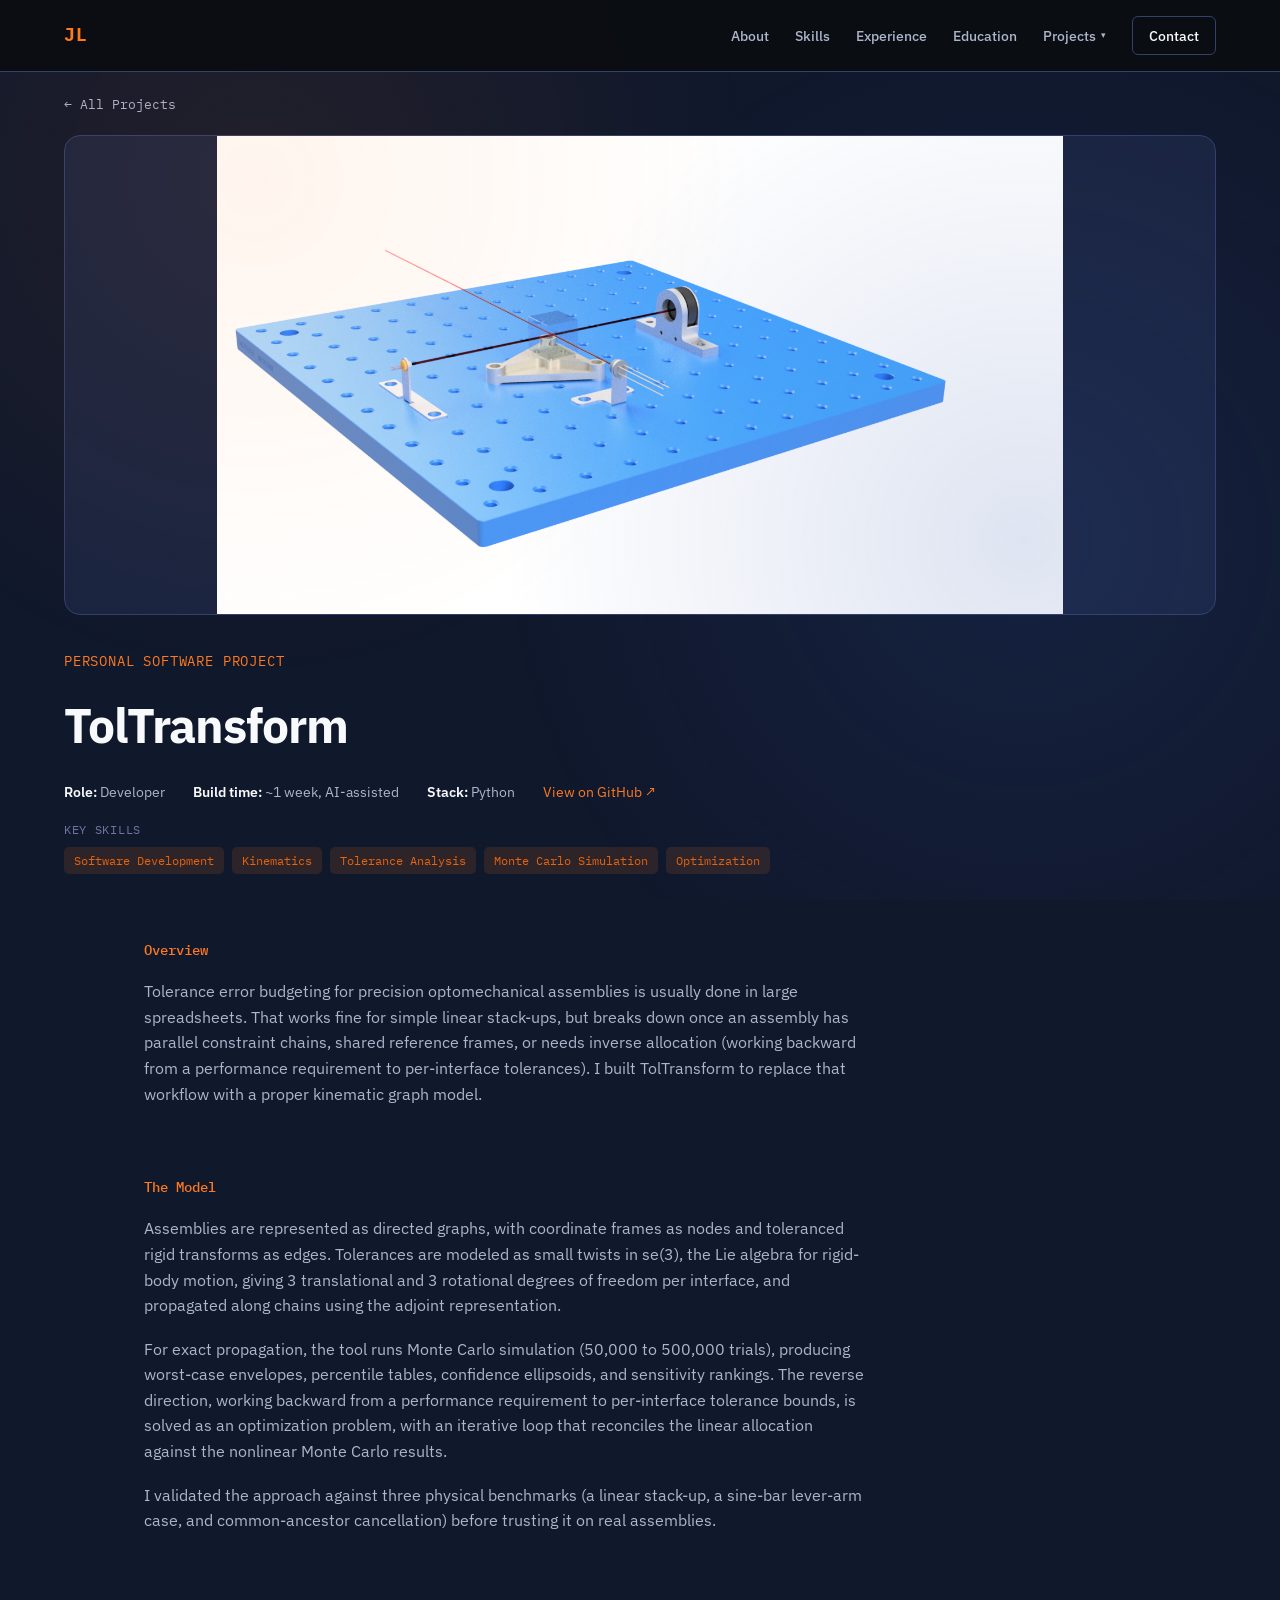
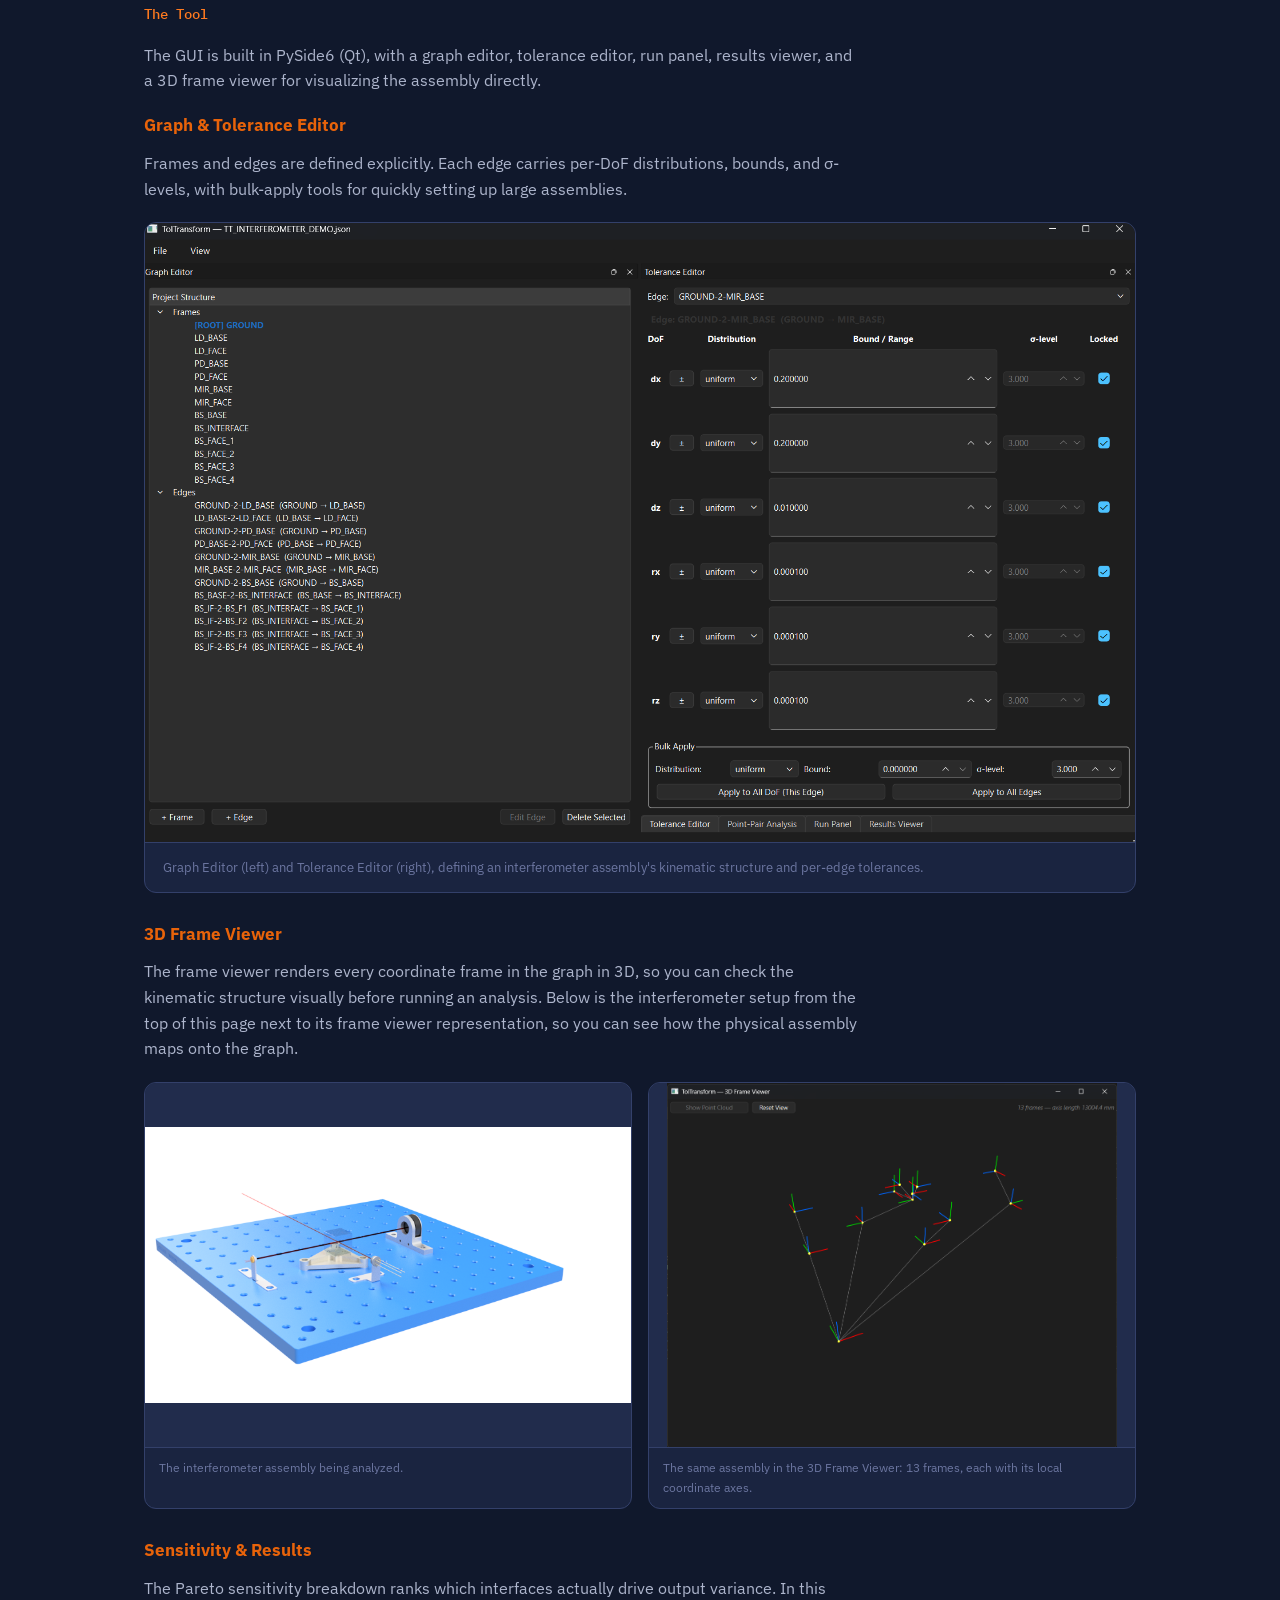
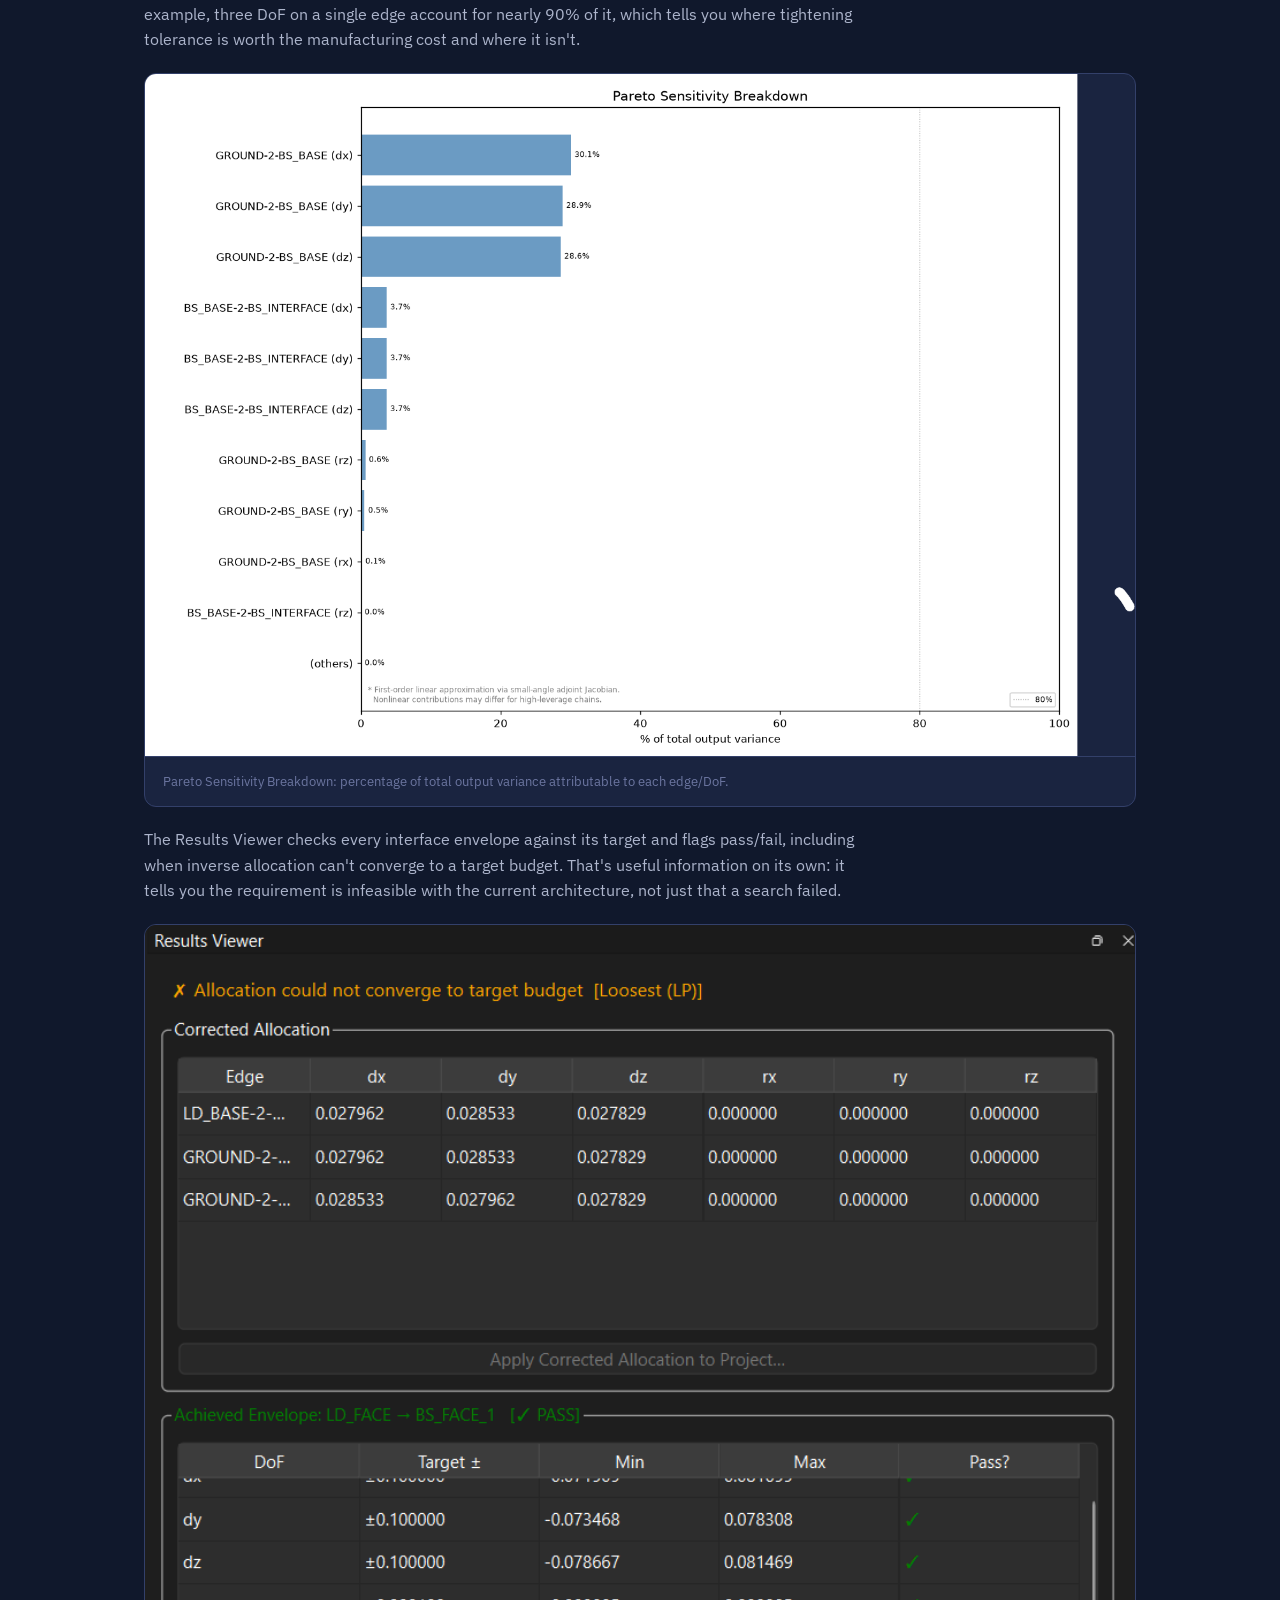
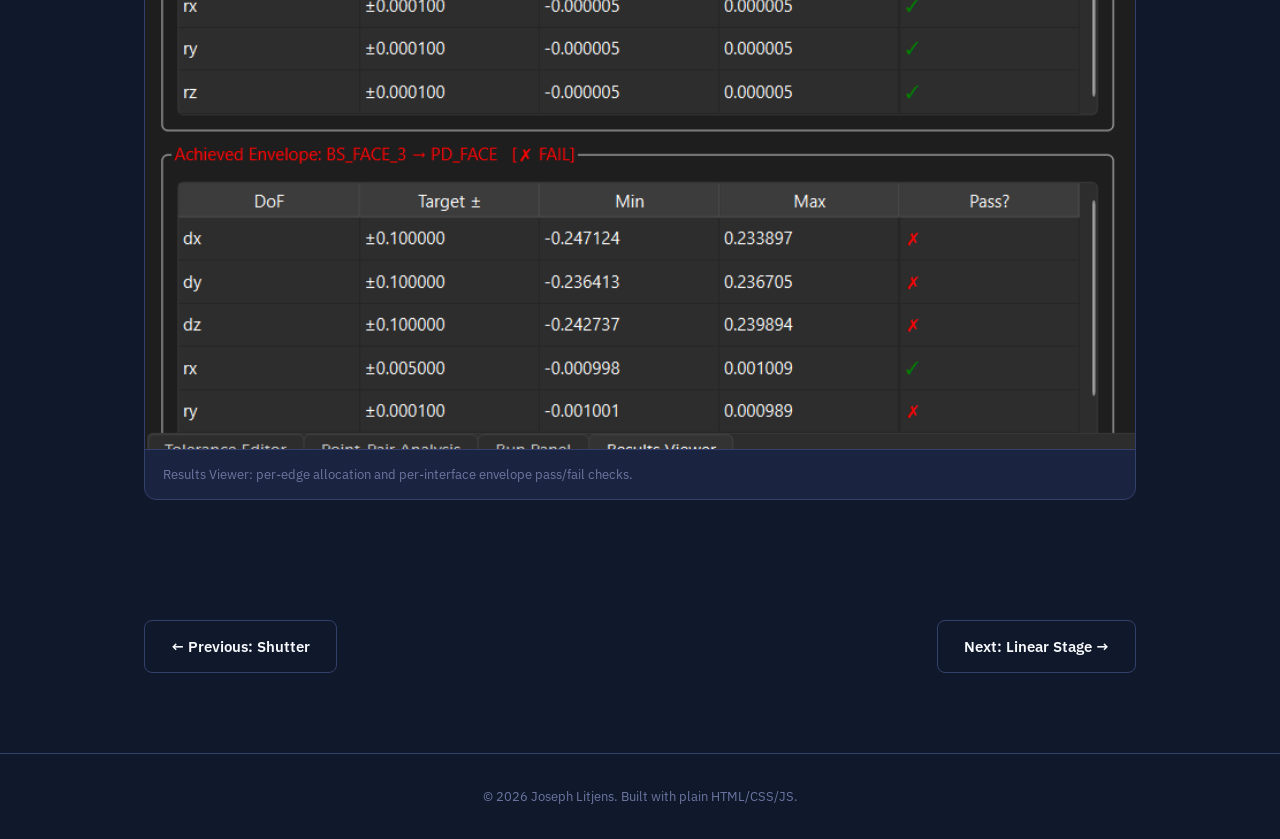
<file: projects/toltransform.html>
<!DOCTYPE html>
<html lang="en">
<head>
<meta charset="UTF-8">
<meta name="viewport" content="width=device-width, initial-scale=1.0">
<title>TolTransform | Joseph Litjens</title>
<meta name="description" content="A kinematic tolerance analysis and inverse allocation tool for precision mechanical and optical assemblies.">
<link rel="icon" type="image/svg+xml" href="../favicon.svg">
<meta property="og:type" content="website">
<meta property="og:title" content="TolTransform | Joseph Litjens">
<meta property="og:description" content="A kinematic tolerance analysis and inverse allocation tool for precision mechanical and optical assemblies.">
<meta property="og:url" content="https://josephlitjens.github.io/projects/toltransform.html">
<meta property="og:image" content="https://josephlitjens.github.io/assets/toltransform/hero-interferometer.png">
<meta name="twitter:card" content="summary_large_image">
<link rel="preconnect" href="https://fonts.googleapis.com">
<link href="https://fonts.googleapis.com/css2?family=IBM+Plex+Sans:wght@400;500;600;700&family=IBM+Plex+Mono:wght@400;500;600&display=swap" rel="stylesheet">
<link rel="stylesheet" href="../style.css">
</head>
<body>
<div class="noise"></div>

<header class="site-header" id="top">
  <nav class="nav">
    <a class="nav-logo" href="../index.html">JL</a>
    <button class="nav-toggle" id="navToggle" aria-label="Toggle menu"><span></span><span></span><span></span></button>
    <ul class="nav-links" id="navLinks">
      <li><a href="../index.html#about">About</a></li>
      <li><a href="../index.html#skills">Skills</a></li>
      <li><a href="../index.html#experience">Experience</a></li>
      <li><a href="../index.html#education">Education</a></li>
      <li class="nav-dropdown-wrap">
        <a href="#" class="nav-dropdown-trigger">Projects <span class="nav-caret">▾</span></a>
        <ul class="nav-dropdown">
          <li><a href="shutter.html">Shutter</a></li>
          <li><a href="toltransform.html">TolTransform</a></li>
          <li><a href="linear-stage.html">Linear Stage</a></li>
          <li><a href="robotics.html">Robotics</a></li>
          <li><a href="lhr.html">Liquid Handling Robot</a></li>
          <li><a href="hull-mold.html">Hull Design</a></li>
          <li class="nav-dropdown-divider"></li>
          <li><a href="other.html">Other Projects</a></li>
        </ul>
      </li>
      <li><a href="../index.html#contact" class="nav-cta">Contact</a></li>
    </ul>
  </nav>
</header>

<div class="breadcrumb"><a href="../index.html">← All Projects</a></div>

<div class="project-hero">
  <div class="project-hero-img"><img src="../assets/toltransform/hero-interferometer.png" alt="Rendered optical interferometer setup analyzed by TolTransform"></div>
  <div class="project-hero-head reveal">
    <p class="project-hero-tag">Personal Software Project</p>
    <h1>TolTransform</h1>
    <div class="project-hero-meta">
      <span><strong>Role:</strong> Developer</span>
      <span><strong>Build time:</strong> ~1 week, AI-assisted</span>
      <span><strong>Stack:</strong> Python</span>
      <span><a href="https://github.com/JosephLitjens/toltransform" target="_blank" rel="noopener" style="color: var(--accent);">View on GitHub ↗</a></span>
    </div>
    <p class="skills-used-label">Key Skills</p>
    <ul class="tag-row">
      <li>Software Development</li>
      <li>Kinematics</li>
      <li>Tolerance Analysis</li>
      <li>Monte Carlo Simulation</li>
      <li>Optimization</li>
    </ul>
  </div>
</div>

<div class="project-body">

  <section class="project-section reveal">
    <h2><span class="section-num">Overview</span></h2>
    <p>Tolerance error budgeting for precision optomechanical assemblies is usually done in large spreadsheets. That works fine for simple linear stack-ups, but breaks down once an assembly has parallel constraint chains, shared reference frames, or needs inverse allocation (working backward from a performance requirement to per-interface tolerances). I built TolTransform to replace that workflow with a proper kinematic graph model.</p>
  </section>

  <section class="project-section reveal">
    <h2><span class="section-num">The Model</span></h2>
    <p>Assemblies are represented as directed graphs, with coordinate frames as nodes and toleranced rigid transforms as edges. Tolerances are modeled as small twists in se(3), the Lie algebra for rigid-body motion, giving 3 translational and 3 rotational degrees of freedom per interface, and propagated along chains using the adjoint representation.</p>
    <p>For exact propagation, the tool runs Monte Carlo simulation (50,000 to 500,000 trials), producing worst-case envelopes, percentile tables, confidence ellipsoids, and sensitivity rankings. The reverse direction, working backward from a performance requirement to per-interface tolerance bounds, is solved as an optimization problem, with an iterative loop that reconciles the linear allocation against the nonlinear Monte Carlo results.</p>
    <p>I validated the approach against three physical benchmarks (a linear stack-up, a sine-bar lever-arm case, and common-ancestor cancellation) before trusting it on real assemblies.</p>
  </section>

  <section class="project-section reveal">
    <h2><span class="section-num">The Tool</span></h2>
    <p>The GUI is built in PySide6 (Qt), with a graph editor, tolerance editor, run panel, results viewer, and a 3D frame viewer for visualizing the assembly directly.</p>

    <h3>Graph &amp; Tolerance Editor</h3>
    <p>Frames and edges are defined explicitly. Each edge carries per-DoF distributions, bounds, and σ-levels, with bulk-apply tools for quickly setting up large assemblies.</p>
    <figure class="figure-full">
      <img src="../assets/toltransform/graph-tolerance-editor.png" alt="TolTransform graph editor and tolerance editor panels">
      <figcaption>Graph Editor (left) and Tolerance Editor (right), defining an interferometer assembly's kinematic structure and per-edge tolerances.</figcaption>
    </figure>

    <h3>3D Frame Viewer</h3>
    <p>The frame viewer renders every coordinate frame in the graph in 3D, so you can check the kinematic structure visually before running an analysis. Below is the interferometer setup from the top of this page next to its frame viewer representation, so you can see how the physical assembly maps onto the graph.</p>
    <div class="pair">
      <figure><div class="gallery-img-box"><img src="../assets/toltransform/hero-interferometer.png" alt="Rendered optical interferometer setup analyzed by TolTransform"></div><figcaption>The interferometer assembly being analyzed.</figcaption></figure>
      <figure><div class="gallery-img-box"><img src="../assets/toltransform/frame-viewer.png" alt="TolTransform 3D frame viewer showing a kinematic graph"></div><figcaption>The same assembly in the 3D Frame Viewer: 13 frames, each with its local coordinate axes.</figcaption></figure>
    </div>

    <h3>Sensitivity &amp; Results</h3>
    <p>The Pareto sensitivity breakdown ranks which interfaces actually drive output variance. In this example, three DoF on a single edge account for nearly 90% of it, which tells you where tightening tolerance is worth the manufacturing cost and where it isn't.</p>
    <figure class="figure-full">
      <img src="../assets/toltransform/pareto-sensitivity.png" alt="Pareto sensitivity breakdown chart">
      <figcaption>Pareto Sensitivity Breakdown: percentage of total output variance attributable to each edge/DoF.</figcaption>
    </figure>

    <p>The Results Viewer checks every interface envelope against its target and flags pass/fail, including when inverse allocation can't converge to a target budget. That's useful information on its own: it tells you the requirement is infeasible with the current architecture, not just that a search failed.</p>
    <figure class="figure-full">
      <img src="../assets/toltransform/results-viewer.png" alt="TolTransform results viewer showing pass/fail envelope checks">
      <figcaption>Results Viewer: per-edge allocation and per-interface envelope pass/fail checks.</figcaption>
    </figure>
  </section>

</div>

<div class="project-nav-footer">
  <a href="shutter.html" class="btn btn-ghost">← Previous: Shutter</a>
  <a href="linear-stage.html" class="btn btn-ghost">Next: Linear Stage →</a>
</div>

<footer class="site-footer">
  <p>&copy; <span id="year"></span> Joseph Litjens. Built with plain HTML/CSS/JS.</p>
</footer>

<script src="../script.js"></script>
</body>
</html>
</file>
<file: style.css>
/* ==========================================================================
   Joseph Litjens Portfolio — shared stylesheet
   Used by index.html and every /projects/*.html page.
   Organized: variables -> base -> nav -> home sections -> project-page
   components -> footer -> responsive. Keep component classes generic so
   pages can be reworked independently without touching shared rules.
   ========================================================================== */

:root {
  --bg: #10182c;
  --bg-alt: #141d34;
  --surface: #1a2440;
  --surface-2: #212c4c;
  --border: #33406a;
  --text: #f7f9fc;
  --text-dim: #adb5cc;
  --text-faint: #6c76a0;
  --accent: #ff7a1f;
  --accent-dim: #e8630a;
  --warn: #e5493f;
  --mono: 'IBM Plex Mono', monospace;
  --sans: 'IBM Plex Sans', -apple-system, BlinkMacSystemFont, sans-serif;
  --max-w: 1040px;
  --max-w-wide: 1200px;
}

* { box-sizing: border-box; margin: 0; padding: 0; }
html { scroll-behavior: smooth; }
body {
  background: var(--bg);
  color: var(--text);
  font-family: var(--sans);
  line-height: 1.6;
  -webkit-font-smoothing: antialiased;
}
a { color: inherit; text-decoration: none; }
ul { list-style: none; }
img, video { max-width: 100%; display: block; }

.noise {
  position: fixed;
  inset: 0;
  pointer-events: none;
  z-index: 1;
  background-image: radial-gradient(circle at 20% 20%, rgba(255,122,31,0.08), transparent 40%),
                     radial-gradient(circle at 80% 60%, rgba(51,86,170,0.16), transparent 45%);
}

/* ==========================================================================
   NAV
   ========================================================================== */
.site-header {
  position: sticky;
  top: 0;
  z-index: 200;
  background: rgba(11,13,16,0.9);
  backdrop-filter: blur(10px);
  border-bottom: 1px solid var(--border);
}
.nav {
  max-width: var(--max-w-wide);
  margin: 0 auto;
  padding: 16px 24px;
  display: flex;
  align-items: center;
  justify-content: space-between;
}
.nav-logo { font-family: var(--mono); font-weight: 700; font-size: 1.1rem; color: var(--accent); letter-spacing: 0.05em; }
.nav-links { display: flex; gap: 26px; align-items: center; }
.nav-links > li { position: relative; }
.nav-links a { font-size: 0.9rem; color: var(--text-dim); font-weight: 500; transition: color 0.2s ease; display: flex; align-items: center; gap: 5px; }
.nav-links > li > a:hover, .nav-links a.active { color: var(--text); }
.nav-cta { border: 1px solid var(--border); padding: 7px 16px; border-radius: 6px; color: var(--text) !important; }
.nav-cta:hover { border-color: var(--accent); }

.nav-caret { font-size: 0.65em; transition: transform 0.2s ease; }
.nav-dropdown-wrap:hover .nav-caret,
.nav-dropdown-wrap.open .nav-caret { transform: rotate(180deg); }

.nav-dropdown {
  position: absolute;
  top: calc(100% + 14px);
  left: 50%;
  transform: translateX(-50%);
  background: var(--surface);
  border: 1px solid var(--border);
  border-radius: 10px;
  padding: 8px;
  min-width: 240px;
  box-shadow: 0 12px 32px rgba(0,0,0,0.45);
  opacity: 0;
  visibility: hidden;
  transform: translateX(-50%) translateY(6px);
  transition: opacity 0.15s ease, transform 0.15s ease, visibility 0.15s;
}
.nav-dropdown-wrap:hover .nav-dropdown,
.nav-dropdown-wrap.open .nav-dropdown {
  opacity: 1;
  visibility: visible;
  transform: translateX(-50%) translateY(0);
}
.nav-dropdown li a {
  padding: 9px 12px;
  border-radius: 6px;
  font-size: 0.87rem;
  color: var(--text-dim);
  display: flex;
  align-items: center;
  gap: 10px;
}
.nav-dropdown li a:hover { background: var(--surface-2); color: var(--text); }
.nav-dropdown-num { font-family: var(--mono); color: var(--accent); font-size: 0.75rem; width: 1.2em; }
.nav-dropdown-divider { height: 1px; background: var(--border); margin: 6px 4px; }

.nav-toggle { display: none; flex-direction: column; gap: 5px; background: none; border: none; cursor: pointer; padding: 4px; }
.nav-toggle span { width: 22px; height: 2px; background: var(--text); display: block; }

/* ==========================================================================
   HERO (home)
   ========================================================================== */
.hero { min-height: 82vh; display: flex; align-items: center; padding: 60px 24px; position: relative; }
.hero-inner { max-width: var(--max-w-wide); margin: 0 auto; width: 100%; display: grid; grid-template-columns: 1.3fr 0.7fr; gap: 56px; align-items: center; }
.eyebrow { font-family: var(--mono); color: var(--accent); font-size: 0.85rem; letter-spacing: 0.08em; text-transform: uppercase; margin-bottom: 18px; }
.hero h1 { font-size: clamp(2.4rem, 6vw, 4rem); font-weight: 800; letter-spacing: -0.02em; margin-bottom: 22px; }
.hero-sub { max-width: 560px; color: var(--text-dim); font-size: 1.08rem; margin-bottom: 32px; }
.hero-actions { display: flex; gap: 16px; margin-bottom: 52px; flex-wrap: wrap; }
.btn { padding: 13px 26px; border-radius: 8px; font-weight: 600; font-size: 0.95rem; transition: all 0.2s ease; display: inline-block; }
.btn-primary { background: var(--accent); color: var(--bg); }
.btn-primary:hover { background: var(--accent-dim); transform: translateY(-1px); }
.btn-ghost { border: 1px solid var(--border); color: var(--text); }
.btn-ghost:hover { border-color: var(--accent); color: var(--accent); }
.stat { display: flex; flex-direction: column; gap: 4px; }
.stat-num { font-family: var(--mono); font-size: 1.7rem; font-weight: 700; color: var(--accent); }
.stat-label { font-size: 0.8rem; color: var(--text-faint); }

.hero-photo {
  border-radius: 16px;
  overflow: hidden;
  border: 1px solid var(--border);
  aspect-ratio: 4/5;
}
.hero-photo img { width: 100%; height: 100%; object-fit: cover; }

/* ==========================================================================
   GENERIC SECTIONS
   ========================================================================== */
.section { padding: 96px 24px; }
.section-alt { background: var(--bg-alt); }
.section-inner { max-width: var(--max-w); margin: 0 auto; }
.section-inner-wide { max-width: var(--max-w-wide); margin: 0 auto; }
.section-title { font-size: 1.85rem; font-weight: 700; margin-bottom: 44px; display: flex; align-items: baseline; gap: 14px; }
.section-num { font-family: var(--mono); color: var(--accent); font-size: 1rem; font-weight: 500; }

.about-text { color: var(--text-dim); font-size: 1.05rem; margin-bottom: 20px; max-width: 760px; }

/* Experience: position overviews only, no bullets */
.exp-list { display: flex; flex-direction: column; gap: 0; border-top: 1px solid var(--border); }
.exp-item { padding: 26px 0; border-bottom: 1px solid var(--border); display: grid; grid-template-columns: 1fr auto; gap: 8px 24px; align-items: baseline; }
.exp-role { font-size: 1.08rem; font-weight: 700; }
.exp-org { color: var(--accent-dim); font-size: 0.92rem; font-weight: 500; grid-column: 1; }
.exp-date { font-family: var(--mono); font-size: 0.8rem; color: var(--text-faint); white-space: nowrap; grid-row: 1; }
.exp-desc { grid-column: 1 / -1; color: var(--text-dim); font-size: 0.92rem; max-width: 640px; margin-top: 2px; }

/* Skills */
.skills-grid { display: grid; grid-template-columns: repeat(3, 1fr); gap: 28px; }
.skill-group h3 { font-size: 1rem; font-weight: 700; color: var(--accent); margin-bottom: 10px; }
.skill-group p { color: var(--text-dim); font-size: 0.92rem; line-height: 1.7; }

/* Education */
.edu-item { padding: 24px 0; border-bottom: 1px solid var(--border); }
.edu-item:last-child { border-bottom: none; }
.edu-head { display: flex; justify-content: space-between; align-items: baseline; flex-wrap: wrap; gap: 8px; }
.edu-head h3 { font-size: 1.15rem; font-weight: 700; }
.edu-org { color: var(--accent-dim); font-size: 0.92rem; margin-top: 6px; }
.edu-detail { color: var(--text-dim); font-size: 0.88rem; margin-top: 6px; }

/* ==========================================================================
   PROJECT CARDS (home)
   ========================================================================== */
.project-grid { display: grid; grid-template-columns: repeat(2, 1fr); gap: 22px; }
.project-card {
  background: var(--surface);
  border: 1px solid var(--border);
  border-radius: 14px;
  overflow: hidden;
  transition: border-color 0.2s ease, transform 0.2s ease;
  display: flex;
  flex-direction: column;
}
.project-card:hover { border-color: var(--accent-dim); transform: translateY(-2px); }
.project-card-img { aspect-ratio: 16/10; overflow: hidden; background: var(--surface-2); display: flex; align-items: center; justify-content: center; }
.project-card-img img { width: 100%; height: 100%; object-fit: contain; }
.project-card-body { padding: 22px 24px 24px; flex: 1; display: flex; flex-direction: column; }
.project-card-num { font-family: var(--mono); color: var(--accent); font-size: 0.75rem; margin-bottom: 8px; }
.project-card h3 { font-size: 1.2rem; font-weight: 700; margin-bottom: 10px; }
.project-card p { color: var(--text-dim); font-size: 0.9rem; flex: 1; }
.project-card-link { margin-top: 16px; font-family: var(--mono); font-size: 0.78rem; color: var(--accent); }

.project-card.featured { grid-column: 1 / -1; flex-direction: row; }
.project-card.featured .project-card-img { width: 46%; aspect-ratio: auto; }
.project-card.featured .project-card-body { width: 54%; justify-content: center; }
.project-card.featured h3 { font-size: 1.5rem; }
.project-card.featured p { font-size: 0.98rem; }

.project-card.light { background: transparent; border-style: dashed; opacity: 0.88; }
.project-card.light .project-card-body { padding: 20px 22px 22px; }
.project-card.light h3 { font-size: 1.05rem; }

/* ==========================================================================
   CONTACT / FOOTER
   ========================================================================== */
.section-contact { text-align: center; }
.section-contact .section-title { justify-content: center; }
.contact-links { display: flex; justify-content: center; gap: 20px; flex-wrap: wrap; }
.contact-link { background: var(--surface); border: 1px solid var(--border); border-radius: 10px; padding: 20px 28px; display: flex; flex-direction: column; gap: 6px; min-width: 200px; transition: border-color 0.2s ease, transform 0.2s ease; }
.contact-link:hover { border-color: var(--accent); transform: translateY(-2px); }
.contact-label { font-family: var(--mono); font-size: 0.75rem; color: var(--text-faint); text-transform: uppercase; letter-spacing: 0.05em; }
.contact-value { font-size: 0.95rem; font-weight: 500; }

.site-footer { text-align: center; padding: 32px 24px; border-top: 1px solid var(--border); color: var(--text-faint); font-size: 0.82rem; }

/* ==========================================================================
   PROJECT PAGE COMPONENTS
   ========================================================================== */
.breadcrumb {
  max-width: var(--max-w-wide);
  margin: 0 auto;
  padding: 22px 24px 0;
  font-family: var(--mono);
  font-size: 0.82rem;
  color: var(--text-faint);
}
.breadcrumb a { color: var(--text-dim); }
.breadcrumb a:hover { color: var(--accent); }

.project-hero {
  max-width: var(--max-w-wide);
  margin: 20px auto 0;
  padding: 0 24px;
}
.project-hero-img {
  border-radius: 16px;
  overflow: hidden;
  border: 1px solid var(--border);
  background: var(--surface);
  max-height: 480px;
  display: flex;
  align-items: center;
  justify-content: center;
}
.project-hero-img img { width: 100%; max-height: 480px; object-fit: contain; }
.project-hero-head { padding: 36px 0 8px; }
.project-hero-tag { font-family: var(--mono); color: var(--accent); font-size: 0.85rem; letter-spacing: 0.06em; text-transform: uppercase; margin-bottom: 14px; }
.project-hero-head h1 { font-size: clamp(2rem, 5vw, 3rem); font-weight: 800; letter-spacing: -0.02em; margin-bottom: 16px; }
.project-hero-meta { display: flex; gap: 28px; flex-wrap: wrap; color: var(--text-dim); font-size: 0.9rem; margin-top: 4px; }
.project-hero-meta strong { color: var(--text); font-weight: 600; }

.project-body { max-width: var(--max-w); margin: 0 auto; padding: 40px 24px 100px; }
.project-section { margin-bottom: 68px; }
.project-section:last-child { margin-bottom: 0; }
.project-section h2 { font-size: 1.5rem; font-weight: 700; margin-bottom: 18px; display: flex; align-items: center; gap: 12px; }
.project-section h2 .section-num { font-size: 0.9rem; }
.project-section > p { color: var(--text-dim); font-size: 1rem; margin-bottom: 18px; max-width: 720px; }
.project-section h3 {
  font-size: 1.05rem;
  font-weight: 700;
  margin: 28px 0 12px;
  color: var(--accent-dim);
}
.project-section h3:first-of-type { margin-top: 8px; }

/* image gallery — contain (not cover) so plots/screenshots never lose content */
.gallery { display: grid; gap: 16px; margin: 20px 0; }
.gallery-2 { grid-template-columns: 1fr 1fr; }
.gallery-3 { grid-template-columns: repeat(3, 1fr); }
.gallery figure { margin: 0; background: var(--surface); border: 1px solid var(--border); border-radius: 12px; overflow: hidden; display: flex; flex-direction: column; }
.gallery figure .gallery-img-box { aspect-ratio: 4/3; background: var(--surface-2); display: flex; align-items: center; justify-content: center; overflow: hidden; }
.gallery figure img, .gallery figure video { width: 100%; height: 100%; object-fit: contain; display: block; }
.gallery figcaption { padding: 12px 14px; font-size: 0.8rem; color: var(--text-faint); border-top: 1px solid var(--border); }

.figure-full { margin: 20px 0; background: var(--surface); border: 1px solid var(--border); border-radius: 12px; overflow: hidden; }
.figure-full img, .figure-full video { width: 100%; display: block; }
.figure-full figcaption { padding: 14px 18px; font-size: 0.82rem; color: var(--text-faint); border-top: 1px solid var(--border); }

.video-wrap { margin: 20px 0; border-radius: 12px; overflow: hidden; border: 1px solid var(--border); background: #000; }
.video-wrap video { width: 100%; display: block; }

/* constrained video for portrait/vertical clips — prevents an oversized column-filling video */
.video-wrap-sm { margin: 20px 0; max-width: 300px; border-radius: 12px; overflow: hidden; border: 1px solid var(--border); background: #000; }
.video-wrap-sm video { width: 100%; display: block; }

/* pairing: real photo + render/CAD side by side */
.pair { display: grid; grid-template-columns: 1fr 1fr; gap: 16px; margin: 20px 0; }
.pair figure { margin: 0; background: var(--surface); border: 1px solid var(--border); border-radius: 12px; overflow: hidden; }
.pair figure .gallery-img-box { aspect-ratio: 4/3; background: var(--surface-2); display: flex; align-items: center; justify-content: center; overflow: hidden; }
.pair figure img { width: 100%; height: 100%; object-fit: contain; }
.pair figcaption { padding: 10px 14px; font-size: 0.78rem; color: var(--text-faint); border-top: 1px solid var(--border); }

/* result / stat callout */
.result-box {
  background: var(--surface);
  border: 1px solid var(--border);
  border-left: 3px solid var(--accent);
  border-radius: 10px;
  padding: 20px 22px;
  margin: 20px 0;
}
.result-box .result-label { font-family: var(--mono); font-size: 0.72rem; color: var(--accent); text-transform: uppercase; letter-spacing: 0.06em; margin-bottom: 6px; }
.result-box p { color: var(--text-dim); font-size: 0.94rem; margin: 0; }

.tag-row { display: flex; flex-wrap: wrap; gap: 8px; margin: 16px 0; }
.tag-row li { font-family: var(--mono); font-size: 0.75rem; color: var(--accent-dim); background: rgba(255,122,31,0.12); padding: 4px 10px; border-radius: 5px; }

.skills-used-label { font-family: var(--mono); font-size: 0.72rem; color: var(--text-faint); text-transform: uppercase; letter-spacing: 0.06em; margin: 18px 0 0; }
.skills-used-label + .tag-row { margin-top: 8px; }

.ack-box {
  margin-top: 8px;
  padding: 18px 20px;
  background: var(--surface);
  border: 1px solid var(--border);
  border-radius: 10px;
  font-size: 0.88rem;
  color: var(--text-faint);
  font-style: italic;
}

.note-box {
  margin: 20px 0;
  padding: 16px 18px;
  background: rgba(229,73,63,0.1);
  border: 1px solid rgba(229,73,63,0.32);
  border-radius: 10px;
  font-size: 0.87rem;
  color: var(--text-dim);
}
.note-box strong { color: var(--warn); }

.project-nav-footer {
  max-width: var(--max-w);
  margin: 0 auto;
  padding: 0 24px 80px;
  display: flex;
  justify-content: space-between;
  gap: 16px;
  flex-wrap: wrap;
}

/* "Other" page: multiple short entries on one page */
.other-entry { padding: 56px 0; border-bottom: 1px solid var(--border); }
.other-entry:first-child { padding-top: 0; }
.other-entry:last-child { border-bottom: none; padding-bottom: 0; }
.other-entry h2 { font-size: 1.35rem; font-weight: 700; margin-bottom: 6px; }
.other-entry .other-meta { font-family: var(--mono); font-size: 0.78rem; color: var(--text-faint); margin-bottom: 16px; }
.other-entry p { color: var(--text-dim); font-size: 0.96rem; max-width: 720px; margin-bottom: 16px; }

/* REVEAL ANIMATION */
.reveal { opacity: 0; transform: translateY(16px); transition: opacity 0.7s ease, transform 0.7s ease; }
.reveal.visible { opacity: 1; transform: translateY(0); }

/* ==========================================================================
   RESPONSIVE
   ========================================================================== */
@media (max-width: 900px) {
  .hero-inner { grid-template-columns: 1fr; }
  .hero-photo { max-width: 320px; margin: 0 auto; order: -1; }
}

@media (max-width: 780px) {
  .nav-links {
    position: fixed;
    top: 61px;
    left: 0;
    right: 0;
    bottom: 0;
    overflow-y: auto;
    background: var(--bg);
    border-bottom: 1px solid var(--border);
    flex-direction: column;
    align-items: flex-start;
    padding: 20px 24px 40px;
    gap: 4px;
    transform: translateY(-120%);
    transition: transform 0.25s ease;
  }
  .nav-links.open { transform: translateY(0); }
  .nav-toggle { display: flex; }
  .nav-dropdown-wrap { width: 100%; }
  .nav-dropdown {
    position: static;
    transform: none;
    opacity: 1;
    visibility: visible;
    display: none;
    box-shadow: none;
    width: 100%;
    margin-top: 4px;
    border: none;
    background: var(--surface-2);
  }
  .nav-dropdown-wrap.open .nav-dropdown { display: block; }
  .nav-links > li { width: 100%; padding: 10px 0; border-bottom: 1px solid var(--border); }

  .project-grid, .gallery-2, .gallery-3, .pair { grid-template-columns: 1fr; }
  .project-card.featured { flex-direction: column; }
  .project-card.featured .project-card-img, .project-card.featured .project-card-body { width: 100%; }
  .skills-grid { grid-template-columns: 1fr; }
  .project-hero-img { aspect-ratio: 4/3; }
  .exp-item { grid-template-columns: 1fr; }
  .exp-date { grid-row: auto; }
}
</file>
